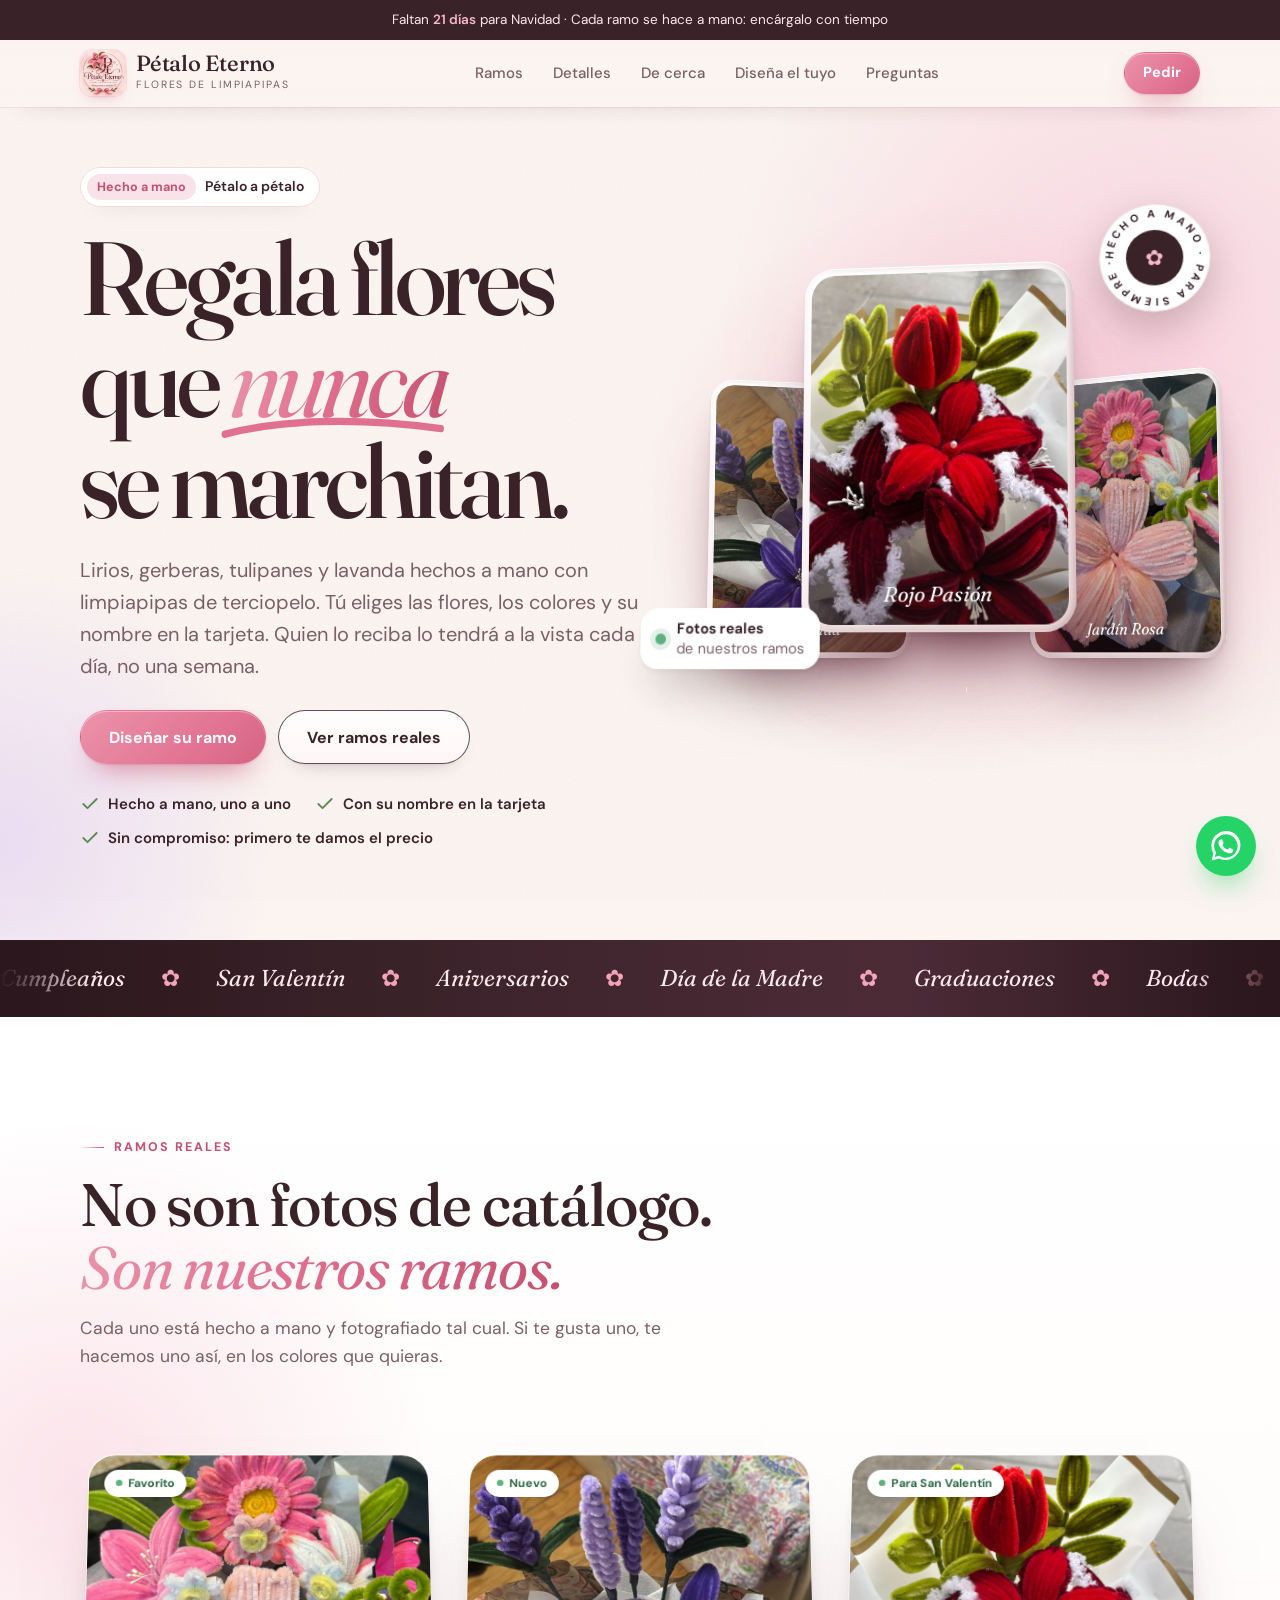
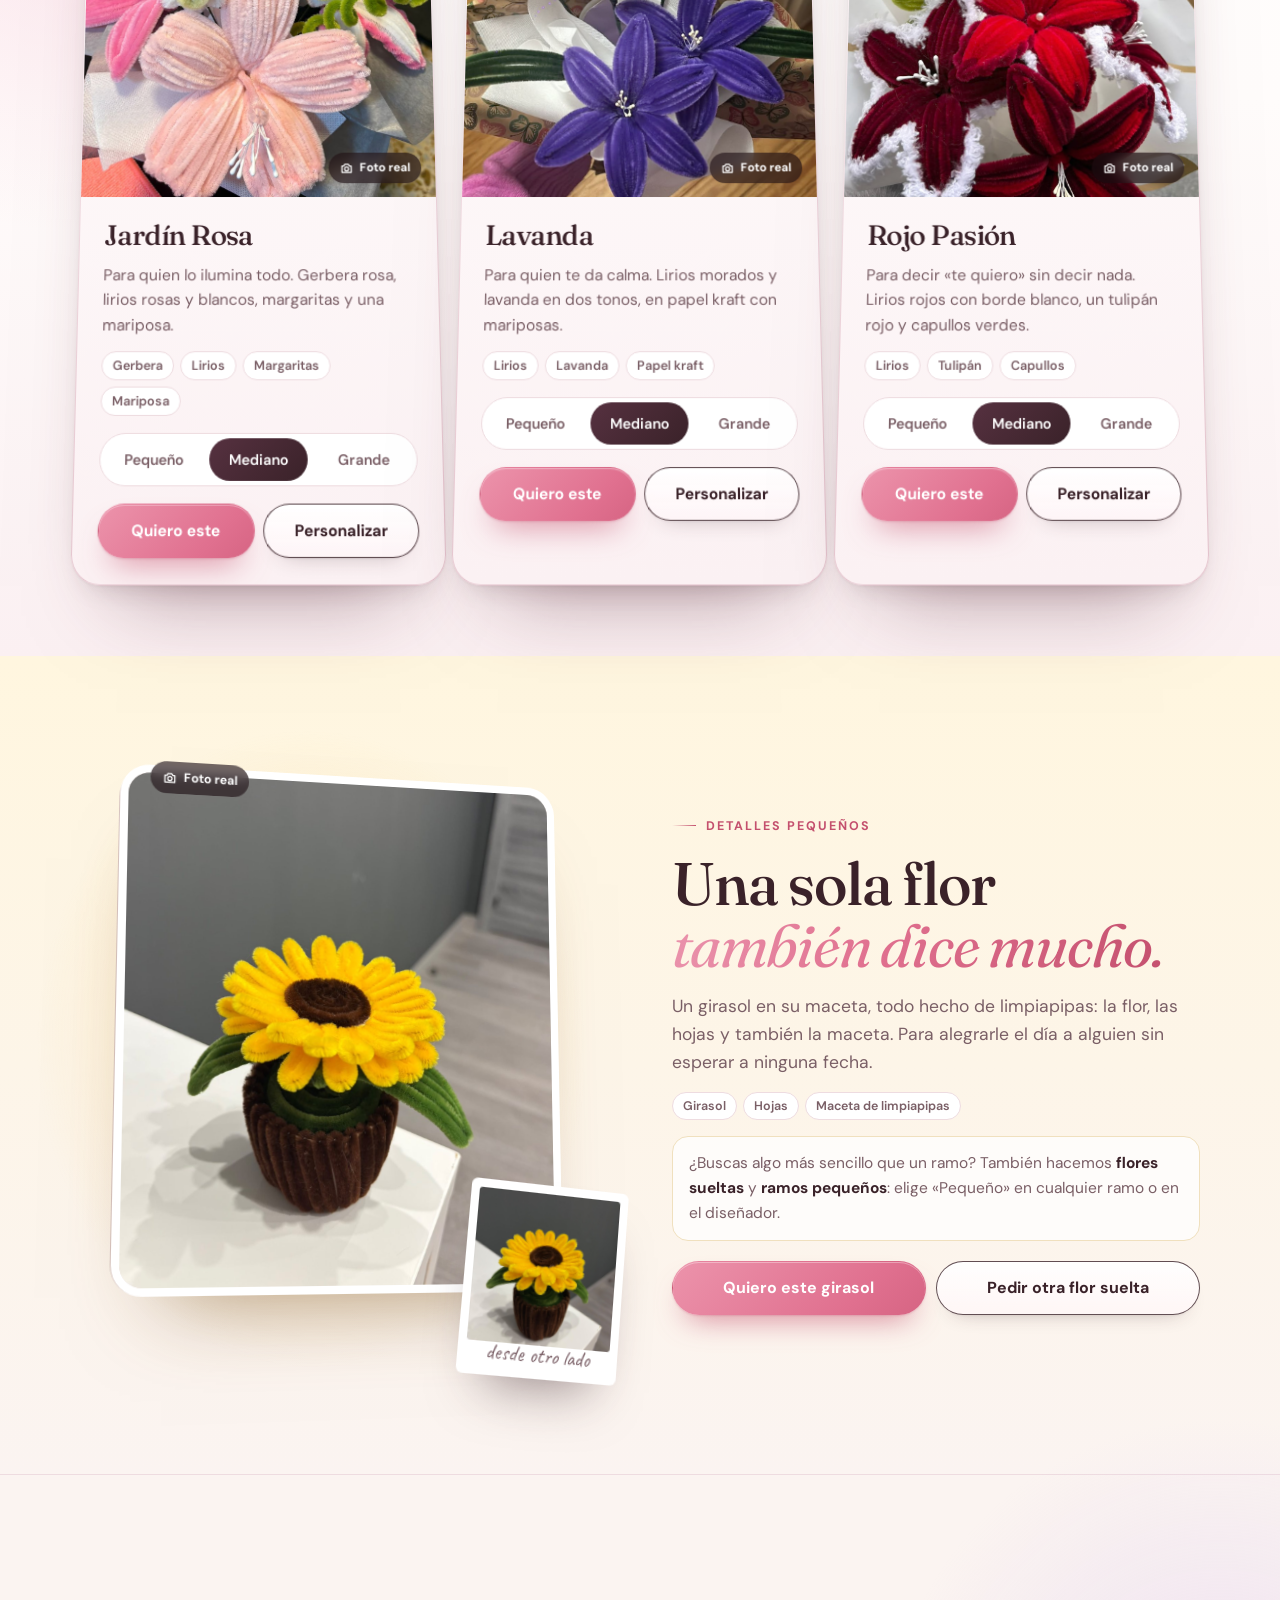
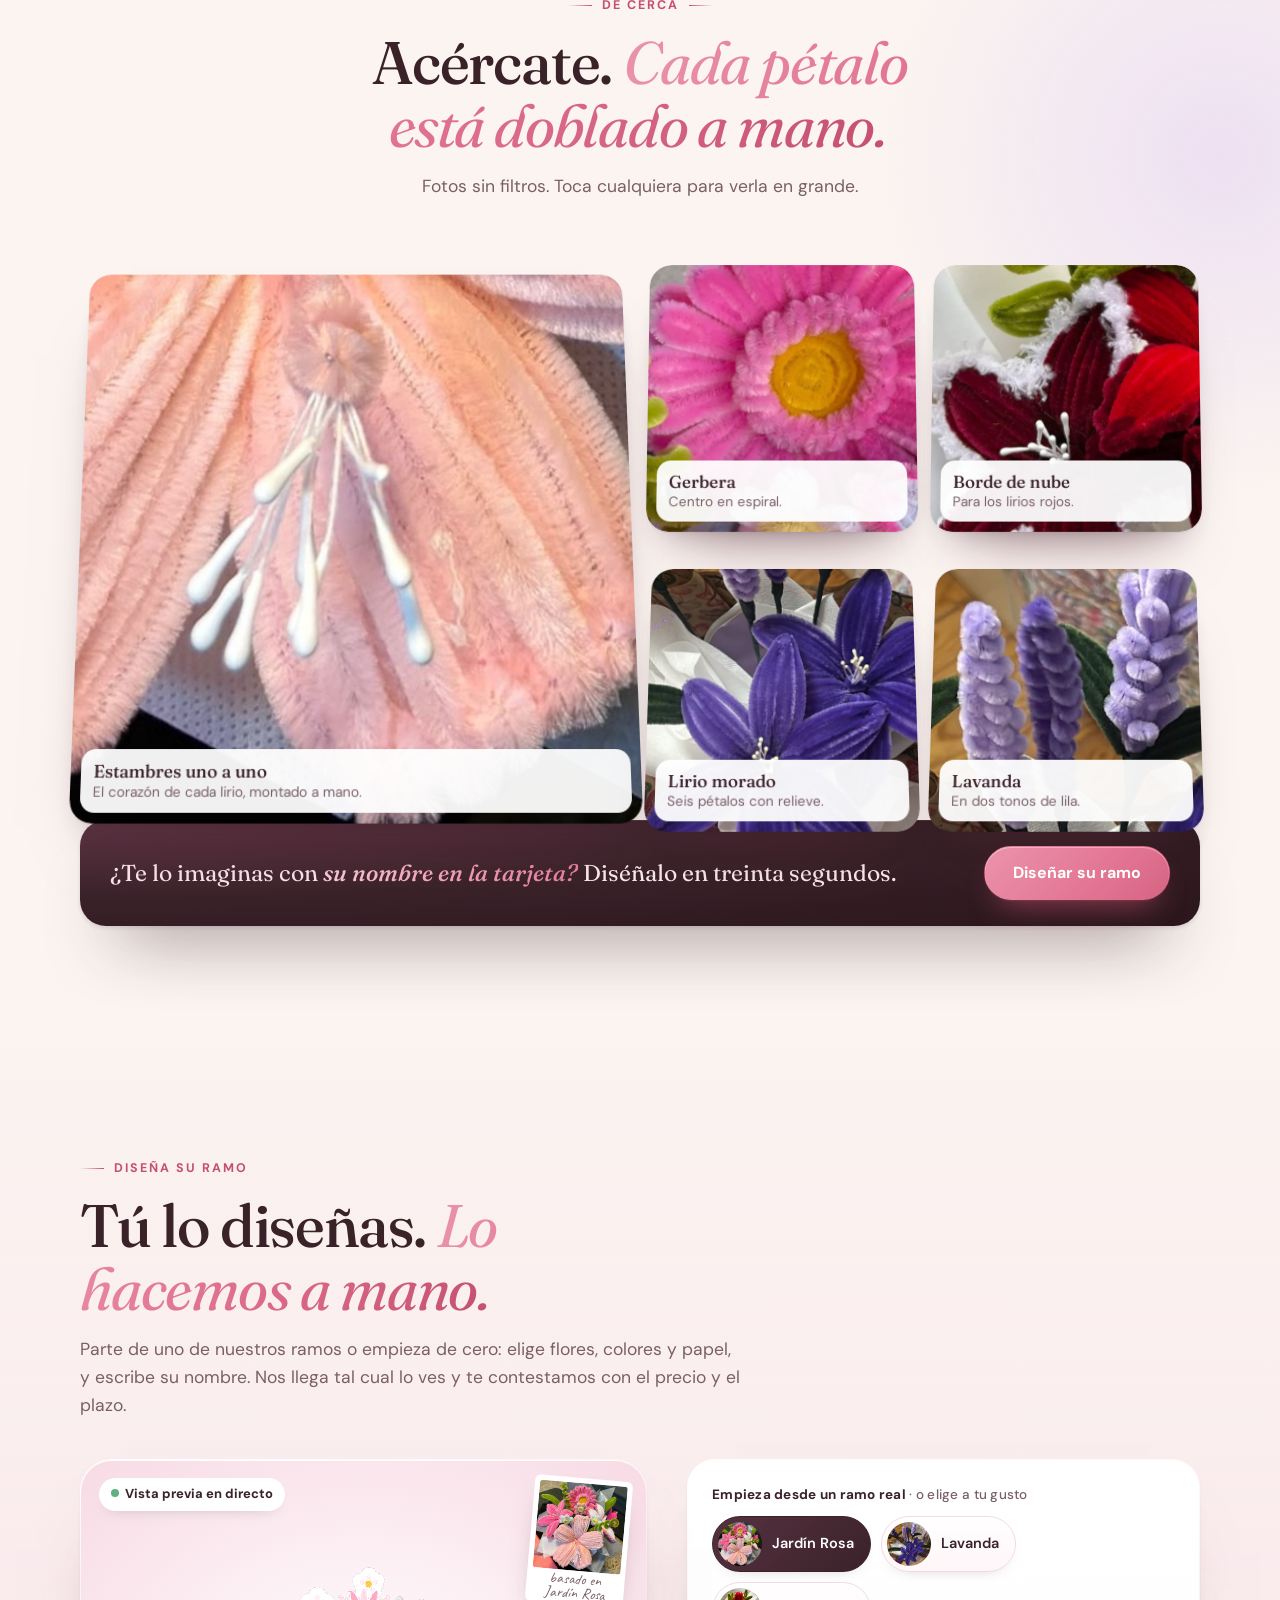
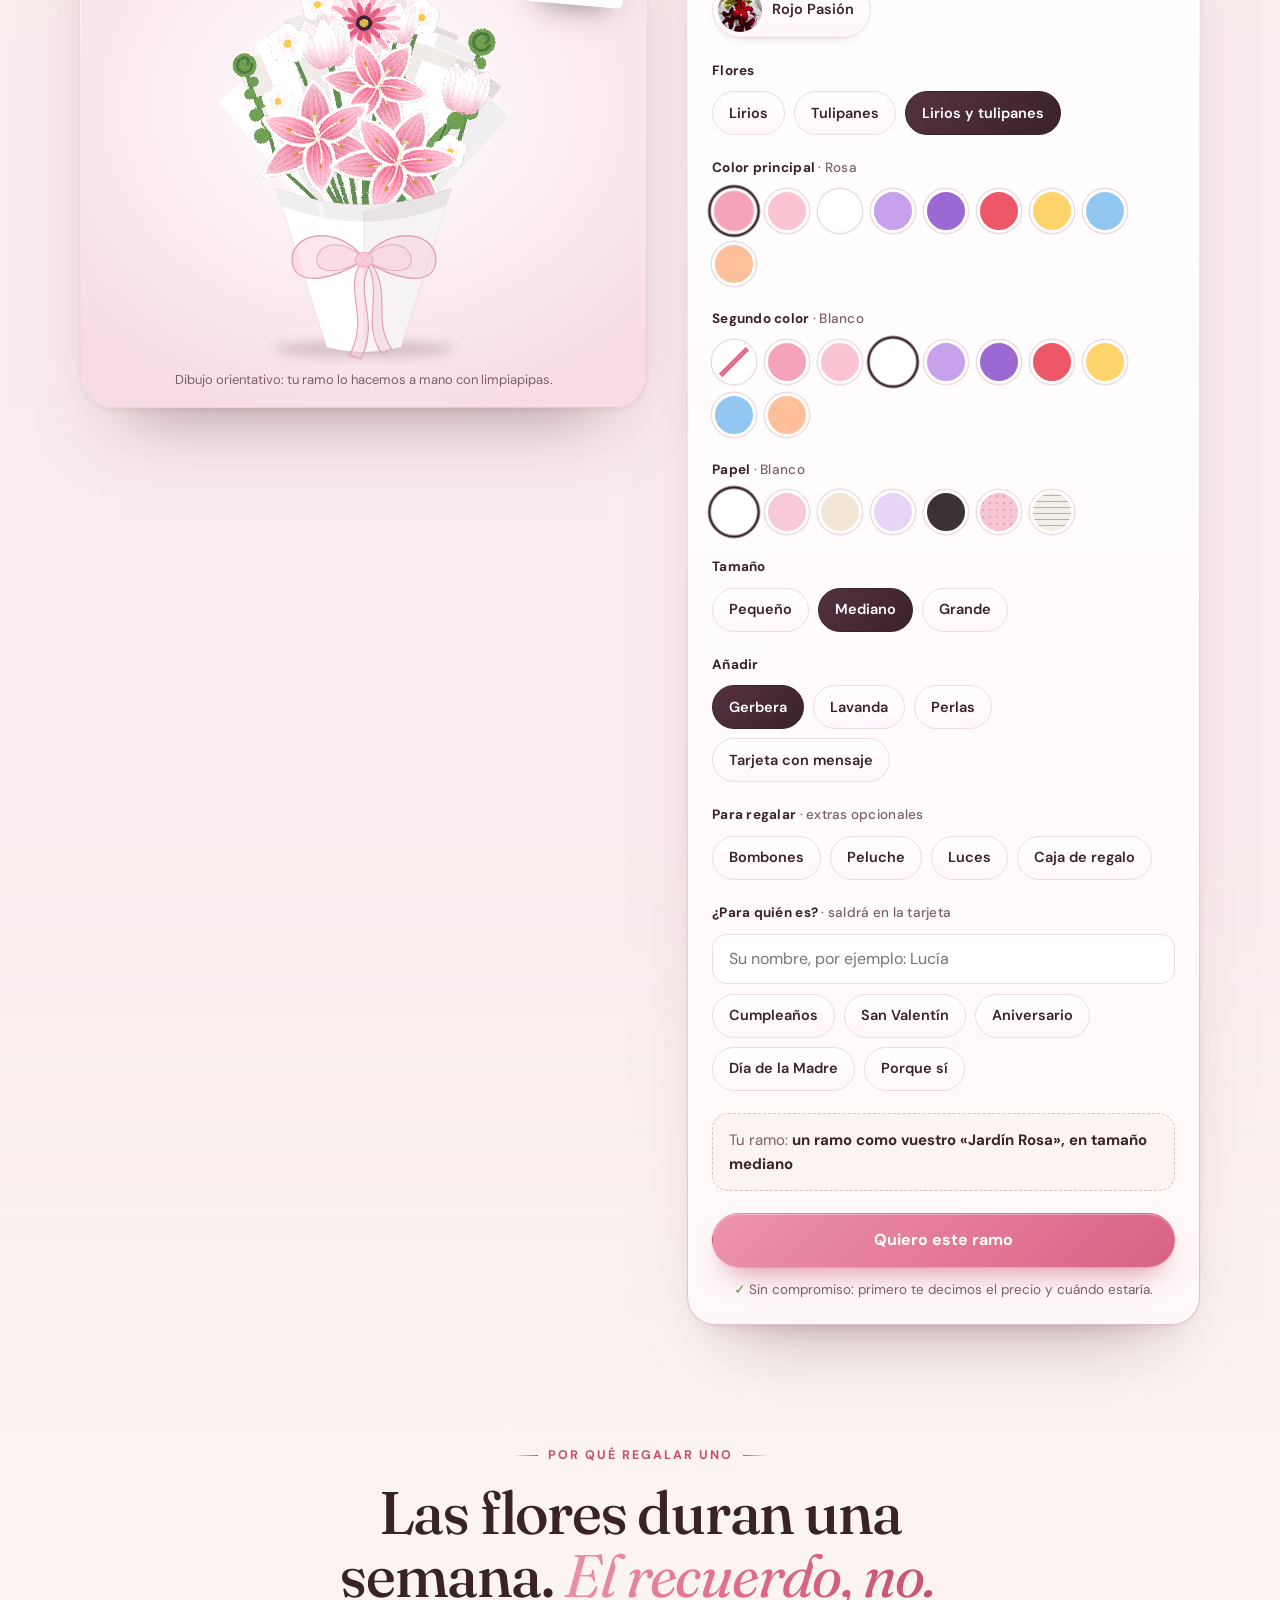
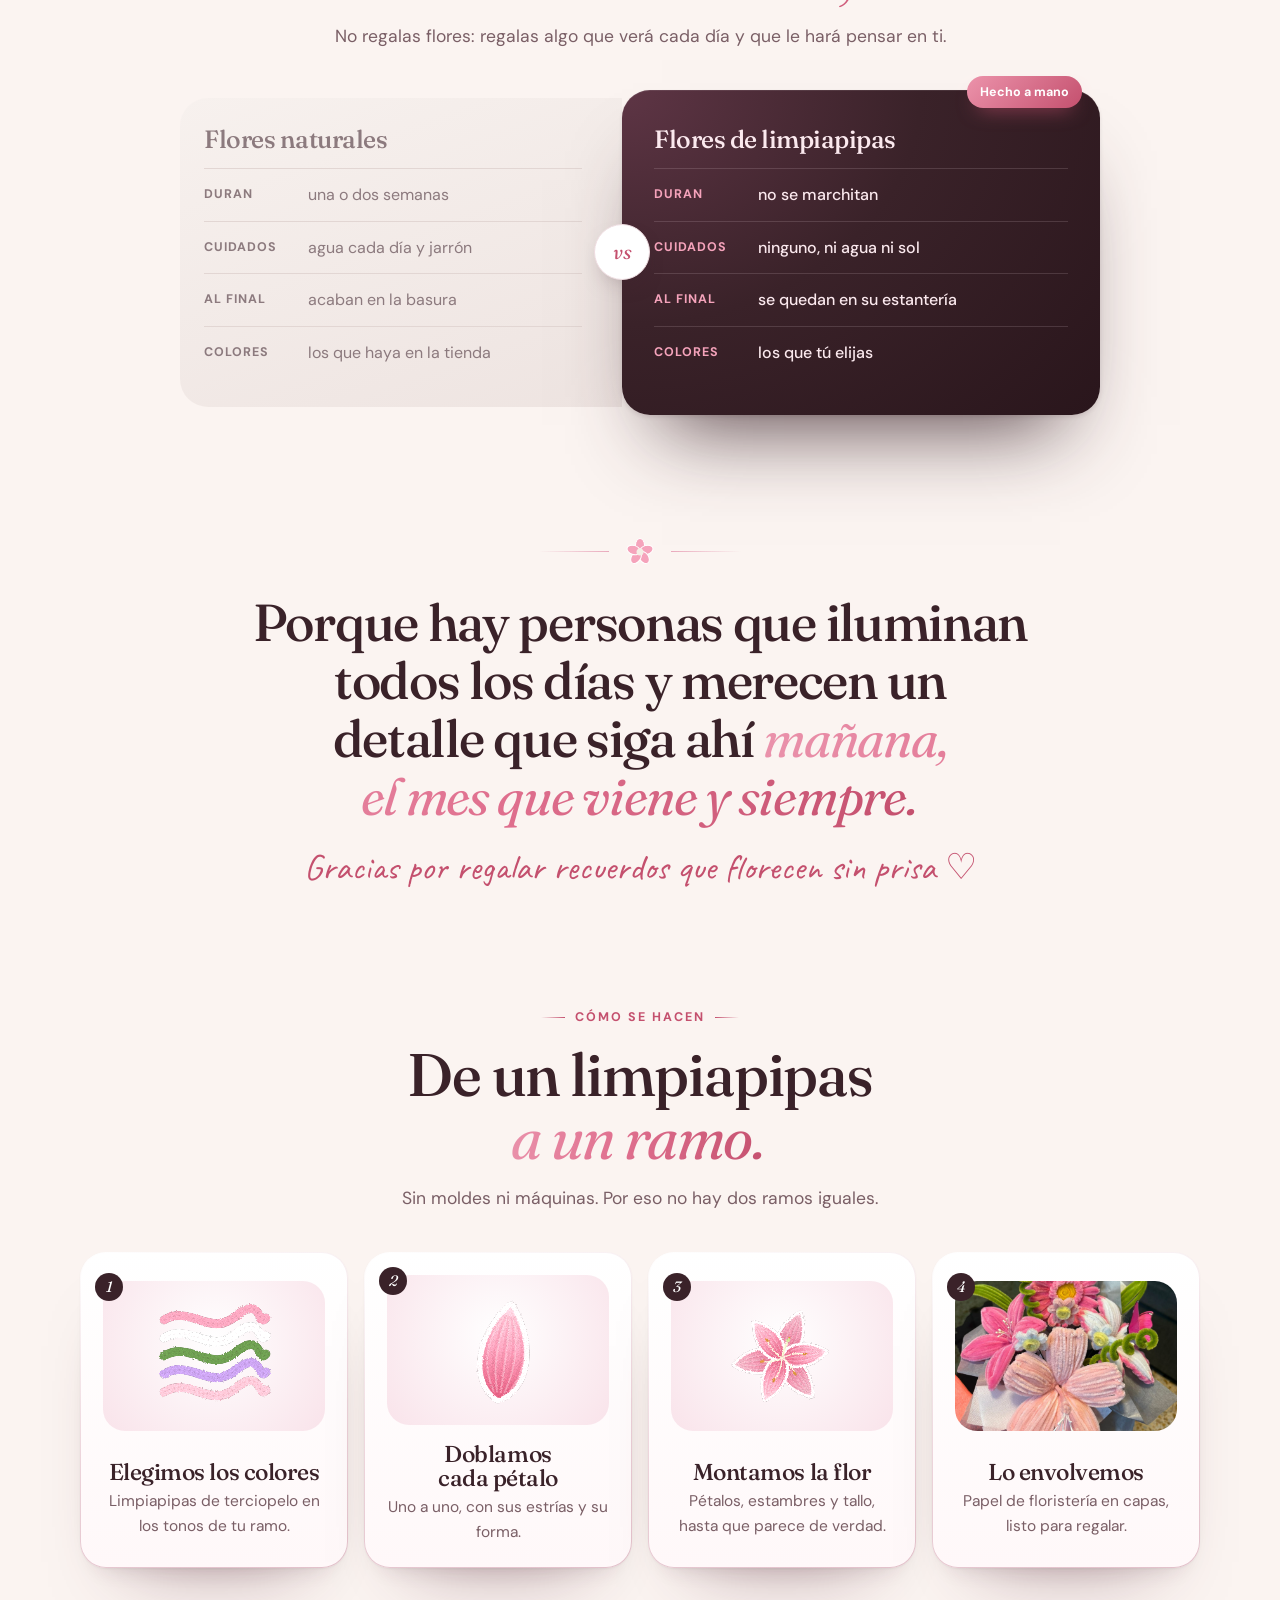
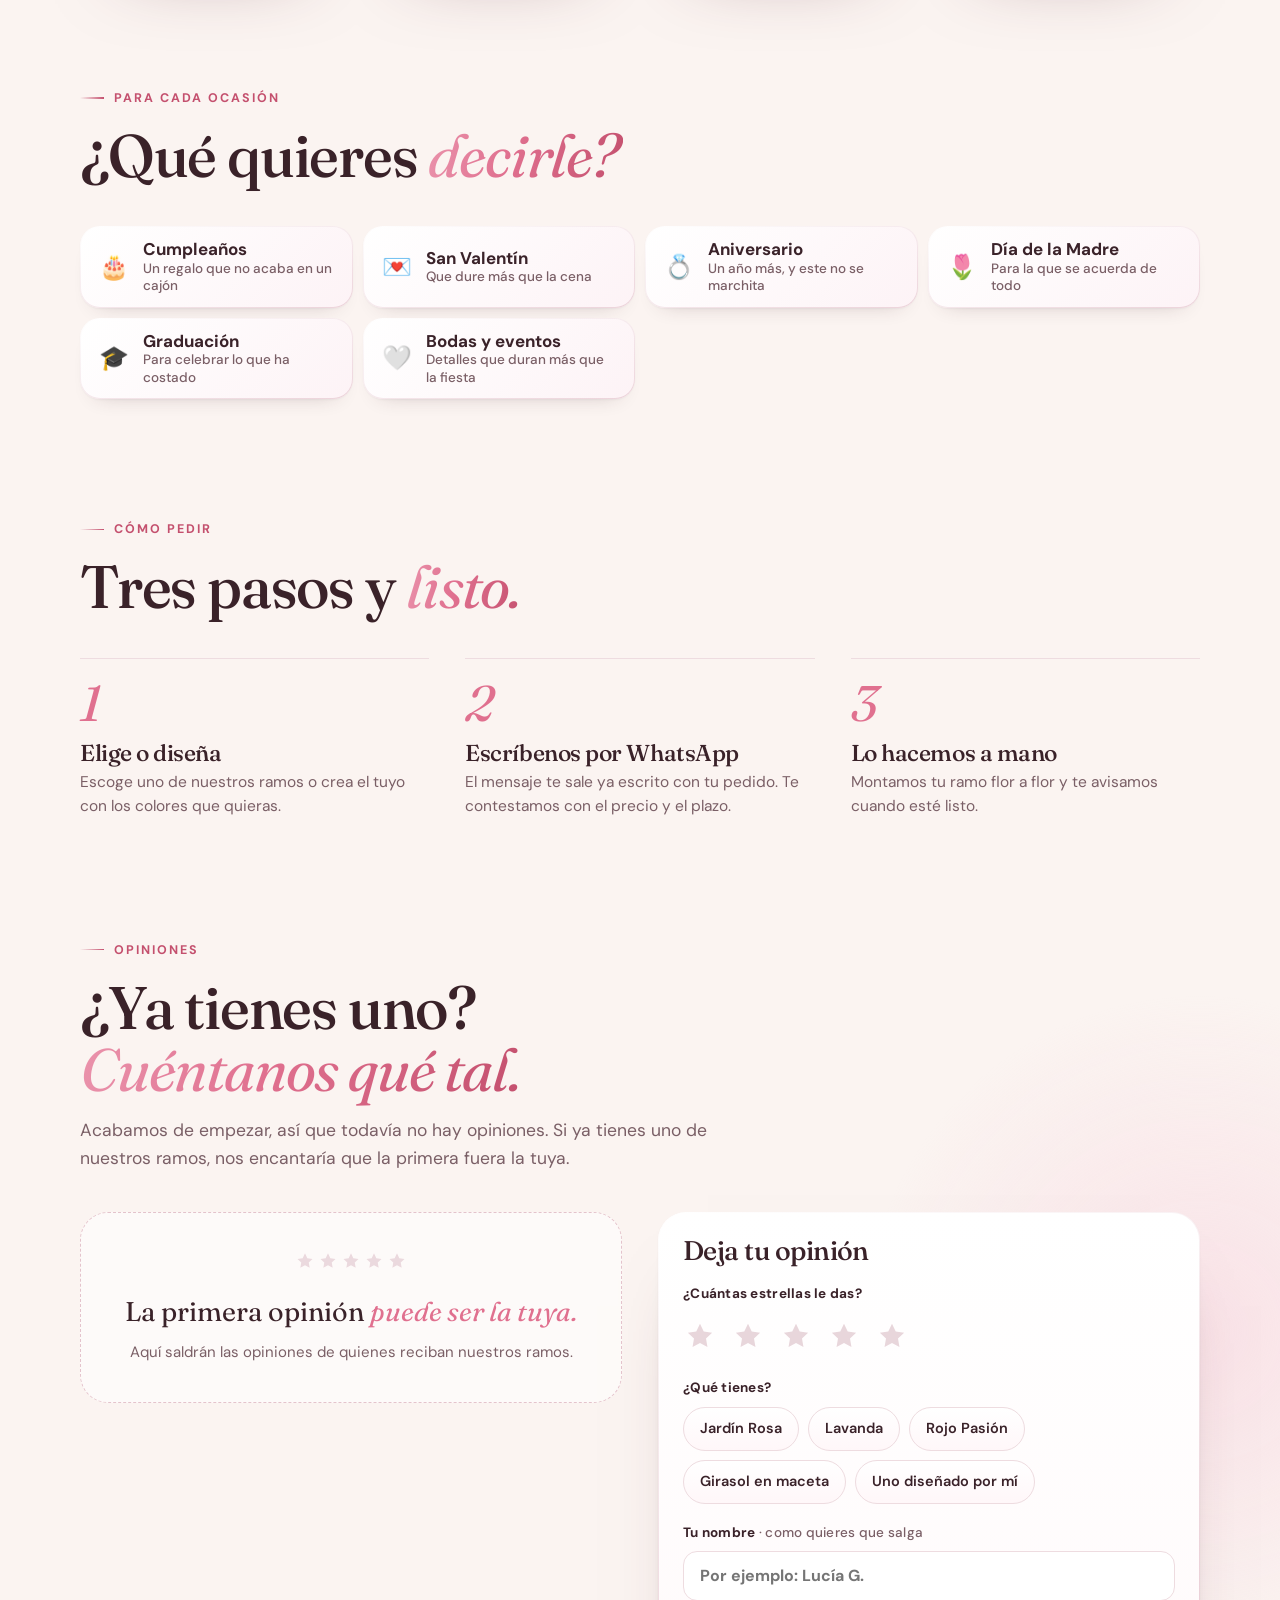
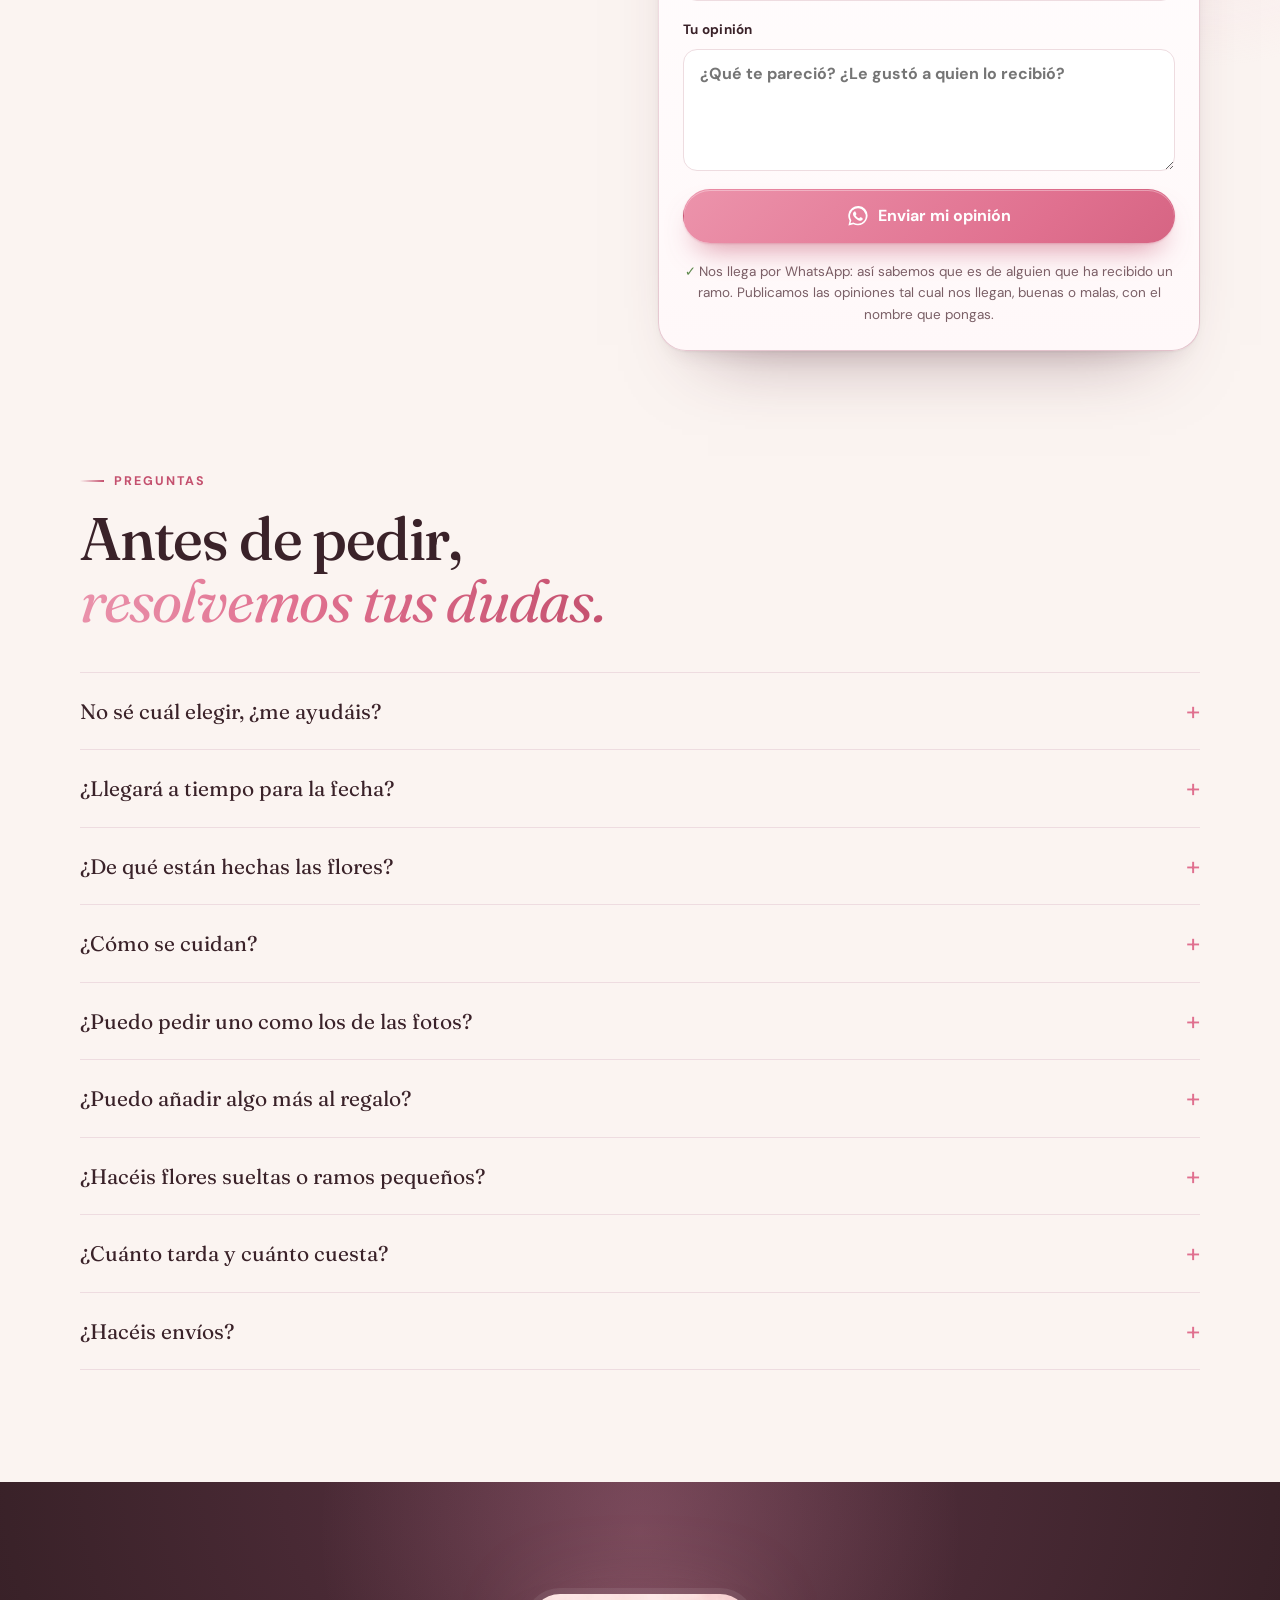
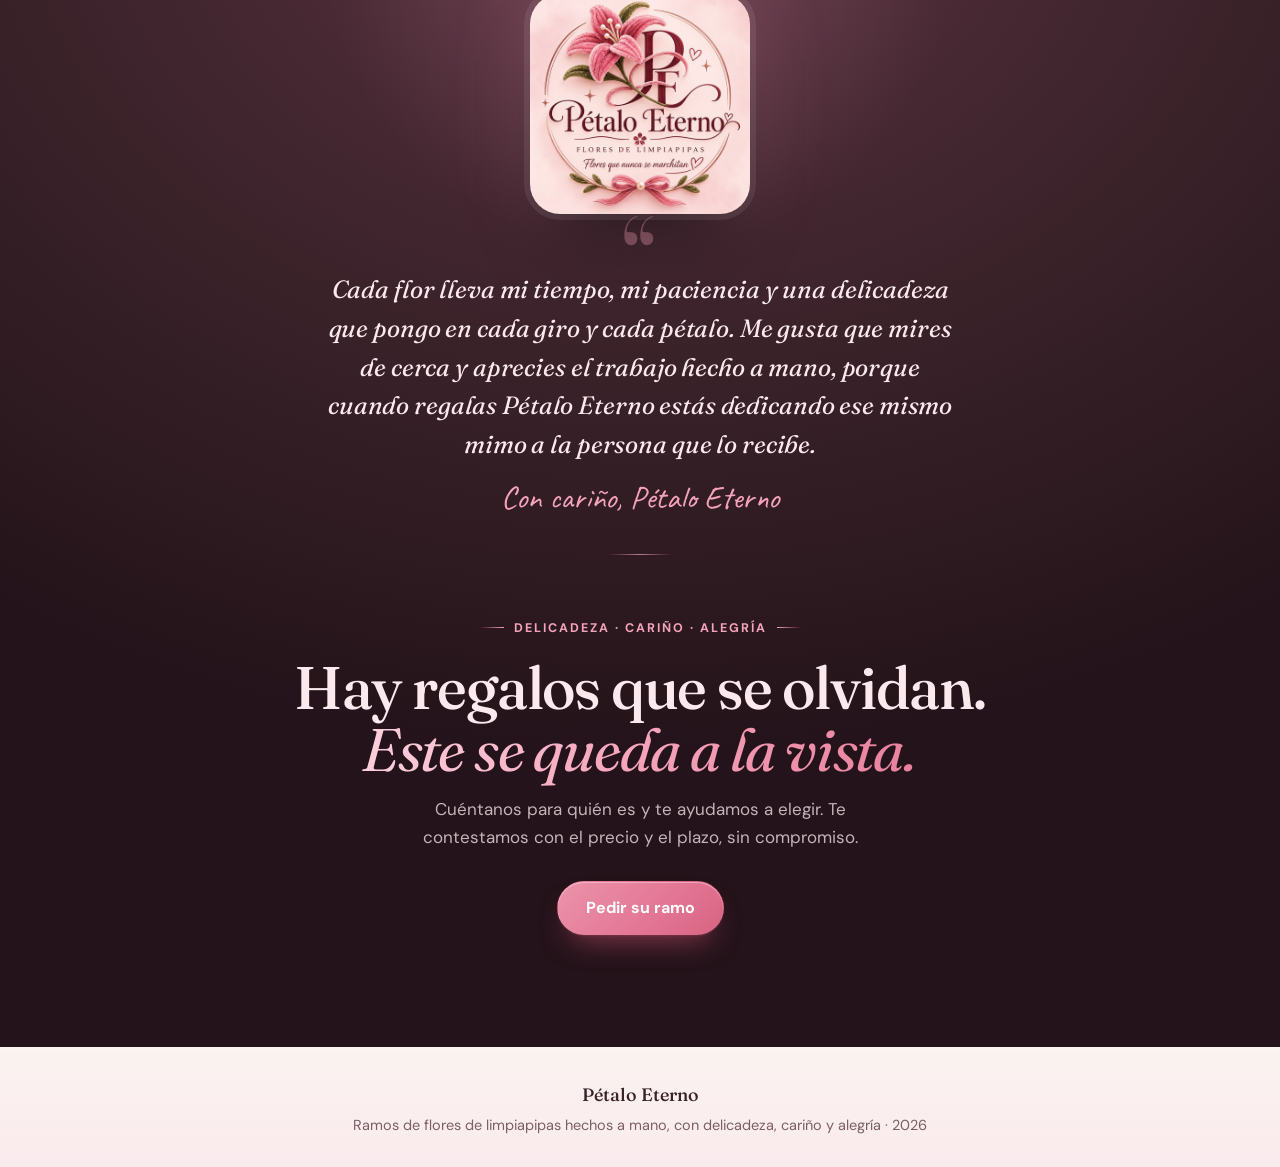
<file: flores/index.html>
<!DOCTYPE html>
<html lang="es">
<head>
    <meta charset="UTF-8">
    <meta name="viewport" content="width=device-width, initial-scale=1, viewport-fit=cover">
    <title>Pétalo Eterno · Ramos de limpiapipas que no se marchitan</title>
    <meta name="description" content="Regala un ramo hecho a mano con limpiapipas: no se marchita, no necesita agua y lleva su nombre en la tarjeta. Diséñalo y pídelo por WhatsApp, sin compromiso.">
    <meta name="theme-color" content="#FBF4F1">
    <meta property="og:title" content="Regala flores que nunca se marchitan">
    <meta property="og:description" content="Ramos de limpiapipas hechos a mano, con su nombre en la tarjeta. Diséñalo y pídelo por WhatsApp.">
    <meta property="og:image" content="https://petaloeterno.vercel.app/img/compartir.jpg">
    <meta property="og:image:width" content="1200">
    <meta property="og:image:height" content="630">
    <meta property="og:image:alt" content="Pétalo Eterno: regala flores de limpiapipas que nunca se marchitan">
    <meta property="og:url" content="https://petaloeterno.vercel.app/">
    <meta property="og:site_name" content="Pétalo Eterno">
    <meta property="og:locale" content="es_ES">
    <meta property="og:type" content="website">
    <meta name="twitter:card" content="summary_large_image">
    <link rel="canonical" href="https://petaloeterno.vercel.app/">
    <link rel="icon" href="favicon.svg" type="image/svg+xml">
    <link rel="icon" href="favicon-64.png" sizes="64x64" type="image/png">
    <link rel="apple-touch-icon" href="apple-touch-icon.png">
    <meta name="robots" content="noindex">
    <link rel="preconnect" href="https://fonts.googleapis.com">
    <link rel="preconnect" href="https://fonts.gstatic.com" crossorigin>
    <link href="https://fonts.googleapis.com/css2?family=Fraunces:ital,opsz,wght@0,9..144,400;0,9..144,500;0,9..144,600;1,9..144,400;1,9..144,500&family=DM+Sans:wght@400;500;600;700&family=Caveat:wght@500;600&display=swap" rel="stylesheet">
    <style>
        :root { --bg: #FBF4F1; --paper: #FFFFFF; --ink: #3A2229; --soft: #7A5F66; --line: #EEDCE0; --rose: #E0708F; --rose-d: #C4506E; --blush: #F9E3EA; --sage: #5E8A4E; --serif: 'Fraunces', Georgia, serif; --sans: 'DM Sans', system-ui, sans-serif; --hand: 'Caveat', cursive; --ease: cubic-bezier(0.22, 1, 0.36, 1); }
        * { box-sizing: border-box; margin: 0; padding: 0; }
        html { scroll-behavior: smooth; -webkit-text-size-adjust: 100%; }
        body { background: var(--bg); color: var(--ink); font-family: var(--sans); font-size: 17px; line-height: 1.6; -webkit-font-smoothing: antialiased; -webkit-tap-highlight-color: transparent; overflow-x: hidden; padding-bottom: 84px; }
        body::before { content: ""; position: fixed; inset: 0; z-index: -1; pointer-events: none; opacity: .5; background-image: url("data:image/svg+xml,%3Csvg xmlns='http://www.w3.org/2000/svg' width='180' height='180'%3E%3Cfilter id='n'%3E%3CfeTurbulence type='fractalNoise' baseFrequency='.85' numOctaves='2' stitchTiles='stitch'/%3E%3CfeColorMatrix values='0 0 0 0 .55 0 0 0 0 .35 0 0 0 0 .4 0 0 0 .06 0'/%3E%3C/filter%3E%3Crect width='100%25' height='100%25' filter='url(%23n)'/%3E%3C/svg%3E"); }
        a { color: inherit; text-decoration: none; }
        button { font: inherit; color: inherit; cursor: pointer; background: none; border: 0; }
        img, svg { display: block; max-width: 100%; }
        .wrap { max-width: 1160px; margin: 0 auto; padding: 0 20px; }
        h1, h2, h3 { font-family: var(--serif); font-weight: 500; line-height: 1.04; letter-spacing: -0.02em; text-wrap: balance; }
        h2 { font-size: clamp(36px, 7vw, 60px); }
        em { font-style: italic; color: var(--rose); font-weight: 400; }
        .kicker { display: inline-flex; align-items: center; gap: 10px; font-size: 12.5px; font-weight: 700; letter-spacing: 0.16em; text-transform: uppercase; color: var(--rose-d); margin-bottom: 16px; }
        .kicker::before { content: ""; width: 24px; height: 1.5px; background: currentColor; }
        :focus-visible { outline: 2px solid var(--rose); outline-offset: 3px; border-radius: 8px; }

        .btn { display: inline-flex; align-items: center; justify-content: center; gap: 10px; min-height: 54px; padding: 0 28px; border-radius: 999px; font-weight: 700; font-size: 16px; border: 1.5px solid transparent; transition: background-color .25s ease, color .25s ease, transform .15s ease, box-shadow .25s ease; }
        .btn:active { transform: scale(0.97); }
        .btn-rose { background: var(--rose); color: #fff; box-shadow: 0 16px 32px -16px rgba(196,80,110,.75), inset 0 1px 0 rgba(255,255,255,.25); }
        .btn-line { border-color: rgba(58,34,41,.8); }
        .btn svg { width: 20px; height: 20px; }
        @media (hover: hover) { .btn-rose:hover { background: var(--rose-d); } .btn-line:hover { background: var(--ink); color: var(--bg); } }
        .rv { opacity: 0; transform: translateY(26px); transition: opacity 1s var(--ease), transform 1s var(--ease); }
        .rv.in { opacity: 1; transform: none; }
        .foto { position: relative; overflow: hidden; background: #EADAD5; }
        .foto img { width: 100%; height: 100%; object-fit: cover; }
        .zoom { cursor: zoom-in; }

        .cinta { background: var(--ink); color: #FBE9EE; font-size: 13.5px; text-align: center; padding: 9px 16px; }
        .cinta b { color: #F7B9CB; font-weight: 600; }

        /* Cabecera */
        .top { position: sticky; top: 0; z-index: 40; background: rgba(251,244,241,.86); backdrop-filter: blur(14px); -webkit-backdrop-filter: blur(14px); border-bottom: 1px solid var(--line); }
        .top .wrap { display: flex; align-items: center; justify-content: space-between; height: 66px; }
        .logo { display: flex; align-items: center; gap: 10px; }
        .logo i { width: 34px; height: 34px; border-radius: 50%; background: #fff; border: 1px solid var(--line); display: grid; place-items: center; }
        .logo i svg { width: 22px; height: 22px; }
        .logo b { font-family: var(--serif); font-weight: 500; font-size: 22px; letter-spacing: -0.01em; line-height: 1; display: block; }
        .logo small { display: block; font-size: 10.5px; letter-spacing: .18em; text-transform: uppercase; color: var(--soft); margin-top: 3px; }
        .nav { display: none; gap: 30px; font-size: 15px; font-weight: 500; color: var(--soft); }
        .nav a { position: relative; transition: color .2s ease; }
        .nav a::after { content: ""; position: absolute; left: 0; right: 0; bottom: -5px; height: 1.5px; background: var(--rose); transform: scaleX(0); transition: transform .35s var(--ease); }
        @media (hover: hover) { .nav a:hover { color: var(--ink); } .nav a:hover::after { transform: scaleX(1); } }
        .top .btn { min-height: 42px; padding: 0 18px; font-size: 14.5px; }

        /* Portada */
        .hero { position: relative; overflow: hidden; padding: 36px 0 70px; }
        .hero::before { content: ""; position: absolute; width: 900px; height: 900px; right: -320px; top: -220px; border-radius: 50%; background: radial-gradient(circle, #F8D3DF 0%, rgba(248,211,223,.45) 38%, transparent 68%); pointer-events: none; }
        .hero::after { content: ""; position: absolute; width: 600px; height: 600px; left: -300px; bottom: -200px; border-radius: 50%; background: radial-gradient(circle, rgba(221,201,243,.55) 0%, transparent 65%); pointer-events: none; }
        .hero .wrap { position: relative; z-index: 2; display: grid; gap: 40px; }
        .pill { display: inline-flex; align-items: center; gap: 9px; font-size: 14px; font-weight: 600; background: #fff; border: 1px solid var(--line); border-radius: 999px; padding: 6px 15px 6px 6px; margin-bottom: 20px; box-shadow: 0 10px 24px -18px rgba(58,34,41,.4); }
        .pill b { background: var(--blush); color: var(--rose-d); border-radius: 999px; padding: 3px 10px; font-size: 12.5px; }
        .hero h1 { font-size: clamp(52px, 13vw, 104px); letter-spacing: -0.04em; line-height: .98; }
        .subraya { position: relative; display: inline-block; }
        .subraya svg { position: absolute; left: -4%; width: 108%; bottom: -.12em; height: .28em; overflow: visible; }
        .subraya path { stroke-dasharray: 400; stroke-dashoffset: 400; animation: traza 1.4s var(--ease) .6s forwards; }
        @keyframes traza { to { stroke-dashoffset: 0; } }
        .hero p.lead { font-size: clamp(17px, 2.4vw, 20px); color: var(--soft); max-width: 30em; margin: 22px 0 28px; }
        .hero .cta { display: flex; flex-wrap: wrap; gap: 12px; }
        .ventajas { list-style: none; display: flex; flex-wrap: wrap; gap: 10px 24px; margin-top: 28px; font-size: 15px; font-weight: 600; }
        .ventajas li { display: flex; align-items: center; gap: 8px; }
        .ventajas svg { width: 20px; height: 20px; color: var(--sage); }

        .marco { position: relative; max-width: 520px; width: 100%; margin: 0 auto; padding: 0 8px 40px; }
        .arco { border-radius: 260px 260px 30px 30px; aspect-ratio: 4 / 4.6; box-shadow: 0 50px 80px -50px rgba(90,40,55,.6); border: 8px solid #fff; }
        .arco img { object-position: 50% 42%; animation: acerca 16s ease-out forwards; }
        @keyframes acerca { from { transform: scale(1.1); } to { transform: scale(1); } }
        .polaroid { position: absolute; right: -6px; bottom: 0; width: 42%; background: #fff; padding: 8px 8px 30px; border-radius: 6px; transform: translateZ(var(--z, 0px)) rotate(6deg); box-shadow: 0 30px 50px -26px rgba(58,34,41,.55); animation: flota 6s ease-in-out infinite; }
        .polaroid .foto { aspect-ratio: 1; border-radius: 3px; }
        .polaroid span { position: absolute; left: 0; right: 0; bottom: 5px; text-align: center; font-family: var(--hand); font-size: 20px; color: var(--soft); }
        @keyframes flota { 0%, 100% { transform: translateZ(var(--z, 0px)) rotate(6deg) translateY(0); } 50% { transform: translateZ(var(--z, 0px)) rotate(5deg) translateY(-8px); } }
        .sello { position: absolute; left: -4px; top: 6%; z-index: 5; width: 104px; height: 104px; animation: gira 24s linear infinite; }
        .sello-c { position: absolute; left: -4px; top: 6%; z-index: 6; width: 104px; height: 104px; display: grid; place-items: center; pointer-events: none; }
        .sello-c span { width: 52px; height: 52px; border-radius: 50%; background: var(--ink); color: #F7B9CB; display: grid; place-items: center; font-size: 20px; }
        @keyframes gira { from { transform: translateZ(var(--z, 0px)) rotate(0deg); } to { transform: translateZ(var(--z, 0px)) rotate(360deg); } }
        .real { position: absolute; left: 6%; bottom: 52px; z-index: 6; background: #fff; border-radius: 16px; padding: 10px 14px; display: flex; gap: 10px; align-items: center; font-size: 13.5px; line-height: 1.3; box-shadow: 0 18px 36px -20px rgba(58,34,41,.5); }
        .real i { width: 10px; height: 10px; border-radius: 50%; background: #5FB27F; flex-shrink: 0; box-shadow: 0 0 0 5px rgba(95,178,127,.18); }
        .real b { display: block; font-weight: 700; }
        .real span { color: var(--soft); }
        .nota { display: none; position: absolute; z-index: 6; font-family: var(--hand); font-size: 25px; line-height: 1; color: var(--rose-d); white-space: nowrap; }
        .nota svg { position: absolute; width: 70px; height: 50px; overflow: visible; }
        .petalo { position: absolute; top: 0; width: 13px; height: 18px; border-radius: 60% 60% 60% 0; background: #F5A3BB; opacity: 0; animation: cae linear infinite; z-index: 1; pointer-events: none; }
        @keyframes cae { 0% { transform: translate(0, -30px) rotate(0); opacity: 0; } 12% { opacity: .8; } 100% { transform: translate(70px, 640px) rotate(320deg); opacity: 0; } }

        section { padding: 80px 0; position: relative; }
        .head { max-width: 660px; margin-bottom: 40px; }
        .head p { color: var(--soft); margin-top: 16px; font-size: 17.5px; }
        .center { text-align: center; margin-left: auto; margin-right: auto; }
        .center .kicker::after { content: ""; width: 24px; height: 1.5px; background: currentColor; }

        .franja { background: var(--ink); color: #FBE9EE; padding: 20px 0; overflow: hidden; white-space: nowrap; }
        .franja div { display: inline-flex; gap: 36px; animation: corre 36s linear infinite; font-family: var(--serif); font-style: italic; font-size: 23px; }
        .franja span::after { content: "✿"; margin-left: 36px; color: #F5A3BB; font-style: normal; }
        @keyframes corre { to { transform: translateX(-50%); } }

        /* Catálogo */
        .cat { background: var(--paper); border-top: 1px solid var(--line); border-bottom: 1px solid var(--line); }
        .ramos { display: grid; gap: 22px; }
        .card { border: 1px solid var(--line); border-radius: 28px; overflow: hidden; background: var(--bg); display: grid; grid-template-rows: auto 1fr; box-shadow: 0 24px 50px -40px rgba(58,34,41,.5); transition: transform .5s var(--ease), box-shadow .5s var(--ease); }
        @media (hover: hover) { .card:hover { transform: translateY(-6px); box-shadow: 0 34px 60px -40px rgba(58,34,41,.6); } }
        .card .foto { aspect-ratio: 1 / 1.02; }
        .card .foto img { transition: transform 1.2s var(--ease), opacity .6s ease; }
        .card .foto .b { position: absolute; inset: 0; opacity: 0; }
        @media (hover: hover) { .card:hover .foto img { transform: scale(1.05); } .card:hover .foto .b { opacity: 1; } }
        .card .dib { aspect-ratio: 1 / 1.02; background: radial-gradient(85% 70% at 50% 42%, #fff, #F8DCE5); padding: 14px 40px 0; }
        .card .dib svg { width: 100%; height: 100%; }
        .card .tag { position: absolute; left: 16px; top: 16px; z-index: 2; font-size: 12.5px; font-weight: 700; background: #fff; border-radius: 999px; padding: 5px 12px; color: var(--rose-d); box-shadow: 0 6px 16px -10px rgba(0,0,0,.3); }
        .card .tag.ok { color: #2F6B45; }
        .card .tag.ok::before { content: ""; display: inline-block; width: 7px; height: 7px; border-radius: 50%; background: #5FB27F; margin-right: 6px; vertical-align: 1px; }
        .card .in { padding: 24px; display: grid; gap: 12px; align-content: start; }
        .card h3 { font-size: 28px; }
        .card p { color: var(--soft); font-size: 15.5px; }
        .lleva { display: flex; flex-wrap: wrap; gap: 6px; }
        .lleva span { font-size: 12.5px; font-weight: 600; color: var(--soft); background: #fff; border: 1px solid var(--line); border-radius: 999px; padding: 3px 10px; }
        .tams { display: flex; gap: 6px; background: #fff; border: 1px solid var(--line); border-radius: 999px; padding: 4px; margin-top: 4px; }
        .tams button { flex: 1; white-space: nowrap; min-height: 40px; border-radius: 999px; font-weight: 600; font-size: 14px; color: var(--soft); transition: background-color .25s ease, color .25s ease; }
        .tams button[aria-pressed="true"] { background: var(--ink); color: #fff; }
        .card .btn { width: 100%; margin-top: 4px; align-self: end; }

        .card .foto .real-t { position: absolute; right: 14px; bottom: 14px; z-index: 2; display: inline-flex; align-items: center; gap: 6px; font-size: 12px; font-weight: 700; color: #fff; background: rgba(28,14,18,.62); backdrop-filter: blur(6px); -webkit-backdrop-filter: blur(6px); border-radius: 999px; padding: 6px 11px; }
        .card .foto .real-t svg { width: 14px; height: 14px; }
        .card .acc { display: grid; grid-template-columns: 1fr 1fr; gap: 8px; margin-top: 4px; }
        .card .acc .btn { margin: 0; min-height: 50px; padding: 0 10px; font-size: 15px; white-space: nowrap; }
        .gancho { margin-top: 28px; background: var(--ink); color: #FBE9EE; border-radius: 26px; padding: 24px; display: grid; gap: 16px; align-items: center; box-shadow: 0 30px 60px -40px rgba(58,34,41,.8); }
        .gancho p { font-family: var(--serif); font-size: 23px; line-height: 1.25; }
        .gancho b { color: #F5A3BB; font-weight: 500; font-style: italic; }
        .reales { display: flex; gap: 10px; flex-wrap: wrap; }
        .reales button { display: flex; align-items: center; gap: 10px; min-height: 56px; padding: 5px 16px 5px 5px; border-radius: 999px; border: 1.5px solid var(--line); background: #fff; font-weight: 600; font-size: 14.5px; transition: border-color .2s ease, background-color .2s ease, color .2s ease; }
        .reales button img { width: 44px; height: 44px; border-radius: 50%; object-fit: cover; }
        .reales button[aria-pressed="true"] { border-color: var(--ink); background: var(--ink); color: #fff; }
        .vista .desde { position: absolute; right: 18px; top: 18px; z-index: 2; width: 98px; background: #fff; padding: 5px 5px 34px; border-radius: 6px; transform: rotate(5deg); box-shadow: 0 16px 30px -16px rgba(58,34,41,.55); display: none; }
        .vista .desde.on { display: block; animation: abre .4s var(--ease); }
        .vista .desde img { width: 100%; aspect-ratio: 1; object-fit: cover; border-radius: 3px; }
        .vista .desde span { position: absolute; left: 0; right: 0; bottom: 4px; text-align: center; font-family: var(--hand); font-size: 15px; line-height: .95; color: var(--soft); }

        .versus { display: grid; gap: 14px; align-items: stretch; max-width: 920px; margin: 0 auto; position: relative; }
        .vcol { border-radius: 28px; padding: 28px 24px; position: relative; }
        .vcol h3 { font-size: 25px; margin-bottom: 16px; }
        .vcol ul { list-style: none; display: grid; }
        .vcol li { display: grid; grid-template-columns: 92px 1fr; gap: 12px; padding: 13px 0; border-top: 1px solid; font-size: 16px; }
        .vcol li span { font-size: 12.5px; font-weight: 700; letter-spacing: .08em; text-transform: uppercase; padding-top: 2px; }
        .nat { background: #F3ECE9; color: #8C7A7E; }
        .nat h3 { color: #8C7A7E; }
        .nat li { border-color: #E2D6D3; }
        .lim { background: var(--ink); color: #FBE9EE; box-shadow: 0 40px 70px -40px rgba(58,34,41,.8); }
        .lim li { border-color: rgba(251,233,238,.14); font-weight: 500; }
        .lim li span { color: #F5A3BB; }
        .sello-v { position: absolute; right: 18px; top: -14px; background: var(--rose); color: #fff; font-size: 12.5px; font-weight: 700; border-radius: 999px; padding: 6px 13px; box-shadow: 0 10px 20px -10px rgba(196,80,110,.8); }
        .vs { display: none; }

        /* De cerca */
        .cerca { display: grid; grid-template-columns: repeat(2, minmax(0, 1fr)); gap: 12px; }
        .cerca figure { position: relative; border-radius: 22px; overflow: hidden; aspect-ratio: 1; box-shadow: 0 24px 40px -34px rgba(58,34,41,.6); }
        .cerca figure img { width: 100%; height: 100%; object-fit: cover; transition: transform 1.2s var(--ease); }
        @media (hover: hover) { .cerca figure:hover img { transform: scale(1.07); } }
        .cerca figcaption { position: absolute; left: 10px; right: 10px; bottom: 10px; background: rgba(255,255,255,.94); border-radius: 14px; padding: 10px 12px; font-size: 13.5px; line-height: 1.3; color: var(--soft); }
        .cerca figcaption b { display: block; font-family: var(--serif); font-weight: 500; font-size: 17px; color: var(--ink); }
        .cerca .grande { grid-column: span 2; aspect-ratio: 1.6; }
        @media (max-width: 759px) { .cerca figure:not(.grande) figcaption { font-size: 0; padding: 7px 11px; left: 8px; right: auto; bottom: 8px; } .cerca figure:not(.grande) figcaption b { font-size: 15px; } }

        /* Por qué */
        .porque { display: grid; gap: 14px; }
        .razon { background: var(--paper); border: 1px solid var(--line); border-radius: 24px; padding: 26px; display: grid; grid-template-columns: 54px 1fr; gap: 18px; align-items: start; box-shadow: 0 20px 40px -34px rgba(58,34,41,.45); }
        .razon i { width: 54px; height: 54px; border-radius: 17px; background: var(--blush); color: var(--rose-d); display: grid; place-items: center; }
        .razon i svg { width: 26px; height: 26px; }
        .razon h3 { font-size: 24px; margin-bottom: 6px; }
        .razon p { color: var(--soft); font-size: 15.5px; }

        /* Proceso */
        .proceso { display: grid; gap: 16px; counter-reset: p; }
        .paso-p { counter-increment: p; background: var(--paper); border: 1px solid var(--line); border-radius: 26px; padding: 22px; display: grid; grid-template-columns: 96px 1fr; gap: 18px; align-items: center; }
        .paso-p .ilu { width: 96px; height: 96px; border-radius: 22px; background: radial-gradient(circle at 50% 40%, #fff, var(--blush)); display: grid; place-items: center; position: relative; }
        .paso-p .ilu.f { overflow: visible; background: none; }
        .paso-p .ilu.f .foto { width: 100%; height: 100%; border-radius: 22px; }
        .paso-p .ilu::after { content: counter(p); position: absolute; left: -8px; top: -8px; width: 28px; height: 28px; border-radius: 50%; background: var(--ink); color: #fff; font-family: var(--serif); font-style: italic; font-size: 15px; display: grid; place-items: center; z-index: 2; }
        .paso-p .ilu svg { width: 82px; height: 82px; }
        .paso-p h3 { font-size: 23px; margin-bottom: 4px; }
        .paso-p p { color: var(--soft); font-size: 15.5px; }

        /* Diseñador */
        .disena { background: linear-gradient(180deg, transparent, rgba(249,227,234,.55) 30%, rgba(249,227,234,.55) 70%, transparent); }
        .lab { display: grid; gap: 26px; align-items: start; }
        .vista { position: relative; background: radial-gradient(70% 60% at 50% 45%, #fff, #F8DCE5); border-radius: 32px; border: 1px solid var(--line); padding: 30px 34px 16px; box-shadow: 0 30px 60px -44px rgba(58,34,41,.55); }
        .vista svg { width: 100%; max-width: 360px; margin: 0 auto; }
        .vista .chip { position: absolute; left: 18px; top: 18px; z-index: 2; font-size: 13px; font-weight: 700; background: #fff; border-radius: 999px; padding: 6px 12px; box-shadow: 0 6px 16px -10px rgba(0,0,0,.25); }
        .vista .chip i { display: inline-block; width: 8px; height: 8px; border-radius: 50%; background: #5FB27F; margin-right: 6px; vertical-align: 1px; animation: late 1.6s ease-in-out infinite; }
        @keyframes late { 50% { opacity: .3; } }
        .vista small { display: block; text-align: center; font-size: 13px; color: var(--soft); margin-top: 6px; }
        .panel { background: var(--paper); border: 1px solid var(--line); border-radius: 28px; padding: 24px; display: grid; gap: 22px; box-shadow: 0 30px 60px -48px rgba(58,34,41,.5); }
        .grupo > b { display: block; font-size: 13.5px; font-weight: 700; letter-spacing: .02em; margin-bottom: 10px; }
        .grupo > b span { font-weight: 500; color: var(--soft); }
        .opts { display: flex; flex-wrap: wrap; gap: 9px; }
        .sw { width: 44px; height: 44px; border-radius: 50%; border: 3px solid #fff; box-shadow: 0 0 0 1.5px var(--line); transition: box-shadow .2s ease, transform .2s ease; }
        .sw[aria-pressed="true"] { box-shadow: 0 0 0 2.5px var(--ink); transform: scale(1.06); }
        .ch { min-height: 44px; padding: 0 16px; border-radius: 999px; border: 1.5px solid var(--line); background: #fff; font-weight: 600; font-size: 14.5px; transition: background-color .2s ease, color .2s ease, border-color .2s ease; }
        .ch[aria-pressed="true"] { background: var(--ink); color: #fff; border-color: var(--ink); }
        .campo { width: 100%; min-height: 50px; border: 1.5px solid var(--line); border-radius: 14px; padding: 0 16px; font: inherit; font-size: 16px; color: var(--ink); background: #fff; }
        .campo:focus { outline: 2px solid var(--rose); outline-offset: 1px; }
        .resumen { background: var(--bg); border: 1px dashed #E0BFC8; border-radius: 16px; padding: 14px 16px; font-size: 15px; color: var(--soft); }
        .resumen b { color: var(--ink); }
        .nota-c { text-align: center; font-size: 13.5px; color: var(--soft); margin-top: -10px; }
        .nota-c::before { content: "✓ "; color: var(--sage); font-weight: 700; }

        .ocas { display: flex; flex-wrap: wrap; gap: 10px; }
        .ocas { display: grid !important; grid-template-columns: repeat(auto-fill, minmax(250px, 1fr)); }
        .ocas a { display: flex; align-items: center; gap: 14px; min-height: 72px; padding: 12px 18px; border-radius: 20px; background: #fff; border: 1px solid var(--line); font-weight: 600; transition: border-color .2s ease, transform .2s ease, box-shadow .2s ease; }
        .ocas a span { font-size: 24px; }
        .ocas a b { display: block; font-weight: 700; line-height: 1.2; }
        .ocas a small { display: block; font-size: 13.5px; font-weight: 500; color: var(--soft); line-height: 1.3; }
        @media (hover: hover) { .ocas a:hover { border-color: var(--rose); transform: translateY(-2px); box-shadow: 0 12px 24px -18px rgba(196,80,110,.6); } }

        .pasos { display: grid; gap: 22px; counter-reset: q; }
        .paso { counter-increment: q; display: grid; grid-template-columns: 60px 1fr; gap: 16px; padding-top: 22px; border-top: 1px solid var(--line); }
        .paso::before { content: counter(q); font-family: var(--serif); font-style: italic; font-size: 50px; line-height: .9; color: var(--rose); }
        .paso h3 { font-size: 23px; margin-bottom: 4px; }
        .paso p { color: var(--soft); font-size: 15.5px; }

        .faq details { border-top: 1px solid var(--line); }
        .faq details:last-child { border-bottom: 1px solid var(--line); }
        .faq summary { list-style: none; cursor: pointer; display: flex; justify-content: space-between; gap: 16px; align-items: center; padding: 22px 0; font-family: var(--serif); font-size: 21px; line-height: 1.25; }
        .faq summary::-webkit-details-marker { display: none; }
        .faq summary::after { content: "+"; font-family: var(--sans); font-size: 26px; color: var(--rose); transition: transform .3s var(--ease); flex-shrink: 0; }
        .faq details[open] summary::after { transform: rotate(45deg); }
        .faq details p { color: var(--soft); padding: 0 0 22px; max-width: 46em; }

        .cierre { background: var(--ink); color: #FBE9EE; text-align: center; overflow: hidden; }
        .cierre::before { content: ""; position: absolute; width: 700px; height: 700px; left: 50%; top: -300px; margin-left: -350px; border-radius: 50%; background: radial-gradient(circle, rgba(245,163,187,.22), transparent 65%); }
        .cierre .wrap { position: relative; }
        .cierre h2 em { color: #F5A3BB; }
        .cierre p { color: rgba(251,233,238,.75); max-width: 30em; margin: 16px auto 30px; }
        .cierre .redonda { width: 190px; height: 190px; border-radius: 50%; margin: 0 auto 30px; border: 6px solid rgba(255,255,255,.12); box-shadow: 0 30px 50px -20px rgba(0,0,0,.5); }
        footer { padding: 34px 0 30px; font-size: 14.5px; color: var(--soft); text-align: center; }
        footer b { font-family: var(--serif); font-weight: 500; color: var(--ink); font-size: 18px; display: block; margin-bottom: 4px; }

        .barra { position: fixed; left: 0; right: 0; bottom: 0; z-index: 50; padding: 10px 14px calc(10px + env(safe-area-inset-bottom)); background: rgba(251,244,241,.94); backdrop-filter: blur(12px); -webkit-backdrop-filter: blur(12px); border-top: 1px solid var(--line); display: grid; grid-template-columns: 1fr auto; gap: 10px; }
        .barra .btn { min-height: 52px; }
        .barra .wa { width: 52px; padding: 0; background: #25D366; color: #fff; box-shadow: 0 12px 24px -12px rgba(37,211,102,.7); }
        .barra .wa svg { width: 26px; height: 26px; }
        .flota { display: none; position: fixed; right: 24px; bottom: 24px; z-index: 50; width: 60px; height: 60px; border-radius: 50%; background: #25D366; color: #fff; place-items: center; box-shadow: 0 16px 30px -12px rgba(37,211,102,.7); transition: transform .25s var(--ease); }
        .flota svg { width: 30px; height: 30px; }
        @media (hover: hover) { .flota:hover { transform: scale(1.08); } }
        @media (min-width: 760px) { .flota { display: grid; } }
        .pd-ok .btn { width: 100%; max-width: 360px; }
        .aviso { position: fixed; left: 50%; bottom: 96px; z-index: 95; transform: translate(-50%, 20px); background: var(--ink); color: #fff; border-radius: 14px; padding: 12px 18px; font-size: 14.5px; opacity: 0; pointer-events: none; transition: opacity .3s ease, transform .3s var(--ease); width: max-content; max-width: calc(100% - 32px); text-align: center; }
        .aviso.on { opacity: 1; transform: translate(-50%, 0); }

        /* Visor de fotos */
        .visor { position: fixed; inset: 0; z-index: 90; background: rgba(28,14,18,.92); display: none; align-items: center; justify-content: center; padding: 20px; }
        .visor.on { display: flex; }
        .visor img { max-width: 100%; max-height: 86vh; border-radius: 18px; box-shadow: 0 40px 80px -30px rgba(0,0,0,.8); animation: abre .35s var(--ease); }
        @keyframes abre { from { transform: scale(.94); opacity: 0; } }
        .visor button { position: absolute; top: 16px; right: 16px; width: 48px; height: 48px; border-radius: 50%; background: rgba(255,255,255,.14); color: #fff; font-size: 26px; line-height: 1; }

        @media (min-width: 760px) {
            body { padding-bottom: 0; }
            .barra { display: none; }
            .nav { display: flex; }
            .hero { padding: 60px 0 90px; }
            .hero .wrap { grid-template-columns: 1.05fr .95fr; align-items: center; gap: 50px; }
            .porque { grid-template-columns: repeat(2, 1fr); gap: 18px; }
            .gancho { grid-template-columns: 1fr auto; padding: 26px 30px; }
            .versus { grid-template-columns: 1fr auto 1.08fr; gap: 0; align-items: center; }
            .nat { border-radius: 28px 0 0 28px; padding-right: 40px; }
            .lim { padding: 36px 32px; }
            .vs { display: grid; place-items: center; width: 56px; height: 56px; margin: 0 -28px; z-index: 2; border-radius: 50%; background: #fff; border: 1px solid var(--line); font-family: var(--serif); font-style: italic; font-size: 20px; color: var(--rose-d); box-shadow: 0 10px 24px -14px rgba(58,34,41,.5); }
            .cerca { grid-template-columns: repeat(4, 1fr); gap: 16px; }
            .cerca .grande { grid-column: span 2; grid-row: span 2; aspect-ratio: auto; }
            .proceso { grid-template-columns: repeat(2, 1fr); }
            .lab { grid-template-columns: 1.05fr .95fr; gap: 40px; }
            .vista { position: sticky; top: 96px; }
            .pasos { grid-template-columns: repeat(3, 1fr); gap: 36px; }
            .paso { grid-template-columns: 1fr; }
            section { padding: 112px 0; }
            .aviso { bottom: 30px; }
        }
        @media (min-width: 900px) { .ramos { grid-template-columns: repeat(3, 1fr); gap: 24px; } }
        @media (min-width: 1080px) {

            .porque { grid-template-columns: repeat(4, 1fr); }
            .razon { grid-template-columns: 1fr; }
            .proceso { grid-template-columns: repeat(4, 1fr); }
            .paso-p { grid-template-columns: 1fr; text-align: center; }
            .paso-p .ilu { width: 100%; height: 150px; }
            .paso-p .ilu svg { width: 120px; height: 120px; }
            .nota { display: block; }
        }
        @media (prefers-reduced-motion: reduce) { *, *::before, *::after { animation: none !important; transition: none !important; } .rv { opacity: 1; transform: none; } .subraya path { stroke-dashoffset: 0; } html { scroll-behavior: auto; } }

        /* Detalles pequeños */
        .detalle { background: linear-gradient(180deg, #FFF6DF 0%, var(--bg) 100%); border-bottom: 1px solid var(--line); overflow: hidden; }
        .det { display: grid; gap: 34px; align-items: center; }
        .det-fotos { position: relative; width: 100%; max-width: 470px; margin: 0 auto; padding: 0 8px 72px; }
        .det-fotos .polaroid { width: 33%; }
        .det-fotos .principal { aspect-ratio: 4 / 4.6; border-radius: 30px; border: 8px solid #fff; box-shadow: 0 50px 80px -50px rgba(110,70,20,.55); }
        .det-fotos .principal img { object-position: 50% 60%; }
        .det .real-t { position: absolute; left: 14px; top: 14px; z-index: 2; display: inline-flex; align-items: center; gap: 6px; font-size: 12px; font-weight: 700; color: #fff; background: rgba(28,14,18,.62); backdrop-filter: blur(6px); -webkit-backdrop-filter: blur(6px); border-radius: 999px; padding: 6px 11px; }
        .det .real-t svg { width: 14px; height: 14px; }
        .det-txt { display: grid; gap: 16px; }
        .det-txt .kicker { margin-bottom: 0; }
        .det-txt > p { color: var(--soft); font-size: 17.5px; }
        .det-txt .det-nota { font-size: 15.5px; background: rgba(255,255,255,.75); border: 1px solid #F0E0BE; border-radius: 16px; padding: 14px 16px; }
        .det-nota b { color: var(--ink); }
        .det-acc { display: flex; flex-wrap: wrap; gap: 10px; margin-top: 4px; }
        .det-acc .btn { flex: 1 1 auto; }

        /* Opiniones */
        .op { display: grid; gap: 22px; align-items: start; }
        .op-lista { display: grid; gap: 14px; }
        .op-vacio { border: 1.5px dashed #E4C3CC; border-radius: 28px; padding: 38px 26px; text-align: center; background: rgba(255,255,255,.55); }
        .op-vacio .estrellas { color: #EBD9DE; justify-content: center; }
        .op-vacio p { font-family: var(--serif); font-size: 27px; line-height: 1.2; margin-top: 16px; }
        .op-vacio small { display: block; color: var(--soft); margin-top: 12px; font-size: 15px; }
        .estrellas { display: inline-flex; gap: 3px; color: #E9A23B; }
        .estrellas svg { width: 20px; height: 20px; }
        .op-card { background: #fff; border: 1px solid var(--line); border-radius: 22px; padding: 22px; box-shadow: 0 24px 50px -44px rgba(58,34,41,.5); }
        .op-card p { margin-top: 10px; font-size: 16.5px; }
        .op-card small { display: block; margin-top: 12px; color: var(--soft); font-size: 14px; }
        .op-form { background: var(--paper); border: 1px solid var(--line); border-radius: 28px; padding: 24px; display: grid; gap: 18px; box-shadow: 0 30px 60px -48px rgba(58,34,41,.5); }
        .op-form h3 { font-size: 27px; }
        .op-form .lbl, .op-form label { display: block; font-size: 13.5px; font-weight: 700; letter-spacing: .02em; }
        .op-form .lbl { margin-bottom: 8px; }
        .op-form label .campo { margin-top: 8px; }
        .op-form label span { font-weight: 500; color: var(--soft); }
        .pon-estrellas { display: flex; gap: 2px; margin-left: -6px; }
        .pon-estrellas button { width: 46px; height: 46px; display: grid; place-items: center; color: #E8D6DB; transition: color .2s ease, transform .2s var(--ease); }
        .pon-estrellas button.on { color: #E9A23B; }
        .pon-estrellas button:active { transform: scale(.9); }
        .pon-estrellas svg { width: 32px; height: 32px; }
        textarea.campo { min-height: 116px; padding: 12px 16px; resize: vertical; line-height: 1.5; display: block; }
        .op-nota { font-size: 13.5px; color: var(--soft); text-align: center; }
        .op-nota::before { content: "✓ "; color: var(--sage); font-weight: 700; }

        /* Instagram */
        .ig { background: var(--paper); border: 1px solid var(--line); border-radius: 26px; padding: 24px; display: grid; gap: 16px; align-items: center; box-shadow: 0 24px 50px -42px rgba(58,34,41,.5); }
        .ig-ico { width: 56px; height: 56px; border-radius: 18px; display: grid; place-items: center; color: #fff; background: linear-gradient(140deg, #F5A3BB, var(--rose-d)); }
        .ig-ico svg { width: 28px; height: 28px; }
        .ig b { display: block; font-family: var(--serif); font-weight: 500; font-size: 25px; line-height: 1.15; }
        .ig p { color: var(--soft); font-size: 15.5px; margin-top: 4px; }
        .ig p span { color: var(--ink); font-weight: 700; }
        .cierre .kicker { color: #F5A3BB; margin-bottom: 18px; }
        .cierre .kicker::after { content: ""; width: 24px; height: 1.5px; background: currentColor; }
        footer a { color: var(--rose-d); font-weight: 600; }
        @media (min-width: 760px) {
            .det { grid-template-columns: 1fr 1fr; gap: 64px; }
            .op { grid-template-columns: 1fr 1fr; gap: 36px; }
            .op-lista { position: sticky; top: 96px; }
            .ig { grid-template-columns: auto 1fr auto; gap: 22px; padding: 24px 30px; }
        }

        /* Ventana del pedido */
        .pedido { position: fixed; inset: 0; z-index: 85; background: rgba(28,14,18,.55); backdrop-filter: blur(4px); -webkit-backdrop-filter: blur(4px); display: flex; align-items: flex-end; justify-content: center; }
        .pedido[hidden] { display: none; }
        .pd-caja { position: relative; width: 100%; max-width: 520px; max-height: 92vh; overflow-y: auto; overscroll-behavior: contain; background: var(--bg); border-radius: 28px 28px 0 0; padding: 28px 22px calc(22px + env(safe-area-inset-bottom)); box-shadow: 0 -20px 60px -20px rgba(28,14,18,.5); animation: sube .4s var(--ease); }
        .pd-paso { display: grid; gap: 14px; }
        .pd-paso[hidden] { display: none; }
        .pd-paso .kicker { margin-bottom: 0; }
        .pd-caja h3 { font-size: 32px; }
        .pd-sub { color: var(--soft); font-size: 15.5px; margin-top: -6px; }
        .pd-caja label { display: block; font-size: 13.5px; font-weight: 700; letter-spacing: .02em; }
        .pd-caja label span { font-weight: 500; color: var(--soft); }
        .pd-caja label .campo { margin-top: 7px; }
        input[type="date"].campo { -webkit-appearance: none; appearance: none; line-height: 48px; }
        .pd-priv { font-size: 13px; color: var(--soft); text-align: center; }
        .pd-caja > .pd-cerrar { position: absolute; top: 14px; right: 14px; width: 44px; height: 44px; border-radius: 50%; background: #fff; border: 1px solid var(--line); font-size: 24px; line-height: 1; }
        .pd-ok { text-align: center; justify-items: center; padding: 18px 0 6px; }
        .pd-check { width: 64px; height: 64px; border-radius: 50%; display: grid; place-items: center; background: var(--rose); color: #fff; font-size: 30px; }
        .pd-ok p { color: var(--soft); max-width: 26em; }
        .btn[disabled] { opacity: .6; cursor: wait; }
        @keyframes sube { from { transform: translateY(40px); opacity: 0; } }
        @media (min-width: 760px) { .pedido { align-items: center; padding: 20px; } .pd-caja { border-radius: 28px; padding: 34px 32px; } }

        /* Profundidad 3D en las fotos reales: la misma idea que los móviles de AutoWeb Studio, con fotos */
        .escena { perspective: 1500px; perspective-origin: 50% 38%; }
        .escena-in { position: relative; transform-style: preserve-3d; will-change: transform; }
        .escena .foto { isolation: isolate; }
        .halo { position: absolute; border-radius: 50%; pointer-events: none; }
        .petalos { position: absolute; inset: 0; z-index: 900; pointer-events: none; }
        /* Portada: tres fotos, la principal delante y dos detrás giradas */
        .trio { position: relative; height: 500px; max-width: 520px; width: 100%; margin: 0 auto; }
        #esc-hero { position: absolute; inset: 0; transform: none; transform-style: flat; --rx: 6deg; --ry: -12deg; }
        #esc-hero .slot { transform-style: flat; transform: perspective(1500px) rotateX(var(--rx)) rotateY(var(--ry)) var(--t); }
        #esc-hero .halo { left: -10%; right: -10%; top: -12%; bottom: -4%; background: radial-gradient(closest-side, rgba(236,88,103,.30), rgba(245,163,187,.18) 55%, rgba(245,163,187,0)); }
        .slot { position: absolute; transform-style: preserve-3d; }
        /* Carrusel: delante (p0), derecha (p1), detrás (p2), izquierda (p3). El JS las va moviendo de puesto */
        .giro { left: 50%; margin-left: -132px; top: 18px; }
        .giro.p0 { --t: translate3d(0px, 0px, 60px) rotateY(0deg) scale(1); z-index: 4; }
        .giro.p1 { --t: translate3d(172px, 48px, -150px) rotateY(-22deg) scale(.86); z-index: 3; }
        .giro.p2 { --t: translate3d(0px, 30px, -330px) rotateY(0deg) scale(.74); z-index: 1; }
        .giro.p3 { --t: translate3d(-172px, 48px, -150px) rotateY(22deg) scale(.86); z-index: 3; }
        .giro .cuadro { cursor: pointer; }
        .giro .cuadro.zoom { cursor: zoom-in; }
        .velo { position: absolute; inset: 0; z-index: 1; background: #1E0E14; opacity: 0; pointer-events: none; }
        .giro.p1 .velo, .giro.p3 .velo { opacity: .16; }
        .giro.p2 .velo { opacity: .3; }
        .cuadro { position: relative; display: block; width: 264px; aspect-ratio: 4 / 5.4; padding: 7px; border-radius: 30px; background: linear-gradient(150deg, #FFFFFF 0%, #FBF2F2 55%, #F0DEDE 100%); cursor: zoom-in; box-shadow: inset 0 1px 0 #fff, inset 3px 0 4px rgba(255,255,255,.7), inset -4px 0 7px rgba(120,70,80,.22), inset 0 -4px 7px rgba(120,70,80,.16), 0 2px 4px rgba(58,34,41,.06), 0 24px 40px -22px rgba(90,40,55,.45), 0 60px 90px -40px rgba(90,40,55,.6); }
        .cuadro .pic { position: relative; width: 100%; height: 100%; border-radius: 23px; overflow: hidden; clip-path: inset(0 round 23px); background: #EADAD5; }
        .cuadro .pic img { width: 100%; height: 100%; object-fit: cover; }
        .cuadro .pic::after { content: ""; position: absolute; inset: 0; background: linear-gradient(125deg, rgba(255,255,255,.3) 0%, rgba(255,255,255,0) 36%), linear-gradient(0deg, rgba(40,16,24,.45) 0%, rgba(40,16,24,0) 32%); pointer-events: none; }
        .giro .pic img { animation: kenburns 18s ease-in-out infinite alternate; }
        @keyframes kenburns { from { transform: scale(1.04) translate(0, 0); } to { transform: scale(1.14) translate(-2%, -3%); } }
        .cuadro-n { position: absolute; left: 0; right: 0; bottom: 20px; text-align: center; transform: translateZ(1px); font-family: var(--serif); font-style: italic; font-size: 20px; color: #fff; white-space: nowrap; text-shadow: 0 2px 12px rgba(0,0,0,.4); pointer-events: none; }
        .s-sello { right: -8px; top: -18px; width: 104px; height: 104px; z-index: 1000; --t: translateZ(120px); }
        .s-sello .sello, .s-sello .sello-c { left: 0; top: 0; }
        .s-sello .sello { --z: 0px; filter: drop-shadow(0 14px 18px rgba(58,34,41,.25)); }
        .s-sello .sello-c { transform: none; }
        .s-chip { left: -6px; bottom: 92px; z-index: 1000; --t: translateZ(150px); }
        .s-chip .real { position: relative; left: auto; bottom: auto; box-shadow: 0 2px 4px rgba(58,34,41,.06), 0 24px 40px -18px rgba(58,34,41,.45); }
        @media (max-width: 520px) {
            .trio { height: 400px; }
            .cuadro { width: 192px; border-radius: 26px; }
            .cuadro .pic { border-radius: 20px; clip-path: inset(0 round 20px); }
            .giro { margin-left: -96px; top: 16px; }
            .giro.p1 { --t: translate3d(100px, 34px, -150px) rotateY(-22deg) scale(.8); }
            .giro.p2 { --t: translate3d(0px, 22px, -300px) rotateY(0deg) scale(.7); }
            .giro.p3 { --t: translate3d(-100px, 34px, -150px) rotateY(22deg) scale(.8); }
            .s-sello { right: 0; top: -24px; width: 84px; height: 84px; --t: translateZ(60px); }
            .s-sello .sello, .s-sello .sello-c { width: 84px; height: 84px; }
            .s-sello .sello-c span { width: 42px; height: 42px; font-size: 17px; }
            .s-chip { left: 10px; bottom: 40px; --t: translateZ(80px); }
            .cuadro-n { font-size: 17px; bottom: 15px; }
        }
        /* Girasol */
        .det-fotos.escena { padding: 0; }
        #esc-det { --pb: 72px; padding: 0 8px var(--pb); transform: rotateX(5deg) rotateY(10deg); }
        #esc-det .halo { top: -14%; left: -14%; right: -14%; bottom: calc(var(--pb) - 14%); background: radial-gradient(closest-side, rgba(255,196,60,.38), rgba(255,214,120,.18) 55%, rgba(255,214,120,0)); transform: translateZ(-110px); }
        .grosor { position: absolute; top: 0; left: 8px; right: 8px; bottom: var(--pb); background: linear-gradient(90deg, #D9C6C2, #EFE3E0 50%, #D9C6C2); transform: translateZ(-16px); pointer-events: none; }
        .g-rect { border-radius: 30px; }
        #esc-det .polaroid { --z: 70px; }
        .det .real-t { left: 30px; top: 22px; transform: translateZ(60px); }
        @media (min-width: 760px) { #esc-det .polaroid { --z: 120px; } .det .real-t { transform: translateZ(90px); } }
        /* Tarjetas con fotos que se inclinan, brillo y foto que se mueve dentro del marco */
        .p3d { will-change: transform; }
        .card.p3d { transition: opacity 1s var(--ease), box-shadow .5s var(--ease); }
        .cerca figure.p3d, .foto.p3d { transition: opacity 1s var(--ease); }
        .p3d img, .card.p3d:hover .foto img, .cerca figure.p3d:hover img { transform: scale(1.12) translate(var(--px, 0px), var(--py, 0px)); transition: opacity .6s ease; }
        /* Recorte que también respeta el iPhone: sin esto, al mover la foto se ve cuadrada encima del círculo o de las esquinas */
        .card.p3d .foto { clip-path: inset(0 round 27px 27px 0 0); }
        .recorte { position: absolute; inset: 0; overflow: hidden; }
        .brillo { position: absolute; inset: 0; z-index: 1; pointer-events: none; background: radial-gradient(circle at var(--gx, 30%) var(--gy, 40%), rgba(255,255,255,.6), rgba(255,255,255,0) 58%); mix-blend-mode: soft-light; }
        .cerca figcaption { z-index: 2; }

        /* Acabado: degradados y profundidad, con los mismos colores */
        section > .wrap { position: relative; z-index: 1; }
        .btn-rose { background: linear-gradient(135deg, #EC93AB 0%, var(--rose) 48%, var(--rose-d) 100%); background-size: 150% 150%; background-position: 0% 0%; box-shadow: inset 0 1px 0 rgba(255,255,255,.35), 0 1px 2px rgba(196,80,110,.25), 0 16px 30px -14px rgba(196,80,110,.75); transition: background-position .6s var(--ease), transform .2s var(--ease), box-shadow .3s ease, color .25s ease, opacity .2s ease; }
        .btn-line { background: linear-gradient(180deg, rgba(255,255,255,.95), rgba(255,246,248,.75)); box-shadow: 0 1px 2px rgba(58,34,41,.05), 0 12px 22px -18px rgba(58,34,41,.45); }
        .btn:active { transform: translateY(1px) scale(.98); }
        .btn { position: relative; }
        .btn::after { content: ""; position: absolute; left: 0; right: 0; top: 100%; height: 6px; }
        @media (hover: hover) {
            .btn-rose:hover { background: linear-gradient(135deg, #EC93AB 0%, var(--rose) 48%, var(--rose-d) 100%); background-size: 150% 150%; background-position: 100% 100%; transform: translateY(-2px); box-shadow: inset 0 1px 0 rgba(255,255,255,.35), 0 2px 4px rgba(196,80,110,.25), 0 24px 38px -14px rgba(196,80,110,.85); }
            .btn-line:hover { transform: translateY(-2px); }
        }
        h1 em, h2 em { background: linear-gradient(100deg, #EA93AC 0%, var(--rose) 42%, var(--rose-d) 100%); -webkit-background-clip: text; background-clip: text; color: transparent; padding-right: .08em; }
        .cierre h2 em, .gancho b { background: linear-gradient(100deg, #FBD0DC 0%, #F5A3BB 50%, #E8809D 100%); -webkit-background-clip: text; background-clip: text; color: transparent; padding-right: .06em; }
        .kicker::before { background: linear-gradient(90deg, transparent, currentColor); }
        .center .kicker::after, .cierre .kicker::after { background: linear-gradient(90deg, currentColor, transparent); }
        .top { background: linear-gradient(180deg, rgba(251,244,241,.95), rgba(251,244,241,.8)); border-bottom-color: transparent; box-shadow: 0 1px 0 rgba(224,112,143,.14), 0 12px 30px -26px rgba(58,34,41,.45); }
        /* Zonas oscuras con degradado */
        .franja { position: relative; background: linear-gradient(90deg, #2B171D 0%, var(--ink) 30%, #4C2B37 70%, #2B171D 100%); }
        .franja::before, .franja::after { content: ""; position: absolute; top: 0; bottom: 0; width: 90px; z-index: 1; pointer-events: none; }
        .franja::before { left: 0; background: linear-gradient(90deg, #2B171D, rgba(43,23,29,0)); }
        .franja::after { right: 0; background: linear-gradient(270deg, #2B171D, rgba(43,23,29,0)); }
        .gancho, .lim { background: radial-gradient(130% 150% at 0% 0%, #5E3545 0%, var(--ink) 48%, #2A161C 100%); }
        .gancho { box-shadow: inset 0 1px 0 rgba(255,255,255,.08), 0 2px 4px rgba(58,34,41,.12), 0 40px 70px -40px rgba(58,34,41,.85); }
        .lim { box-shadow: inset 0 1px 0 rgba(255,255,255,.08), 0 2px 4px rgba(58,34,41,.12), 0 50px 80px -40px rgba(58,34,41,.85); }
        .cierre { background: radial-gradient(90% 75% at 50% 0%, #5A3242 0%, var(--ink) 55%, #24131A 100%); }
        .nat { background: linear-gradient(160deg, #F7F1EE, #EEE4E1); }
        .sello-v, .pd-check { background: linear-gradient(135deg, #EC93AB, var(--rose-d)); }
        /* Secciones claras: degradado y luces suaves de fondo */
        .cat { background: linear-gradient(180deg, #FFFFFF 0%, #FFFCFB 55%, #FBF0F2 100%); border-top: 0; border-bottom: 0; overflow-x: clip; }
        .cat::before { content: ""; position: absolute; width: 760px; height: 760px; left: -300px; top: 80px; border-radius: 50%; background: radial-gradient(circle, rgba(248,211,223,.6), rgba(248,211,223,0) 66%); pointer-events: none; }
        #cerca, #opiniones { overflow-x: clip; }
        #cerca::before { content: ""; position: absolute; width: 720px; height: 720px; right: -300px; top: -80px; border-radius: 50%; background: radial-gradient(circle, rgba(221,201,243,.45), rgba(221,201,243,0) 66%); pointer-events: none; }
        #opiniones::before { content: ""; position: absolute; width: 720px; height: 720px; right: -280px; top: 40px; border-radius: 50%; background: radial-gradient(circle, rgba(248,211,223,.55), rgba(248,211,223,0) 66%); pointer-events: none; }
        footer { background: linear-gradient(180deg, rgba(249,227,234,0), rgba(249,227,234,.6)); }
        /* Tarjetas: borde con degradado y sombra en capas */
        .card { background: linear-gradient(180deg, #FFFCFC, #FBF1F3) padding-box, linear-gradient(165deg, #FFFFFF, #ECD3DA 55%, #E2C0CA) border-box; border: 1px solid transparent; box-shadow: 0 1px 2px rgba(58,34,41,.05), 0 14px 26px -18px rgba(58,34,41,.28), 0 46px 76px -46px rgba(90,40,55,.55); }
        .panel, .op-form, .ig, .paso-p, .op-card { background: linear-gradient(180deg, #FFFFFF, #FFF8F9) padding-box, linear-gradient(165deg, #FFFFFF, #ECD3DA 55%, #E2C0CA) border-box; border: 1px solid transparent; box-shadow: 0 1px 2px rgba(58,34,41,.05), 0 14px 26px -20px rgba(58,34,41,.24), 0 44px 74px -50px rgba(90,40,55,.5); }
        .vista { background: radial-gradient(70% 60% at 50% 45%, #FFFFFF, #F8DCE5) padding-box, linear-gradient(165deg, #FFFFFF, #E9C6D0) border-box; border: 1px solid transparent; box-shadow: inset 0 1px 0 #fff, 0 2px 4px rgba(58,34,41,.05), 0 44px 74px -46px rgba(90,40,55,.55); }
        .ocas a { background: linear-gradient(135deg, #FFFFFF, #FDF3F6) padding-box, linear-gradient(165deg, #FFFFFF, #ECD3DA) border-box; border: 1px solid transparent; box-shadow: 0 1px 2px rgba(58,34,41,.04), 0 12px 22px -18px rgba(58,34,41,.3); }
        @media (hover: hover) { .ocas a:hover { background: linear-gradient(135deg, #FFFFFF, #FBE6ED) padding-box, linear-gradient(165deg, #F5A3BB, var(--rose)) border-box; } }
        .cerca figure { box-shadow: 0 1px 2px rgba(58,34,41,.06), 0 18px 30px -20px rgba(58,34,41,.38), 0 44px 64px -42px rgba(90,40,55,.55); }
        .reales button { background: linear-gradient(180deg, #FFFFFF, #FFF6F8); box-shadow: 0 8px 16px -14px rgba(58,34,41,.4); }
        .ch { background: linear-gradient(180deg, #FFFFFF, #FFF7F9); }
        .ch[aria-pressed="true"], .reales button[aria-pressed="true"], .tams button[aria-pressed="true"] { background: linear-gradient(135deg, #563140, var(--ink)); }

        /* Logo de la marca */
        .logo-img { width: 46px; height: 46px; border-radius: 12px; display: block; box-shadow: 0 6px 14px -8px rgba(196,80,110,.55), 0 0 0 1px rgba(224,112,143,.15); }
        .logo-grande { display: block; width: 220px; height: 220px; margin: 0 auto 38px; border-radius: 30px; box-shadow: 0 0 0 6px rgba(255,255,255,.08), 0 40px 70px -28px rgba(0,0,0,.7), 0 0 90px -20px rgba(245,163,187,.35); }
        /* Nota de ella al final */
        .nota-final { position: relative; max-width: 640px; margin: 0 auto 54px; padding-top: 18px; }
        .nota-final::before { content: "\201C"; position: absolute; left: 50%; top: -46px; transform: translateX(-50%); font-family: var(--serif); font-size: 120px; line-height: 1; color: rgba(245,163,187,.32); }
        .cierre .nota-final p { font-family: var(--serif); font-style: italic; font-weight: 400; font-size: clamp(20px, 4.8vw, 25px); line-height: 1.55; color: #FBE9EE; max-width: none; margin: 0; letter-spacing: -0.005em; }
        .nota-final figcaption { margin-top: 18px; font-family: var(--hand); font-size: 32px; line-height: 1; color: #F5A3BB; }
        .nota-final::after { content: ""; display: block; width: 64px; height: 1.5px; margin: 40px auto 0; background: linear-gradient(90deg, transparent, rgba(245,163,187,.7), transparent); }
        /* Frase estratégica */
        .frase-band { padding: 10px 0 80px; }
        .frase { max-width: 900px; margin: 0 auto; text-align: center; }
        .frase-orla { display: flex; align-items: center; justify-content: center; gap: 16px; margin-bottom: 26px; }
        .frase-orla i { width: 70px; height: 1.5px; background: linear-gradient(90deg, transparent, #E9A9BC); }
        .frase-orla i:last-child { background: linear-gradient(90deg, #E9A9BC, transparent); }
        .frase-orla svg { width: 30px; height: 30px; }
        .frase p { font-family: var(--serif); font-weight: 500; font-size: clamp(30px, 6.4vw, 52px); line-height: 1.12; letter-spacing: -0.025em; color: var(--ink); text-wrap: balance; }
        .frase p em { background: linear-gradient(100deg, #EA93AC 0%, var(--rose) 42%, var(--rose-d) 100%); -webkit-background-clip: text; background-clip: text; color: transparent; padding-right: .06em; }
        .frase figcaption { margin-top: 22px; font-family: var(--hand); font-size: clamp(28px, 5vw, 36px); line-height: 1.1; color: var(--rose-d); }
        @media (min-width: 760px) { .frase-band { padding: 10px 0 112px; } }
    </style>
</head>
<body>

<div class="cinta" id="cinta">Hechos a mano, uno a uno · <b>Con su nombre en la tarjeta</b> · Pídelo sin compromiso</div>
<header class="top">
    <div class="wrap">
        <a href="#" class="logo" aria-label="Pétalo Eterno, inicio"><img class="logo-img" src="img/logo-128.jpg" alt="" width="46" height="46"><span><b>Pétalo Eterno</b><small>Flores de limpiapipas</small></span></a>
        <nav class="nav" aria-label="Secciones"><a href="#ramos">Ramos</a><a href="#detalles">Detalles</a><a href="#cerca">De cerca</a><a href="#disena">Diseña el tuyo</a><a href="#preguntas">Preguntas</a></nav>
        <a class="btn btn-rose" href="#" data-pedido="">Pedir</a>
    </div>
</header>

<main>
<section class="hero">
    <div class="wrap">
        <div>
            <span class="pill"><b>Hecho a mano</b> Pétalo a pétalo</span>
            <h1>Regala flores que <span class="subraya"><em>nunca</em><svg viewBox="0 0 200 20" preserveAspectRatio="none" aria-hidden="true"><path d="M3,14 C50,4 120,2 197,10" stroke="#E0708F" stroke-width="5" fill="none" stroke-linecap="round"/></svg></span> se marchitan.</h1>
            <p class="lead">Lirios, gerberas, tulipanes y lavanda hechos a mano con limpiapipas de terciopelo. Tú eliges las flores, los colores y su nombre en la tarjeta. Quien lo reciba lo tendrá a la vista cada día, no una semana.</p>
            <div class="cta">
                <a class="btn btn-rose" href="#disena">Diseñar su ramo</a>
                <a class="btn btn-line" href="#ramos">Ver ramos reales</a>
            </div>
            <ul class="ventajas">
                <li><svg viewBox="0 0 24 24" fill="none" stroke="currentColor" stroke-width="2.2" stroke-linecap="round" stroke-linejoin="round"><path d="M20 6 9 17l-5-5"/></svg>Hecho a mano, uno a uno</li>
                <li><svg viewBox="0 0 24 24" fill="none" stroke="currentColor" stroke-width="2.2" stroke-linecap="round" stroke-linejoin="round"><path d="M20 6 9 17l-5-5"/></svg>Con su nombre en la tarjeta</li>
                <li><svg viewBox="0 0 24 24" fill="none" stroke="currentColor" stroke-width="2.2" stroke-linecap="round" stroke-linejoin="round"><path d="M20 6 9 17l-5-5"/></svg>Sin compromiso: primero te damos el precio</li>
            </ul>
        </div>
        <div class="trio escena" id="marco">
          <div class="escena-in" id="esc-hero">
            <div class="halo" aria-hidden="true"></div>
            <div class="slot giro p0"><div class="cuadro zoom" data-big="img/rojo.jpg"><div class="pic"><img src="img/rojo.jpg" alt="Ramo Rojo Pasión: lirios rojos con borde blanco, un tulipán rojo y capullos verdes" width="1300" height="1311" fetchpriority="high"><i class="velo"></i></div><span class="cuadro-n">Rojo Pasión</span></div></div>
            <div class="slot giro p1"><div class="cuadro" data-big="img/rosa-1.jpg"><div class="pic"><img src="img/rosa-1.jpg" alt="Ramo Jardín Rosa: gerbera rosa, lirios rosas y blancos y margaritas" width="1400" height="1325" loading="lazy"><i class="velo"></i></div><span class="cuadro-n">Jardín Rosa</span></div></div>
            <div class="slot giro p2"><div class="cuadro" data-big="img/girasol-1.jpg"><div class="pic"><img src="img/girasol-1.jpg" alt="Girasol y maceta hechos de limpiapipas" width="1300" height="1455" loading="lazy"><i class="velo"></i></div><span class="cuadro-n">Girasol</span></div></div>
            <div class="slot giro p3"><div class="cuadro" data-big="img/lavanda.jpg"><div class="pic"><img src="img/lavanda.jpg" alt="Ramo Lavanda: lirios morados y lavanda de limpiapipas" width="1100" height="1127" loading="lazy"><i class="velo"></i></div><span class="cuadro-n">Lavanda</span></div></div>
            <div class="slot s-sello" aria-hidden="true"><svg class="sello" viewBox="0 0 120 120" aria-hidden="true"><defs><path id="circ" d="M60,60 m-44,0 a44,44 0 1,1 88,0 a44,44 0 1,1 -88,0"/></defs><circle cx="60" cy="60" r="58" fill="#fff" stroke="#EEDCE0"/><text font-family="DM Sans, sans-serif" font-size="11.5" font-weight="700" letter-spacing="3.2" fill="#3A2229"><textPath href="#circ">HECHO A MANO · PARA SIEMPRE · </textPath></text></svg><div class="sello-c"><span>✿</span></div></div>
            <div class="slot s-chip"><div class="real"><i></i><div><b>Fotos reales</b><span>de nuestros ramos</span></div></div></div>
            <div class="petalos" id="petalos" aria-hidden="true"></div>
          </div>
        </div>
    </div>
</section>

<div class="franja" aria-hidden="true"><div><span>Cumpleaños</span><span>San Valentín</span><span>Aniversarios</span><span>Día de la Madre</span><span>Graduaciones</span><span>Bodas</span><span>Porque sí</span><span>Cumpleaños</span><span>San Valentín</span><span>Aniversarios</span><span>Día de la Madre</span><span>Graduaciones</span><span>Bodas</span><span>Porque sí</span></div></div>

<section class="cat" id="ramos">
    <div class="wrap">
        <div class="head rv"><span class="kicker">Ramos reales</span><h2>No son fotos de catálogo. <em>Son nuestros ramos.</em></h2><p>Cada uno está hecho a mano y fotografiado tal cual. Si te gusta uno, te hacemos uno así, en los colores que quieras.</p></div>
        <div class="ramos" id="lista"></div>
    </div>
</section>

<section class="detalle" id="detalles">
    <div class="wrap det">
        <div class="det-fotos escena rv">
          <div class="escena-in" id="esc-det">
            <div class="halo" aria-hidden="true"></div>
            <div class="grosor g-rect" aria-hidden="true"></div>
            <span class="real-t"><svg viewBox="0 0 24 24" fill="none" stroke="currentColor" stroke-width="2" stroke-linecap="round" stroke-linejoin="round"><path d="M4 8h3l2-3h6l2 3h3v11H4z"/><circle cx="12" cy="13" r="3.5"/></svg>Foto real</span>
            <div class="foto principal zoom" data-big="img/girasol-1.jpg"><img src="img/girasol-1.jpg" alt="Girasol y maceta hechos de limpiapipas" width="1300" height="1455" loading="lazy"></div>
            <div class="polaroid zoom" data-big="img/girasol-2.jpg"><div class="foto"><img src="img/girasol-2.jpg" alt="El mismo girasol visto desde otro ángulo" loading="lazy"></div><span>desde otro lado</span></div>
          </div>
        </div>
        <div class="det-txt rv">
            <span class="kicker">Detalles pequeños</span>
            <h2>Una sola flor <em>también dice mucho.</em></h2>
            <p>Un girasol en su maceta, todo hecho de limpiapipas: la flor, las hojas y también la maceta. Para alegrarle el día a alguien sin esperar a ninguna fecha.</p>
            <div class="lleva"><span>Girasol</span><span>Hojas</span><span>Maceta de limpiapipas</span></div>
            <p class="det-nota">¿Buscas algo más sencillo que un ramo? También hacemos <b>flores sueltas</b> y <b>ramos pequeños</b>: elige «Pequeño» en cualquier ramo o en el diseñador.</p>
            <div class="det-acc"><a class="btn btn-rose" href="#" data-pedido="El girasol en maceta.">Quiero este girasol</a><a class="btn btn-line" href="#" data-pedido="Una flor suelta. ¿Qué flores hacéis?">Pedir otra flor suelta</a></div>
        </div>
    </div>
</section>

<section id="cerca">
    <div class="wrap">
        <div class="head center rv"><span class="kicker">De cerca</span><h2>Acércate. <em>Cada pétalo está doblado a mano.</em></h2><p>Fotos sin filtros. Toca cualquiera para verla en grande.</p></div>
        <div class="cerca">
            <figure class="grande rv zoom" data-big="img/det-estambres.jpg"><img src="img/det-estambres.jpg" alt="Lirio rosa claro de limpiapipas con estambres blancos" loading="lazy"><figcaption><b>Estambres uno a uno</b>El corazón de cada lirio, montado a mano.</figcaption></figure>
            <figure class="rv zoom" data-big="img/det-gerbera.jpg"><img src="img/det-gerbera.jpg" alt="Gerbera rosa de limpiapipas con centro amarillo" loading="lazy"><figcaption><b>Gerbera</b>Centro en espiral.</figcaption></figure>
            <figure class="rv zoom" data-big="img/det-borde.jpg"><img src="img/det-borde.jpg" alt="Lirio rojo con borde blanco esponjoso" loading="lazy"><figcaption><b>Borde de nube</b>Para los lirios rojos.</figcaption></figure>
            <figure class="rv zoom" data-big="img/det-lirio.jpg"><img src="img/det-lirio.jpg" alt="Lirios morados de limpiapipas" loading="lazy"><figcaption><b>Lirio morado</b>Seis pétalos con relieve.</figcaption></figure>
            <figure class="rv zoom" data-big="img/det-lavanda.jpg"><img src="img/det-lavanda.jpg" alt="Espigas de lavanda de limpiapipas en dos tonos" loading="lazy"><figcaption><b>Lavanda</b>En dos tonos de lila.</figcaption></figure>
        </div>
        <div class="gancho rv"><p>¿Te lo imaginas con <b>su nombre en la tarjeta?</b> Diséñalo en treinta segundos.</p><a class="btn btn-rose" href="#disena">Diseñar su ramo</a></div>
    </div>
</section>

<section class="disena" id="disena">
    <div class="wrap">
        <div class="head rv"><span class="kicker">Diseña su ramo</span><h2>Tú lo diseñas. <em>Lo hacemos a mano.</em></h2><p>Parte de uno de nuestros ramos o empieza de cero: elige flores, colores y papel, y escribe su nombre. Nos llega tal cual lo ves y te contestamos con el precio y el plazo.</p></div>
        <div class="lab">
            <div class="vista rv"><span class="chip"><i></i>Vista previa en directo</span><div class="desde" id="desde"><img alt=""><span>basado en</span></div><div id="preview"></div><small>Dibujo orientativo: tu ramo lo hacemos a mano con limpiapipas.</small></div>
            <div class="panel rv">
                <div class="grupo"><b>Empieza desde un ramo real <span>· o elige a tu gusto</span></b><div class="reales" id="reales"></div></div>
                <div class="grupo"><b>Flores</b><div class="opts" data-k="flor"><button class="ch" data-v="lirios">Lirios</button><button class="ch" data-v="tulipanes">Tulipanes</button><button class="ch" data-v="mezcla">Lirios y tulipanes</button></div></div>
                <div class="grupo"><b>Color principal <span id="t-color"></span></b><div class="opts" data-k="color"></div></div>
                <div class="grupo"><b>Segundo color <span id="t-color2"></span></b><div class="opts" data-k="color2"></div></div>
                <div class="grupo"><b>Papel <span id="t-papel"></span></b><div class="opts" data-k="papel"></div></div>
                <div class="grupo"><b>Tamaño</b><div class="opts" data-k="tam"><button class="ch" data-v="pequeno">Pequeño</button><button class="ch" data-v="mediano">Mediano</button><button class="ch" data-v="grande">Grande</button></div></div>
                <div class="grupo"><b>Añadir</b><div class="opts"><button class="ch" data-x="gerbera">Gerbera</button><button class="ch" data-x="lavanda">Lavanda</button><button class="ch" data-x="perlas">Perlas</button><button class="ch" data-x="tarjeta">Tarjeta con mensaje</button></div></div>
                <div class="grupo"><b>Para regalar <span>· extras opcionales</span></b><div class="opts"><button class="ch" data-e="bombones">Bombones</button><button class="ch" data-e="peluche">Peluche</button><button class="ch" data-e="luces">Luces</button><button class="ch" data-e="caja">Caja de regalo</button></div></div>
                <div class="grupo"><b>¿Para quién es? <span>· saldrá en la tarjeta</span></b><input class="campo" id="para" type="text" maxlength="18" placeholder="Su nombre, por ejemplo: Lucía" autocomplete="off"><div class="opts" data-k="ocasion" style="margin-top:10px"><button class="ch" data-v="su cumpleaños">Cumpleaños</button><button class="ch" data-v="San Valentín">San Valentín</button><button class="ch" data-v="vuestro aniversario">Aniversario</button><button class="ch" data-v="el Día de la Madre">Día de la Madre</button><button class="ch" data-v="porque sí">Porque sí</button></div></div>
                <p class="resumen" id="resumen"></p>
                <a class="btn btn-rose" href="#" id="pedir-diseno">Quiero este ramo</a>
                <p class="nota-c">Sin compromiso: primero te decimos el precio y cuándo estaría.</p>
            </div>
        </div>
    </div>
</section>

<section style="padding-top:0">
    <div class="wrap">
        <div class="head center rv"><span class="kicker">Por qué regalar uno</span><h2>Las flores duran una semana. <em>El recuerdo, no.</em></h2><p>No regalas flores: regalas algo que verá cada día y que le hará pensar en ti.</p></div>
        <div class="versus rv">
            <div class="vcol nat"><h3>Flores naturales</h3><ul>
                <li><span>Duran</span>una o dos semanas</li>
                <li><span>Cuidados</span>agua cada día y jarrón</li>
                <li><span>Al final</span>acaban en la basura</li>
                <li><span>Colores</span>los que haya en la tienda</li>
            </ul></div>
            <div class="vs" aria-hidden="true">vs</div>
            <div class="vcol lim"><span class="sello-v">Hecho a mano</span><h3>Flores de limpiapipas</h3><ul>
                <li><span>Duran</span>no se marchitan</li>
                <li><span>Cuidados</span>ninguno, ni agua ni sol</li>
                <li><span>Al final</span>se quedan en su estantería</li>
                <li><span>Colores</span>los que tú elijas</li>
            </ul></div>
        </div>
    </div>
</section>

<section class="frase-band">
    <div class="wrap">
        <figure class="frase rv">
            <span class="frase-orla" aria-hidden="true"><i></i><svg viewBox="0 0 24 24"><g fill="#F5A3BB" stroke="#fff" stroke-width=".8"><ellipse cx="12" cy="6.6" rx="3.6" ry="5.4"/><ellipse cx="12" cy="6.6" rx="3.6" ry="5.4" transform="rotate(72 12 12)"/><ellipse cx="12" cy="6.6" rx="3.6" ry="5.4" transform="rotate(144 12 12)"/><ellipse cx="12" cy="6.6" rx="3.6" ry="5.4" transform="rotate(216 12 12)"/><ellipse cx="12" cy="6.6" rx="3.6" ry="5.4" transform="rotate(288 12 12)"/></g><circle cx="12" cy="12" r="2.8" fill="#F4EEE5"/></svg><i></i></span>
            <blockquote><p>Porque hay personas que iluminan todos los días y merecen un detalle que siga ahí <em>mañana, el mes que viene y siempre.</em></p></blockquote>
            <figcaption>Gracias por regalar recuerdos que florecen sin prisa <span aria-hidden="true">♡</span></figcaption>
        </figure>
    </div>
</section>

<section id="proceso" style="padding-top:0">
    <div class="wrap">
        <div class="head center rv"><span class="kicker">Cómo se hacen</span><h2>De un limpiapipas <em>a un ramo.</em></h2><p>Sin moldes ni máquinas. Por eso no hay dos ramos iguales.</p></div>
        <div class="proceso">
            <div class="paso-p rv"><div class="ilu" id="ilu1"></div><div><h3>Elegimos los colores</h3><p>Limpiapipas de terciopelo en los tonos de tu ramo.</p></div></div>
            <div class="paso-p rv"><div class="ilu" id="ilu2"></div><div><h3>Doblamos cada pétalo</h3><p>Uno a uno, con sus estrías y su forma.</p></div></div>
            <div class="paso-p rv"><div class="ilu" id="ilu3"></div><div><h3>Montamos la flor</h3><p>Pétalos, estambres y tallo, hasta que parece de verdad.</p></div></div>
            <div class="paso-p rv"><div class="ilu f"><div class="foto"><img src="img/rosa-1.jpg" alt="Ramo terminado de gerbera y lirios rosas, envuelto en papel" loading="lazy"></div></div><div><h3>Lo envolvemos</h3><p>Papel de floristería en capas, listo para regalar.</p></div></div>
        </div>
    </div>
</section>

<section style="padding-top:0">
    <div class="wrap">
        <div class="head rv"><span class="kicker">Para cada ocasión</span><h2>¿Qué quieres <em>decirle?</em></h2></div>
        <div class="ocas rv">
            <a href="#" data-pedido="Un ramo para un cumpleaños."><span>🎂</span><div><b>Cumpleaños</b><small>Un regalo que no acaba en un cajón</small></div></a>
            <a href="#" data-pedido="Un ramo para San Valentín."><span>💌</span><div><b>San Valentín</b><small>Que dure más que la cena</small></div></a>
            <a href="#" data-pedido="Un ramo para un aniversario."><span>💍</span><div><b>Aniversario</b><small>Un año más, y este no se marchita</small></div></a>
            <a href="#" data-pedido="Un ramo para el Día de la Madre."><span>🌷</span><div><b>Día de la Madre</b><small>Para la que se acuerda de todo</small></div></a>
            <a href="#" data-pedido="Un ramo para una graduación."><span>🎓</span><div><b>Graduación</b><small>Para celebrar lo que ha costado</small></div></a>
            <a href="#" data-pedido="Un ramo para una boda o evento."><span>🤍</span><div><b>Bodas y eventos</b><small>Detalles que duran más que la fiesta</small></div></a>
        </div>
    </div>
</section>

<section id="como" style="padding-top:0">
    <div class="wrap">
        <div class="head rv"><span class="kicker">Cómo pedir</span><h2>Tres pasos y <em>listo.</em></h2></div>
        <div class="pasos">
            <div class="paso rv"><div><h3>Elige o diseña</h3><p>Escoge uno de nuestros ramos o crea el tuyo con los colores que quieras.</p></div></div>
            <div class="paso rv"><div><h3>Escríbenos por WhatsApp</h3><p>El mensaje te sale ya escrito con tu pedido. Te contestamos con el precio y el plazo.</p></div></div>
            <div class="paso rv"><div><h3>Lo hacemos a mano</h3><p>Montamos tu ramo flor a flor y te avisamos cuando esté listo.</p></div></div>
        </div>
    </div>
</section>

<section id="opiniones" style="padding-top:0">
    <div class="wrap">
        <div class="head rv"><span class="kicker">Opiniones</span><h2 id="op-titulo">¿Ya tienes uno? <em>Cuéntanos qué tal.</em></h2><p id="op-intro">Acabamos de empezar, así que todavía no hay opiniones. Si ya tienes uno de nuestros ramos, nos encantaría que la primera fuera la tuya.</p></div>
        <div class="op">
            <div class="op-lista rv" id="op-lista"></div>
            <form class="op-form rv" id="op-form" novalidate>
                <h3>Deja tu opinión</h3>
                <div><span class="lbl">¿Cuántas estrellas le das?</span><div class="pon-estrellas" id="pon-estrellas" role="radiogroup" aria-label="Estrellas"></div></div>
                <div><span class="lbl">¿Qué tienes?</span><div class="opts" id="op-ramo"></div></div>
                <label>Tu nombre <span>· como quieres que salga</span><input class="campo" id="op-nombre" type="text" maxlength="30" placeholder="Por ejemplo: Lucía G." autocomplete="given-name"></label>
                <label>Tu opinión<textarea class="campo" id="op-texto" maxlength="500" rows="4" placeholder="¿Qué te pareció? ¿Le gustó a quien lo recibió?"></textarea></label>
                <button class="btn btn-rose" type="submit"><svg viewBox="0 0 24 24" fill="currentColor" aria-hidden="true"><path d="M20.5 3.5A11.8 11.8 0 0 0 1.9 17.7L.5 23.5l6-1.6A11.8 11.8 0 0 0 23.5 12a11.7 11.7 0 0 0-3-8.5zM12 21.4c-1.8 0-3.5-.5-5-1.4l-.4-.2-3.6.9 1-3.5-.2-.4A9.4 9.4 0 1 1 12 21.4zm5.2-7c-.3-.1-1.7-.8-2-.9-.3-.1-.5-.1-.7.1l-.9 1.1c-.2.2-.3.2-.6.1a7.7 7.7 0 0 1-3.8-3.3c-.3-.5.3-.5.8-1.6.1-.2 0-.4 0-.5l-.9-2.2c-.2-.6-.5-.5-.7-.5h-.6c-.2 0-.5.1-.8.4-.3.3-1 1-1 2.5s1 2.9 1.2 3.1c.1.2 2 3.1 4.9 4.3 1.8.8 2.5.8 3.4.7.6-.1 1.7-.7 2-1.4.2-.7.2-1.3.2-1.4-.1-.1-.3-.2-.6-.3z"/></svg>Enviar mi opinión</button>
                <p class="op-nota">Nos llega por WhatsApp: así sabemos que es de alguien que ha recibido un ramo. Publicamos las opiniones tal cual nos llegan, buenas o malas, con el nombre que pongas.</p>
            </form>
        </div>
    </div>
</section>

<section class="faq" id="preguntas" style="padding-top:0">
    <div class="wrap">
        <div class="head rv"><span class="kicker">Preguntas</span><h2>Antes de pedir, <em>resolvemos tus dudas.</em></h2></div>
        <details><summary>No sé cuál elegir, ¿me ayudáis?</summary><p>Claro. Cuéntanos para quién es, qué colores le gustan y para cuándo lo necesitas, y te proponemos un ramo. Sin compromiso.</p></details>
        <details><summary>¿Llegará a tiempo para la fecha?</summary><p>Cada ramo se hace a mano, así que conviene encargarlo con unos días de antelación. Escríbenos con la fecha y te decimos si llegamos.</p></details>
        <details><summary>¿De qué están hechas las flores?</summary><p>De limpiapipas: un alambre forrado de pelo suave, como el terciopelo. Se doblan a mano pétalo a pétalo, se les ponen estambres y se montan en ramo con papel de floristería.</p></details>
        <details><summary>¿Cómo se cuidan?</summary><p>No necesitan agua ni sol. Para quitarles el polvo basta con soplar o pasar un pincel suave de vez en cuando. Mejor que no se mojen.</p></details>
        <details><summary>¿Puedo pedir uno como los de las fotos?</summary><p>Sí. Dinos cuál te gusta y en qué colores lo quieres. Como se hace a mano, cada ramo sale único: muy parecido, nunca idéntico.</p></details>
        <details><summary>¿Puedo añadir algo más al regalo?</summary><p>Sí: bombones, un peluche, luces o una caja de regalo. Márcalo en el diseñador o dínoslo en tu mensaje.</p></details>
        <details><summary>¿Hacéis flores sueltas o ramos pequeños?</summary><p>Sí. Por ejemplo, el girasol en maceta. Y cualquiera de nuestros ramos se puede hacer en tamaño pequeño.</p></details>
        <details><summary>¿Cuánto tarda y cuánto cuesta?</summary><p>Depende del tamaño y de cuántas flores lleve. Escríbenos con el ramo que te gusta y te decimos el precio exacto y cuándo estaría listo.</p></details>
        <details><summary>¿Hacéis envíos?</summary><p>Dinos dónde estás al hacer tu pedido y te contamos las opciones de entrega.</p></details>
    </div>
</section>

<section class="ig-sec" id="instagram" style="padding-top:0" hidden>
    <div class="wrap">
        <div class="ig rv">
            <span class="ig-ico" aria-hidden="true"><svg viewBox="0 0 24 24" fill="none" stroke="currentColor" stroke-width="2" stroke-linecap="round" stroke-linejoin="round"><rect x="3" y="3" width="18" height="18" rx="5"/><circle cx="12" cy="12" r="4"/><circle cx="17.5" cy="6.5" r=".6" fill="currentColor"/></svg></span>
            <div><b>Síguenos en Instagram</b><p>Allí subimos nuestros ramos nuevos<span id="ig-user"></span>.</p></div>
            <a class="btn btn-line" href="#" id="ig-btn">Ver Instagram</a>
        </div>
    </div>
</section>

<section class="cierre">
    <div class="wrap">
        <img class="logo-grande rv" src="img/logo-480.jpg" alt="Logotipo de Pétalo Eterno, flores de limpiapipas" width="220" height="220" loading="lazy">
        <figure class="nota-final rv">
            <blockquote><p>Cada flor lleva mi tiempo, mi paciencia y una delicadeza que pongo en cada giro y cada pétalo. Me gusta que mires de cerca y aprecies el trabajo hecho a mano, porque cuando regalas Pétalo Eterno estás dedicando ese mismo mimo a la persona que lo recibe.</p></blockquote>
            <figcaption>Con cariño, Pétalo Eterno</figcaption>
        </figure>
        <span class="kicker rv">Delicadeza · Cariño · Alegría</span>
        <h2 class="rv">Hay regalos que se olvidan. <em>Este se queda a la vista.</em></h2>
        <p class="rv">Cuéntanos para quién es y te ayudamos a elegir. Te contestamos con el precio y el plazo, sin compromiso.</p>
        <a class="btn btn-rose rv" href="#" data-pedido="">Pedir su ramo</a>
    </div>
</section>
</main>

<footer><b>Pétalo Eterno</b>Ramos de flores de limpiapipas hechos a mano, con delicadeza, cariño y alegría · <span id="anio">2026</span><span id="pie-ig"></span></footer>

<div class="barra"><a class="btn btn-rose" href="#disena">Diseñar su ramo</a><a class="btn wa" href="#" data-wa="¡Hola, Pétalo Eterno! 🌷 Tengo una pregunta sobre los ramos." aria-label="Escribir por WhatsApp"><svg viewBox="0 0 24 24" fill="currentColor" aria-hidden="true"><path d="M20.5 3.5A11.8 11.8 0 0 0 1.9 17.7L.5 23.5l6-1.6A11.8 11.8 0 0 0 23.5 12a11.7 11.7 0 0 0-3-8.5zM12 21.4c-1.8 0-3.5-.5-5-1.4l-.4-.2-3.6.9 1-3.5-.2-.4A9.4 9.4 0 1 1 12 21.4zm5.2-7c-.3-.1-1.7-.8-2-.9-.3-.1-.5-.1-.7.1l-.9 1.1c-.2.2-.3.2-.6.1a7.7 7.7 0 0 1-3.8-3.3c-.3-.5.3-.5.8-1.6.1-.2 0-.4 0-.5l-.9-2.2c-.2-.6-.5-.5-.7-.5h-.6c-.2 0-.5.1-.8.4-.3.3-1 1-1 2.5s1 2.9 1.2 3.1c.1.2 2 3.1 4.9 4.3 1.8.8 2.5.8 3.4.7.6-.1 1.7-.7 2-1.4.2-.7.2-1.3.2-1.4-.1-.1-.3-.2-.6-.3z"/></svg></a></div>
<a class="flota" href="#" data-wa="¡Hola, Pétalo Eterno! 🌷 Tengo una pregunta sobre los ramos." aria-label="Escribir por WhatsApp"><svg viewBox="0 0 24 24" fill="currentColor" aria-hidden="true"><path d="M20.5 3.5A11.8 11.8 0 0 0 1.9 17.7L.5 23.5l6-1.6A11.8 11.8 0 0 0 23.5 12a11.7 11.7 0 0 0-3-8.5zM12 21.4c-1.8 0-3.5-.5-5-1.4l-.4-.2-3.6.9 1-3.5-.2-.4A9.4 9.4 0 1 1 12 21.4zm5.2-7c-.3-.1-1.7-.8-2-.9-.3-.1-.5-.1-.7.1l-.9 1.1c-.2.2-.3.2-.6.1a7.7 7.7 0 0 1-3.8-3.3c-.3-.5.3-.5.8-1.6.1-.2 0-.4 0-.5l-.9-2.2c-.2-.6-.5-.5-.7-.5h-.6c-.2 0-.5.1-.8.4-.3.3-1 1-1 2.5s1 2.9 1.2 3.1c.1.2 2 3.1 4.9 4.3 1.8.8 2.5.8 3.4.7.6-.1 1.7-.7 2-1.4.2-.7.2-1.3.2-1.4-.1-.1-.3-.2-.6-.3z"/></svg></a>
<div class="pedido" id="pedido" role="dialog" aria-modal="true" aria-labelledby="pd-titulo" hidden>
    <form class="pd-caja" id="pd-form" novalidate>
        <button type="button" class="pd-cerrar" aria-label="Cerrar">×</button>
        <div class="pd-paso" id="pd-datos">
            <span class="kicker">Sin compromiso</span>
            <h3 id="pd-titulo">Tu pedido</h3>
            <p class="pd-sub">Rellénalo y se abrirá WhatsApp con tu pedido ya escrito. Te contestamos con el precio y cuándo estaría listo.</p>
            <label>Lo que quieres<textarea class="campo" id="pd-que" maxlength="600" rows="3" placeholder="Por ejemplo: un ramo de lirios rosas para el cumpleaños de mi madre."></textarea></label>
            <label>Tu nombre<input class="campo" id="pd-nombre" type="text" maxlength="40" autocomplete="name"></label>
            <label>¿Para cuándo lo necesitas? <span>· si tienes fecha</span><input class="campo" id="pd-fecha" type="date"></label>
            <button class="btn btn-rose" type="submit" id="pd-enviar"><svg viewBox="0 0 24 24" fill="currentColor" aria-hidden="true"><path d="M20.5 3.5A11.8 11.8 0 0 0 1.9 17.7L.5 23.5l6-1.6A11.8 11.8 0 0 0 23.5 12a11.7 11.7 0 0 0-3-8.5zM12 21.4c-1.8 0-3.5-.5-5-1.4l-.4-.2-3.6.9 1-3.5-.2-.4A9.4 9.4 0 1 1 12 21.4zm5.2-7c-.3-.1-1.7-.8-2-.9-.3-.1-.5-.1-.7.1l-.9 1.1c-.2.2-.3.2-.6.1a7.7 7.7 0 0 1-3.8-3.3c-.3-.5.3-.5.8-1.6.1-.2 0-.4 0-.5l-.9-2.2c-.2-.6-.5-.5-.7-.5h-.6c-.2 0-.5.1-.8.4-.3.3-1 1-1 2.5s1 2.9 1.2 3.1c.1.2 2 3.1 4.9 4.3 1.8.8 2.5.8 3.4.7.6-.1 1.7-.7 2-1.4.2-.7.2-1.3.2-1.4-.1-.1-.3-.2-.6-.3z"/></svg>Enviar pedido por WhatsApp</button>
            <p class="pd-priv">Se abre WhatsApp con el mensaje preparado. No se envía nada hasta que tú lo mandas.</p>
        </div>
        <div class="pd-paso pd-ok" id="pd-ok" hidden>
            <div class="pd-check" aria-hidden="true">✓</div>
            <h3>¡Ya casi está!</h3>
            <p>Se ha abierto WhatsApp con tu pedido escrito: solo tienes que pulsar enviar. Te contestamos con el precio y el plazo.</p>
            <a class="btn btn-rose" id="pd-wa" href="#" target="_blank" rel="noopener"><svg viewBox="0 0 24 24" fill="currentColor" aria-hidden="true"><path d="M20.5 3.5A11.8 11.8 0 0 0 1.9 17.7L.5 23.5l6-1.6A11.8 11.8 0 0 0 23.5 12a11.7 11.7 0 0 0-3-8.5zM12 21.4c-1.8 0-3.5-.5-5-1.4l-.4-.2-3.6.9 1-3.5-.2-.4A9.4 9.4 0 1 1 12 21.4zm5.2-7c-.3-.1-1.7-.8-2-.9-.3-.1-.5-.1-.7.1l-.9 1.1c-.2.2-.3.2-.6.1a7.7 7.7 0 0 1-3.8-3.3c-.3-.5.3-.5.8-1.6.1-.2 0-.4 0-.5l-.9-2.2c-.2-.6-.5-.5-.7-.5h-.6c-.2 0-.5.1-.8.4-.3.3-1 1-1 2.5s1 2.9 1.2 3.1c.1.2 2 3.1 4.9 4.3 1.8.8 2.5.8 3.4.7.6-.1 1.7-.7 2-1.4.2-.7.2-1.3.2-1.4-.1-.1-.3-.2-.6-.3z"/></svg>¿No se ha abierto? Toca aquí</a>
            <button type="button" class="btn btn-line pd-cerrar">Cerrar</button>
        </div>
    </form>
</div>
<div class="visor" id="visor" role="dialog" aria-modal="true" aria-label="Foto en grande"><img alt=""><button type="button" aria-label="Cerrar">×</button></div>
<div class="aviso" id="aviso" role="status"></div>

<script src="ramo.js"></script>
<script>
(function () {
    // WhatsApp de Pétalo Eterno: los pedidos y las opiniones llegan aquí con el mensaje ya escrito
    var WHATSAPP = '34641592271';
    function enlaceWA(texto) { return 'https://wa.me/' + WHATSAPP + '?text=' + encodeURIComponent(texto); }
    function abrirWA(texto) { var u = enlaceWA(texto), w = window.open(u, '_blank'); if (w) { try { w.opener = null; } catch (e) {} } else { location.href = u; } return u; }

    var aviso = document.getElementById('aviso'), tAviso;
    function avisar(t) { aviso.textContent = t; aviso.classList.add('on'); clearTimeout(tAviso); tAviso = setTimeout(function () { aviso.classList.remove('on'); }, 3200); }
    var quieto = window.matchMedia('(prefers-reduced-motion: reduce)').matches;
    (function () {
        var hoy = new Date(); hoy.setHours(0, 0, 0, 0);
        function madre(y) { var d = new Date(y, 4, 1); d.setDate(1 + (7 - d.getDay()) % 7); return d; }
        var fechas = [];
        [hoy.getFullYear(), hoy.getFullYear() + 1].forEach(function (y) { fechas.push(['San Valentín', new Date(y, 1, 14)], ['el Día de la Madre', madre(y)], ['Navidad', new Date(y, 11, 25)]); });
        var prox = fechas.filter(function (x) { return x[1] >= hoy; }).sort(function (a, b) { return a[1] - b[1]; })[0];
        if (!prox) return;
        var dias = Math.round((prox[1] - hoy) / 864e5);
        if (dias > 60) return;
        document.getElementById('cinta').innerHTML = dias === 0 ? 'Hoy es ' + prox[0] + ' · Un regalo que no se marchita' : 'Faltan <b>' + dias + (dias === 1 ? ' día' : ' días') + '</b> para ' + prox[0] + ' · Cada ramo se hace a mano: encárgalo con tiempo';
    })();
    document.getElementById('anio').textContent = new Date().getFullYear();


    // Pedido: ventana con el formulario
    var pd = document.getElementById('pedido'), pdForm = document.getElementById('pd-form');
    function val(id) { return document.getElementById(id).value.trim(); }
    function abrirPedido(t) {
        document.getElementById('pd-que').value = t || '';
        document.getElementById('pd-datos').hidden = false; document.getElementById('pd-ok').hidden = true;
        var d = new Date(); d.setMinutes(d.getMinutes() - d.getTimezoneOffset());
        document.getElementById('pd-fecha').min = d.toISOString().slice(0, 10);
        pd.hidden = false; document.documentElement.style.overflow = 'hidden';
        pdForm.scrollTop = 0;
        if (window.matchMedia('(hover: hover)').matches) document.getElementById(t ? 'pd-nombre' : 'pd-que').focus();
    }
    function cerrarPedido() { pd.hidden = true; document.documentElement.style.overflow = ''; }
    pd.addEventListener('click', function (e) { if (e.target === pd || e.target.closest('.pd-cerrar')) cerrarPedido(); });
    document.addEventListener('keydown', function (e) { if (e.key === 'Escape' && !pd.hidden) cerrarPedido(); });
    pdForm.addEventListener('submit', function (e) {
        e.preventDefault();
        var que = val('pd-que'), nombre = val('pd-nombre'), fecha = val('pd-fecha');
        if (que.length < 3) { avisar('Cuéntanos qué ramo quieres.'); document.getElementById('pd-que').focus(); return; }
        if (!nombre) { avisar('Escribe tu nombre.'); document.getElementById('pd-nombre').focus(); return; }
        var msg = '¡Hola, Pétalo Eterno! 🌷 Quiero hacer un pedido:\n\n*Pedido:* ' + que + '\n*Nombre:* ' + nombre + '\n*Para cuándo:* ' + (fecha ? fecha.split('-').reverse().join('/') : 'sin fecha fija') + '\n\n¿Me decís el precio y cuándo estaría listo?';
        document.getElementById('pd-wa').href = abrirWA(msg);
        pdForm.reset(); document.getElementById('pd-datos').hidden = true; document.getElementById('pd-ok').hidden = false;
    });

    // Visor de fotos
    var visor = document.getElementById('visor'), vimg = visor.querySelector('img');
    function cerrarVisor() { visor.classList.remove('on'); }
    visor.addEventListener('click', function (e) { if (e.target !== vimg) cerrarVisor(); });
    document.addEventListener('keydown', function (e) { if (e.key === 'Escape') cerrarVisor(); });
    document.addEventListener('click', function (e) {
        var q = e.target.closest('[data-wa]');
        if (q) { e.preventDefault(); abrirWA(q.getAttribute('data-wa')); return; }
        var a = e.target.closest('[data-pedido]');
        if (a) { e.preventDefault(); abrirPedido(a.getAttribute('data-pedido')); return; }
        var z = e.target.closest('.zoom');
        if (z) { vimg.src = z.getAttribute('data-big'); vimg.alt = (z.querySelector('img') || {}).alt || ''; visor.classList.add('on'); }
    });


    // Pétalos que caen sobre la foto de portada
    if (!quieto) { var m = document.getElementById('petalos'); for (var i = 0; i < 9; i++) { var p = document.createElement('i'); p.className = 'petalo'; p.style.left = (4 + Math.random() * 88) + '%'; p.style.animationDuration = (8 + Math.random() * 7) + 's'; p.style.animationDelay = (-Math.random() * 12) + 's'; p.style.width = (9 + Math.random() * 7) + 'px'; p.style.height = (13 + Math.random() * 8) + 'px'; if (i % 3 === 1) p.style.background = '#C7A1EB'; if (i % 4 === 2) p.style.background = '#FFFFFF'; m.appendChild(p); } }

    // Proceso
    document.getElementById('ilu1').innerHTML = flor('hebras', 'rosa', 'a');
    document.getElementById('ilu2').innerHTML = flor('petalo', 'rosa', 'b');
    document.getElementById('ilu3').innerHTML = flor('lirio', 'rosa', 'c');

    // Catálogo: ramos reales
    var RAMOS = [
        { id: 'jardin', n: 'Jardín Rosa', d: 'Para quien lo ilumina todo. Gerbera rosa, lirios rosas y blancos, margaritas y una mariposa.', tag: 'Favorito', fotos: ['img/rosa-1.jpg', 'img/rosa-2.jpg'], lleva: ['Gerbera', 'Lirios', 'Margaritas', 'Mariposa'],
          base: { flor: 'mezcla', color: 'rosa', color2: 'blanco', papel: 'blanco', tam: 'mediano', gerbera: true, lavanda: false, perlas: false, tarjeta: false } },
        { id: 'lavanda', n: 'Lavanda', d: 'Para quien te da calma. Lirios morados y lavanda en dos tonos, en papel kraft con mariposas.', tag: 'Nuevo', fotos: ['img/lavanda.jpg'], lleva: ['Lirios', 'Lavanda', 'Papel kraft'],
          base: { flor: 'lirios', color: 'morado', color2: 'lila', papel: 'crema', tam: 'mediano', gerbera: false, lavanda: true, perlas: false, tarjeta: false } },
        { id: 'rojo', n: 'Rojo Pasión', d: 'Para decir «te quiero» sin decir nada. Lirios rojos con borde blanco, un tulipán rojo y capullos verdes.', tag: 'Para San Valentín', fotos: ['img/rojo.jpg'], lleva: ['Lirios', 'Tulipán', 'Capullos'],
          base: { flor: 'mezcla', color: 'rojo', color2: 'blanco', papel: 'crema', tam: 'mediano', gerbera: false, lavanda: false, perlas: false, tarjeta: true } }
    ];
    var CAM = '<svg viewBox="0 0 24 24" fill="none" stroke="currentColor" stroke-width="2" stroke-linecap="round" stroke-linejoin="round"><path d="M4 8h3l2-3h6l2 3h3v11H4z"/><circle cx="12" cy="13" r="3.5"/></svg>';
    var lista = document.getElementById('lista');
    RAMOS.forEach(function (r) {
        var card = document.createElement('article'); card.className = 'card rv';
        card.innerHTML = '<div class="foto zoom" data-big="' + r.fotos[0] + '"><span class="tag ok">' + r.tag + '</span><span class="real-t">' + CAM + 'Foto real</span>' +
            '<img src="' + r.fotos[0] + '" alt="Ramo ' + r.n + ' de limpiapipas" loading="lazy">' + (r.fotos[1] ? '<img class="b" src="' + r.fotos[1] + '" alt="" loading="lazy">' : '') + '</div>' +
            '<div class="in"><h3>' + r.n + '</h3><p>' + r.d + '</p><div class="lleva">' + r.lleva.map(function (x) { return '<span>' + x + '</span>'; }).join('') + '</div>' +
            '<div class="tams" role="group" aria-label="Tamaño"><button aria-pressed="false" data-t="pequeño">Pequeño</button><button aria-pressed="true" data-t="mediano">Mediano</button><button aria-pressed="false" data-t="grande">Grande</button></div>' +
            '<div class="acc"><a class="btn btn-rose pedir" href="#">Quiero este</a><a class="btn btn-line crear" href="#disena">Personalizar</a></div></div>';
        var tam = 'mediano';
        card.querySelectorAll('.tams button').forEach(function (b) { b.addEventListener('click', function () { tam = b.dataset.t; card.querySelectorAll('.tams button').forEach(function (x) { x.setAttribute('aria-pressed', x === b ? 'true' : 'false'); }); }); });
        card.querySelector('.pedir').addEventListener('click', function (e) { e.preventDefault(); abrirPedido('El ramo «' + r.n + '», en tamaño ' + tam + '.'); });
        card.querySelector('.crear').addEventListener('click', function () { desdeReal(r.id); });
        lista.appendChild(card);
    });

    // Diseñador
    var NOMBRES = { rosa: 'Rosa', rosaclaro: 'Rosa claro', lila: 'Lila', morado: 'Morado', blanco: 'Blanco', rojo: 'Rojo', amarillo: 'Amarillo', azul: 'Azul', melocoton: 'Melocotón', crema: 'Crema', negro: 'Negro', periodico: 'Periódico', panal: 'Panal rosa', ninguno: 'Ninguno' };
    var HEX = { rosa: '#F5A3BB', rosaclaro: '#FBC4D3', blanco: '#FFFFFF', lila: '#C7A1EB', morado: '#9A69D2', rojo: '#EC5867', amarillo: '#FFD46C', azul: '#92C7F1', melocoton: '#FFBF9A' };
    var PAP = { blanco: '#FFFFFF', rosa: '#F8CAD7', crema: '#F3E6D4', lila: '#E6D5F5', negro: '#3A3233', panal: 'radial-gradient(circle at 3px 3px, #E7A3B7 1.4px, #F7C6D3 1.6px) 0 0/7px 7px', periodico: 'repeating-linear-gradient(0deg,#F4EFE6 0 5px,#B9B0A5 5px 6px)' };
    var est = { flor: 'mezcla', color: 'rosa', color2: 'blanco', papel: 'blanco', tam: 'mediano', gerbera: true, lavanda: false, perlas: false, tarjeta: false, ocasion: null }, base = 'jardin', para = '';
    var EXTRAS = { bombones: 'bombones', peluche: 'un peluche', luces: 'luces', caja: 'una caja de regalo' }, extras = {};
    function y(a) { return a.length < 2 ? a.join('') : a.slice(0, -1).join(', ') + ' y ' + a[a.length - 1]; }
    function chips(k, mapa, extra) {
        var c = document.querySelector('.opts[data-k="' + k + '"]');
        (extra || []).concat(Object.keys(mapa)).forEach(function (v) {
            var b = document.createElement('button'); b.className = 'sw'; b.dataset.v = v; b.setAttribute('aria-label', NOMBRES[v]); b.title = NOMBRES[v];
            b.style.background = v === 'ninguno' ? 'linear-gradient(135deg,#fff 45%,#E0708F 46%,#E0708F 54%,#fff 55%)' : mapa[v]; c.appendChild(b);
        });
    }
    chips('color', HEX); chips('color2', HEX, ['ninguno']); chips('papel', PAP);
    var prev = document.getElementById('preview'), res = document.getElementById('resumen');
    function texto() {
        var fl = { lirios: 'lirios', tulipanes: 'tulipanes', mezcla: 'lirios y tulipanes' }[est.flor];
        var t = { pequeno: 'pequeño', mediano: 'mediano', grande: 'grande' }[est.tam];
        var cl = NOMBRES[est.color].toLowerCase() + (est.color2 !== 'ninguno' && est.color2 !== est.color ? ' y ' + NOMBRES[est.color2].toLowerCase() : '');
        var rb = base ? RAMOS.filter(function (x) { return x.id === base; })[0] : null, ex = [];
        if (est.gerbera) ex.push('gerbera'); if (est.lavanda) ex.push('lavanda'); if (est.perlas) ex.push('perlas'); if (est.tarjeta || para) ex.push('tarjeta con mensaje');
        var xt = Object.keys(EXTRAS).filter(function (k) { return extras[k]; }).map(function (k) { return EXTRAS[k]; });
        var dest = (xt.length ? '. Para regalar, con ' + y(xt) : '') + (para ? '. Es para ' + para : '') + (est.ocasion ? (para ? ', por ' : '. Es por ') + est.ocasion : '');
        if (rb) return 'un ramo como vuestro «' + rb.n + '», en tamaño ' + t + dest;
        return 'ramo ' + t + ' de ' + fl + ' en ' + cl + ', papel ' + NOMBRES[est.papel].toLowerCase() + (ex.length ? ', con ' + ex.join(', ') : '') + dest;
    }
    function pintar() {
        prev.innerHTML = ramo({ id: 'pv', flor: est.flor, color: est.color, color2: est.color2, papel: est.papel, tam: est.tam, gerbera: est.gerbera, lavanda: est.lavanda, perlas: est.perlas, tarjeta: est.tarjeta || !!para, para: para, alt: 'Vista previa de tu ramo' });
        document.querySelectorAll('.opts[data-k]').forEach(function (g) { var k = g.dataset.k; g.querySelectorAll('button').forEach(function (b) { b.setAttribute('aria-pressed', b.dataset.v === est[k] ? 'true' : 'false'); }); });
        document.querySelectorAll('[data-x]').forEach(function (b) { b.setAttribute('aria-pressed', est[b.dataset.x] ? 'true' : 'false'); });
        document.querySelectorAll('[data-e]').forEach(function (b) { b.setAttribute('aria-pressed', extras[b.dataset.e] ? 'true' : 'false'); });
        ['color', 'color2', 'papel'].forEach(function (k) { document.getElementById('t-' + k).textContent = '· ' + NOMBRES[est[k]]; });
        res.innerHTML = 'Tu ramo: <b>' + texto() + '</b>';
        var r = RAMOS.filter(function (x) { return x.id === base; })[0], d = document.getElementById('desde');
        document.querySelectorAll('#reales button').forEach(function (b) { b.setAttribute('aria-pressed', b.dataset.id === base ? 'true' : 'false'); });
        if (r) { d.querySelector('img').src = r.fotos[0]; d.querySelector('span').innerHTML = 'basado en<br>' + r.n; d.classList.add('on'); } else d.classList.remove('on');
    }
    document.getElementById('para').addEventListener('input', function (e) { para = e.target.value.trim(); pintar(); });
    function desdeReal(id) { var r = RAMOS.filter(function (x) { return x.id === id; })[0]; if (!r) return; Object.keys(r.base).forEach(function (k) { est[k] = r.base[k]; }); base = id; pintar(); }
    var reales = document.getElementById('reales');
    RAMOS.forEach(function (r) { var b = document.createElement('button'); b.type = 'button'; b.dataset.id = r.id; b.innerHTML = '<img src="' + r.fotos[0] + '" alt="">' + r.n; b.addEventListener('click', function () { desdeReal(r.id); }); reales.appendChild(b); });
    document.querySelectorAll('.opts[data-k]').forEach(function (g) { g.addEventListener('click', function (e) { var b = e.target.closest('button'); if (!b) return; var k = g.dataset.k; if (k === 'ocasion') { est.ocasion = est.ocasion === b.dataset.v ? null : b.dataset.v; } else { est[k] = b.dataset.v; base = null; } pintar(); }); });
    document.querySelectorAll('[data-x]').forEach(function (b) { b.addEventListener('click', function () { est[b.dataset.x] = !est[b.dataset.x]; base = null; pintar(); }); });
    document.querySelectorAll('[data-e]').forEach(function (b) { b.addEventListener('click', function () { extras[b.dataset.e] = !extras[b.dataset.e]; pintar(); }); });
    document.getElementById('pedir-diseno').addEventListener('click', function (e) { e.preventDefault(); abrirPedido('Lo he diseñado en la web: ' + texto() + '.'); });
    pintar();

    // Opiniones: solo reales, de quien nos las mande desde el formulario. Formato de cada una:
    // { nombre: 'Lucía G.', ramo: 'Rojo Pasión', estrellas: 5, texto: 'Lo que nos escribió, tal cual', fecha: 'diciembre de 2026' }
    var OPINIONES = [];
    var ESTRELLA = '<svg viewBox="0 0 24 24" fill="currentColor" aria-hidden="true"><path d="M12 2.8l2.8 5.8 6.3.9-4.6 4.4 1.1 6.3L12 17.2l-5.6 3 1.1-6.3L2.9 9.5l6.3-.9z"/></svg>';
    function esc(t) { return String(t).replace(/[&<>"']/g, function (c) { return { '&': '&amp;', '<': '&lt;', '>': '&gt;', '"': '&quot;', "'": '&#39;' }[c]; }); }
    function estrellas(n) { var h = ''; for (var i = 0; i < 5; i++) h += '<span style="color:' + (i < n ? '#E9A23B' : '#EBD9DE') + '">' + ESTRELLA + '</span>'; return '<span class="estrellas" role="img" aria-label="' + n + ' de 5 estrellas">' + h + '</span>'; }
    var opLista = document.getElementById('op-lista');
    if (OPINIONES.length) {
        document.getElementById('op-titulo').innerHTML = 'Lo que dicen <em>quienes ya tienen uno.</em>';
        document.getElementById('op-intro').textContent = 'Opiniones de personas que han recibido un ramo nuestro, tal cual nos las mandaron.';
        opLista.innerHTML = OPINIONES.map(function (o) { return '<article class="op-card">' + estrellas(o.estrellas) + '<p>' + esc(o.texto) + '</p><small>' + esc(o.nombre || 'Sin nombre') + (o.ramo ? ' · ' + esc(o.ramo) : '') + (o.fecha ? ' · ' + esc(o.fecha) : '') + '</small></article>'; }).join('');
    } else {
        opLista.innerHTML = '<div class="op-vacio"><span class="estrellas" aria-hidden="true">' + ESTRELLA + ESTRELLA + ESTRELLA + ESTRELLA + ESTRELLA + '</span><p>La primera opinión <em>puede ser la tuya.</em></p><small>Aquí saldrán las opiniones de quienes reciban nuestros ramos.</small></div>';
    }
    var opN = 0, opRamo = '', pon = document.getElementById('pon-estrellas');
    for (var s = 1; s <= 5; s++) { var sb = document.createElement('button'); sb.type = 'button'; sb.dataset.n = s; sb.setAttribute('role', 'radio'); sb.setAttribute('aria-checked', 'false'); sb.setAttribute('aria-label', s + (s === 1 ? ' estrella' : ' estrellas')); sb.innerHTML = ESTRELLA; pon.appendChild(sb); }
    function pintaEstrellas() { pon.querySelectorAll('button').forEach(function (b) { var n = +b.dataset.n; b.classList.toggle('on', n <= opN); b.setAttribute('aria-checked', n === opN ? 'true' : 'false'); }); }
    pon.addEventListener('click', function (e) { var b = e.target.closest('button'); if (!b) return; opN = +b.dataset.n; pintaEstrellas(); });
    var opR = document.getElementById('op-ramo');
    RAMOS.map(function (r) { return r.n; }).concat(['Girasol en maceta', 'Uno diseñado por mí']).forEach(function (n) { var b = document.createElement('button'); b.type = 'button'; b.className = 'ch'; b.textContent = n; b.setAttribute('aria-pressed', 'false'); opR.appendChild(b); });
    opR.addEventListener('click', function (e) { var b = e.target.closest('button'); if (!b) return; opRamo = opRamo === b.textContent ? '' : b.textContent; opR.querySelectorAll('button').forEach(function (x) { x.setAttribute('aria-pressed', x.textContent === opRamo ? 'true' : 'false'); }); });
    document.getElementById('op-form').addEventListener('submit', function (e) {
        e.preventDefault();
        var texto = val('op-texto'), nombre = val('op-nombre'), form = this;
        if (!opN) { avisar('Elige cuántas estrellas le das.'); return; }
        if (texto.length < 3) { avisar('Escribe tu opinión antes de enviarla.'); document.getElementById('op-texto').focus(); return; }
        var st = ''; for (var i = 0; i < 5; i++) st += i < opN ? '★' : '☆';
        abrirWA('¡Hola, Pétalo Eterno! Quiero dejar una opinión para la web:\n\n*Estrellas:* ' + st + ' (' + opN + ' de 5)\n*Ramo:* ' + (opRamo || 'no lo digo') + '\n*Nombre:* ' + (nombre || 'prefiero que no salga') + '\n*Opinión:* ' + texto);
        form.reset(); opN = 0; opRamo = ''; pintaEstrellas(); opR.querySelectorAll('button').forEach(function (x) { x.setAttribute('aria-pressed', 'false'); });
        avisar('Se ha abierto WhatsApp con tu opinión: solo tienes que pulsar enviar. ¡Gracias!');
    });

    // Instagram: el usuario, sin la @ (por ejemplo: petaloeterno)
    var INSTAGRAM = '';
    var igBtn = document.getElementById('ig-btn');
    if (INSTAGRAM) {
        var igUrl = 'https://www.instagram.com/' + INSTAGRAM + '/';
        igBtn.href = igUrl; igBtn.target = '_blank'; igBtn.rel = 'noopener';
        document.getElementById('ig-user').textContent = ' · @' + INSTAGRAM;
        document.getElementById('pie-ig').innerHTML = ' · <a href="' + igUrl + '" target="_blank" rel="noopener">@' + esc(INSTAGRAM) + '</a>';
        document.getElementById('instagram').hidden = false;
    }

    // Portada: cada foto gira desde el centro de la escena, así las tres comparten el mismo punto de fuga
    (function () {
        var esc = document.getElementById('esc-hero'); if (!esc) return;
        if (window.innerWidth < 600) esc.style.setProperty('--ry', '-5deg');
        function centra() { var w = esc.offsetWidth, h = esc.offsetHeight; esc.querySelectorAll('.slot').forEach(function (sl) { sl.style.transformOrigin = (w / 2 - sl.offsetLeft) + 'px ' + (h * 0.42 - sl.offsetTop) + 'px'; }); }
        centra(); window.addEventListener('resize', centra);
    })();

    // Profundidad 3D en las fotos reales: las escenas se mecen solas y giran con el ratón (o al bajar, en el móvil);
    // las tarjetas se levantan al aparecer, se inclinan y la foto se mueve dentro del marco.
    (function () {
        if (quieto || !('IntersectionObserver' in window)) return;
        var fino = window.matchMedia('(hover: hover) and (pointer: fine)').matches, vh = window.innerHeight, items = [], corriendo = false, t0 = 0;
        window.addEventListener('resize', function () { vh = window.innerHeight; });
        var io = new IntersectionObserver(function (es) { es.forEach(function (x) { var it = x.target.__p3d; it.vis = x.isIntersecting; if (x.intersectionRatio >= 0.15) it.visto = true; if (it.vis) arranca(); }); }, { threshold: [0, 0.15] });
        function nuevo(el, tipo, o) {
            o = o || {};
            var it = { el: el, tipo: tipo, o: o, mx: 0, my: 0, enc: false, vis: false, visto: false, rx: o.rx || 0, ry: o.ry || 0, ty: 0, gx: 30, gy: 40, px: 0, py: 0, ent: tipo === 'tarjeta' && !o.sinEntrada ? 1 : 0 };
            var zona = o.zona || el;
            if (fino) {
                zona.addEventListener('pointermove', function (e) { var r = zona.getBoundingClientRect(); it.mx = (e.clientX - r.left) / r.width - 0.5; it.my = (e.clientY - r.top) / r.height - 0.5; it.enc = true; arranca(); });
                zona.addEventListener('pointerleave', function () { it.mx = 0; it.my = 0; it.enc = false; });
            }
            if (tipo === 'tarjeta') {
                el.classList.add('p3d');
                var caja = el.querySelector('.foto');
                if (!caja) { var im = el.querySelector('img'); if (im) { var rc = document.createElement('div'); rc.className = 'recorte'; rc.style.clipPath = 'inset(0 round ' + getComputedStyle(el).borderTopLeftRadius + ')'; im.parentNode.insertBefore(rc, im); rc.appendChild(im); } }
                var b = document.createElement('i'); b.className = 'brillo'; (caja || el).appendChild(b);
            }
            el.__p3d = it; items.push(it); io.observe(el);
        }

        // Carrusel de la portada: cada pocos segundos todas avanzan un puesto (derecha -> delante -> izquierda -> detrás -> derecha)
        var carr = (function () {
            var cartas = [].slice.call(document.querySelectorAll('#esc-hero .giro')); if (!cartas.length) return null;
            var movil = window.innerWidth < 600;
            var POS = movil
                ? [{ x: 0, y: 0, z: 60, a: 0, s: 1, v: 0 }, { x: 100, y: 34, z: -150, a: -22, s: .8, v: .16 }, { x: 0, y: 22, z: -300, a: 0, s: .7, v: .3 }, { x: -100, y: 34, z: -150, a: 22, s: .8, v: .16 }]
                : [{ x: 0, y: 0, z: 60, a: 0, s: 1, v: 0 }, { x: 172, y: 48, z: -150, a: -22, s: .86, v: .16 }, { x: 0, y: 30, z: -330, a: 0, s: .74, v: .3 }, { x: -172, y: 48, z: -150, a: 22, s: .86, v: .16 }];
            function copia(o) { return { x: o.x, y: o.y, z: o.z, a: o.a, s: o.s, v: o.v }; }
            var st = cartas.map(function (c) { var q = +c.className.match(/\bp(\d)\b/)[1]; return { el: c, cu: c.querySelector('.cuadro'), velo: c.querySelector('.velo'), p: q, de: copia(POS[q]), a: copia(POS[q]), ya: copia(POS[q]) }; });
            var DUR = 1300, ESPERA = 3000, t0 = -1e9, ultimo = performance.now(), pausa = false;
            function suave(x) { return x < .5 ? 4 * x * x * x : 1 - Math.pow(-2 * x + 2, 3) / 2; }
            function avanza(dir) {
                st.forEach(function (c) {
                    c.de = copia(c.ya); c.p = dir > 0 ? (c.p + 3) % 4 : (c.p + 1) % 4; c.a = POS[c.p];
                    c.el.className = c.el.className.replace(/\bp\d\b/, 'p' + c.p); c.cu.classList.toggle('zoom', c.p === 0);
                });
                t0 = ultimo = performance.now(); arranca();
            }
            st.forEach(function (c) { c.cu.addEventListener('click', function (e) { if (c.p === 0) return; e.stopPropagation(); avanza(c.p === 3 ? -1 : 1); }); });
            var marco = document.getElementById('marco');
            if (fino) { marco.addEventListener('pointerenter', function () { pausa = true; }); marco.addEventListener('pointerleave', function () { pausa = false; ultimo = performance.now() - ESPERA * 0.5; }); }
            document.addEventListener('visibilitychange', function () { ultimo = performance.now(); });
            return function (ahora, rx, ry) {
                if (!pausa && ahora - ultimo > ESPERA + DUR) avanza(1);
                var e = suave(Math.min(1, Math.max(0, (ahora - t0) / DUR)));
                st.forEach(function (c) {
                    var v = c.ya; for (var k in v) v[k] = c.de[k] + (c.a[k] - c.de[k]) * e;
                    c.el.style.transform = 'perspective(1500px) rotateX(' + rx.toFixed(2) + 'deg) rotateY(' + ry.toFixed(2) + 'deg) translate3d(' + v.x.toFixed(1) + 'px,' + v.y.toFixed(1) + 'px,' + v.z.toFixed(1) + 'px) rotateY(' + v.a.toFixed(2) + 'deg) scale(' + v.s.toFixed(3) + ')';
                    c.el.style.zIndex = Math.round(500 + v.z);
                    c.velo.style.opacity = v.v.toFixed(3);
                });
            };
        })();
        function arranca() { if (!corriendo) { corriendo = true; t0 = performance.now(); requestAnimationFrame(paso); } }
        function paso(t) {
            var dt = Math.min(50, Math.max(0, t - t0)); t0 = t;
            var k = 1 - Math.pow(0.9, dt / 16.7), s = t / 1000, alguno = false;
            items.forEach(function (it) {
                if (!it.vis) return; alguno = true;
                var r = it.el.getBoundingClientRect(), o = it.o;
                var p = Math.max(-1, Math.min(1, ((r.top + r.height / 2) - vh / 2) / (vh / 2 + r.height / 2)));
                if (it.tipo === 'escena') {
                    var a = o.rx - p * 7 + Math.sin(s * 0.55 + o.fase) * 1.6 - it.my * 12;
                    var b = o.ry + Math.sin(s * 0.4 + o.fase) * 5 + it.mx * 24;
                    it.rx += (a - it.rx) * k; it.ry += (b - it.ry) * k;
                    if (o.vars) { it.el.style.setProperty('--rx', it.rx.toFixed(2) + 'deg'); it.el.style.setProperty('--ry', it.ry.toFixed(2) + 'deg'); if (carr) carr(t, it.rx, it.ry); }
                    else it.el.style.transform = 'rotateX(' + it.rx.toFixed(2) + 'deg) rotateY(' + it.ry.toFixed(2) + 'deg)';
                } else {
                    if (it.visto && it.ent > 0) it.ent = Math.max(0, it.ent - dt / 950);
                    var e = it.ent * it.ent * it.ent;
                    it.rx += ((p * (fino ? 6 : 9) - it.my * 12) - it.rx) * k; it.ry += (it.mx * 14 - it.ry) * k; it.ty += (0 - it.ty) * k;
                    it.gx += ((it.enc ? (it.mx + 0.5) * 100 : 30) - it.gx) * k; it.gy += ((it.enc ? (it.my + 0.5) * 100 : 45 - p * 40) - it.gy) * k;
                    it.px += (-it.mx * 14 - it.px) * k; it.py += ((p * 16 - it.my * 12) - it.py) * k;
                    it.el.style.transform = 'perspective(1000px) translateY(' + (it.ty + e * 60).toFixed(1) + 'px) rotateX(' + (it.rx + e * 24).toFixed(2) + 'deg) rotateY(' + it.ry.toFixed(2) + 'deg)';
                    var st = it.el.style; st.setProperty('--gx', it.gx.toFixed(1) + '%'); st.setProperty('--gy', it.gy.toFixed(1) + '%'); st.setProperty('--px', it.px.toFixed(1) + 'px'); st.setProperty('--py', it.py.toFixed(1) + 'px');
                }
            });
            if (alguno) requestAnimationFrame(paso); else corriendo = false;
        }
        nuevo(document.getElementById('esc-hero'), 'escena', { rx: 6, ry: window.innerWidth < 600 ? -5 : -12, fase: 0, vars: true, zona: document.querySelector('.hero') });
        nuevo(document.getElementById('esc-det'), 'escena', { rx: 5, ry: 10, fase: 2, zona: document.getElementById('detalles') });
        document.querySelectorAll('#lista .card, .cerca figure').forEach(function (el) { nuevo(el, 'tarjeta'); });
        var red = document.querySelector('.cierre .redonda'); if (red) nuevo(red, 'tarjeta', { sinEntrada: true });
    })();

    // Aparición al bajar
    var rv = document.querySelectorAll('.rv');
    if (!('IntersectionObserver' in window) || quieto) rv.forEach(function (x) { x.classList.add('in'); });
    else { var io = new IntersectionObserver(function (es) { es.forEach(function (x) { if (x.isIntersecting) { x.target.classList.add('in'); io.unobserve(x.target); } }); }, { threshold: 0.1 }); rv.forEach(function (x) { io.observe(x); }); }
})();
</script>
</body>
</html>
</file>
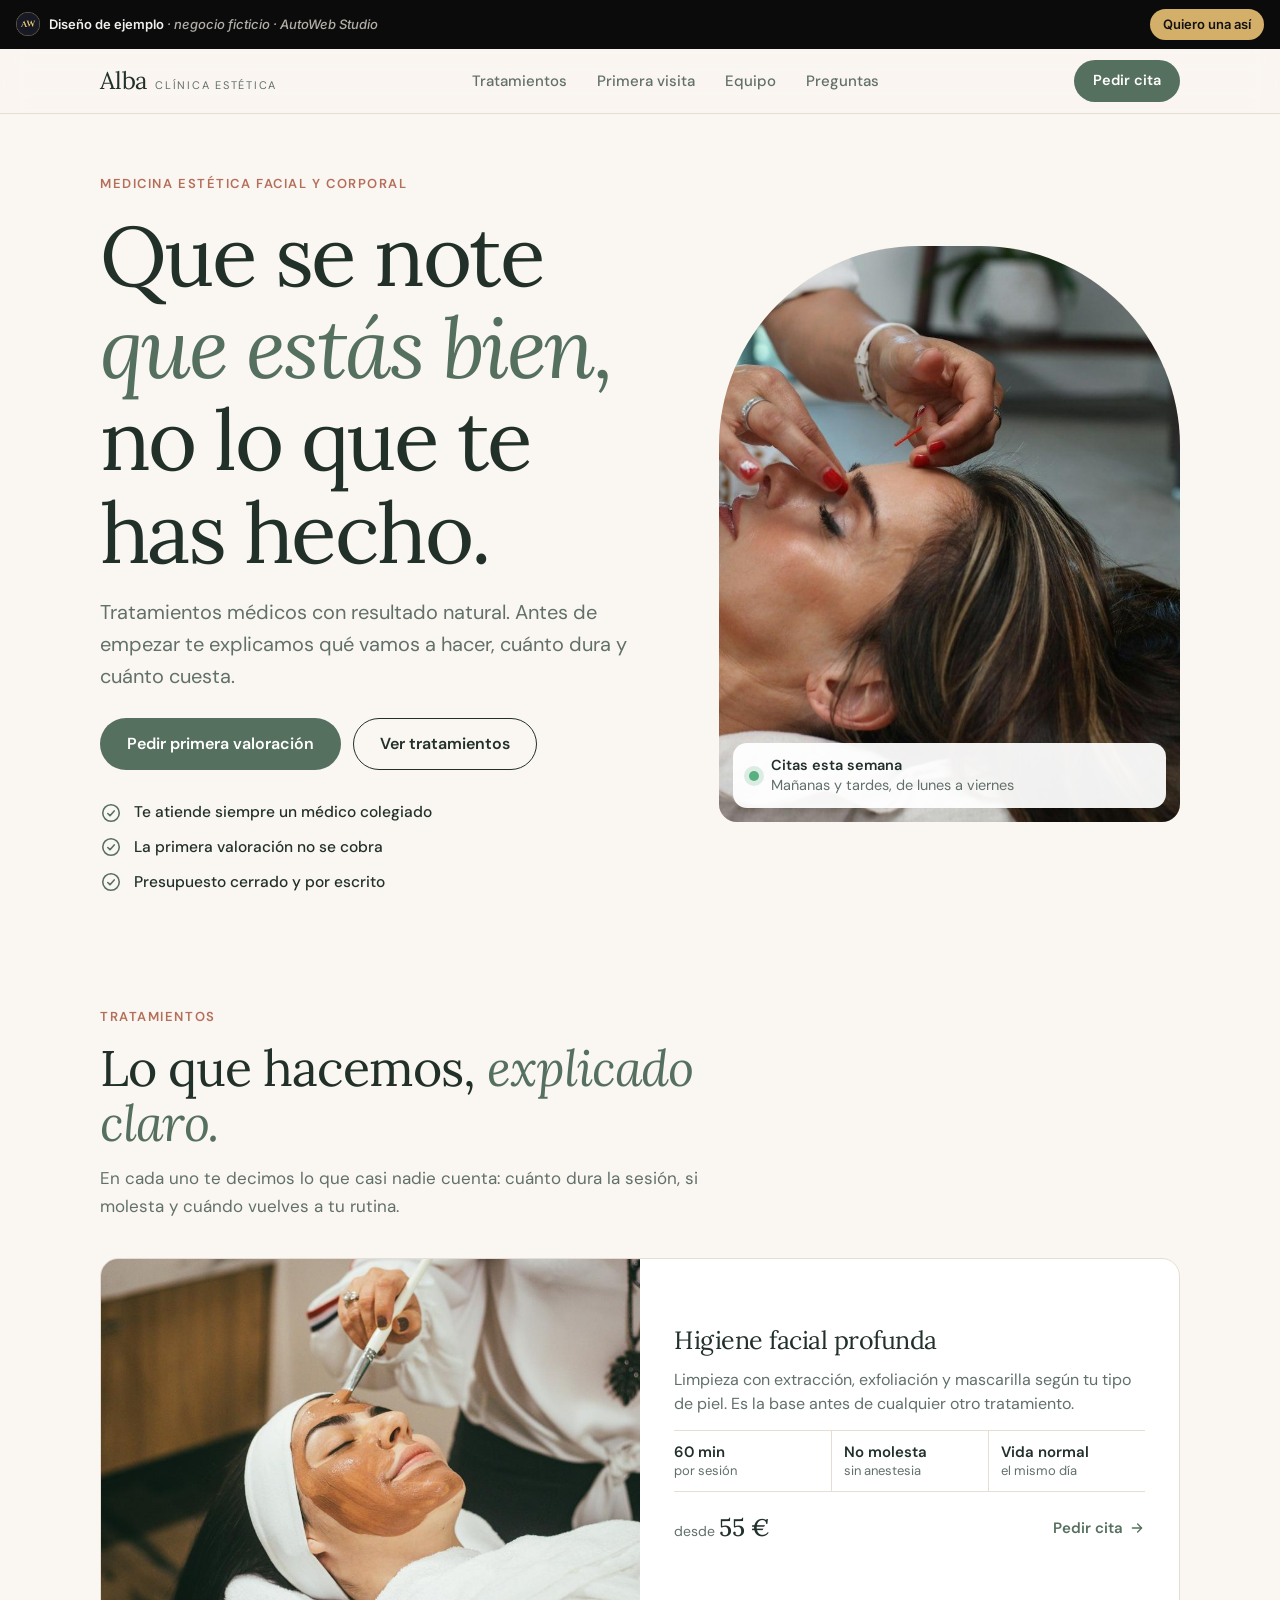
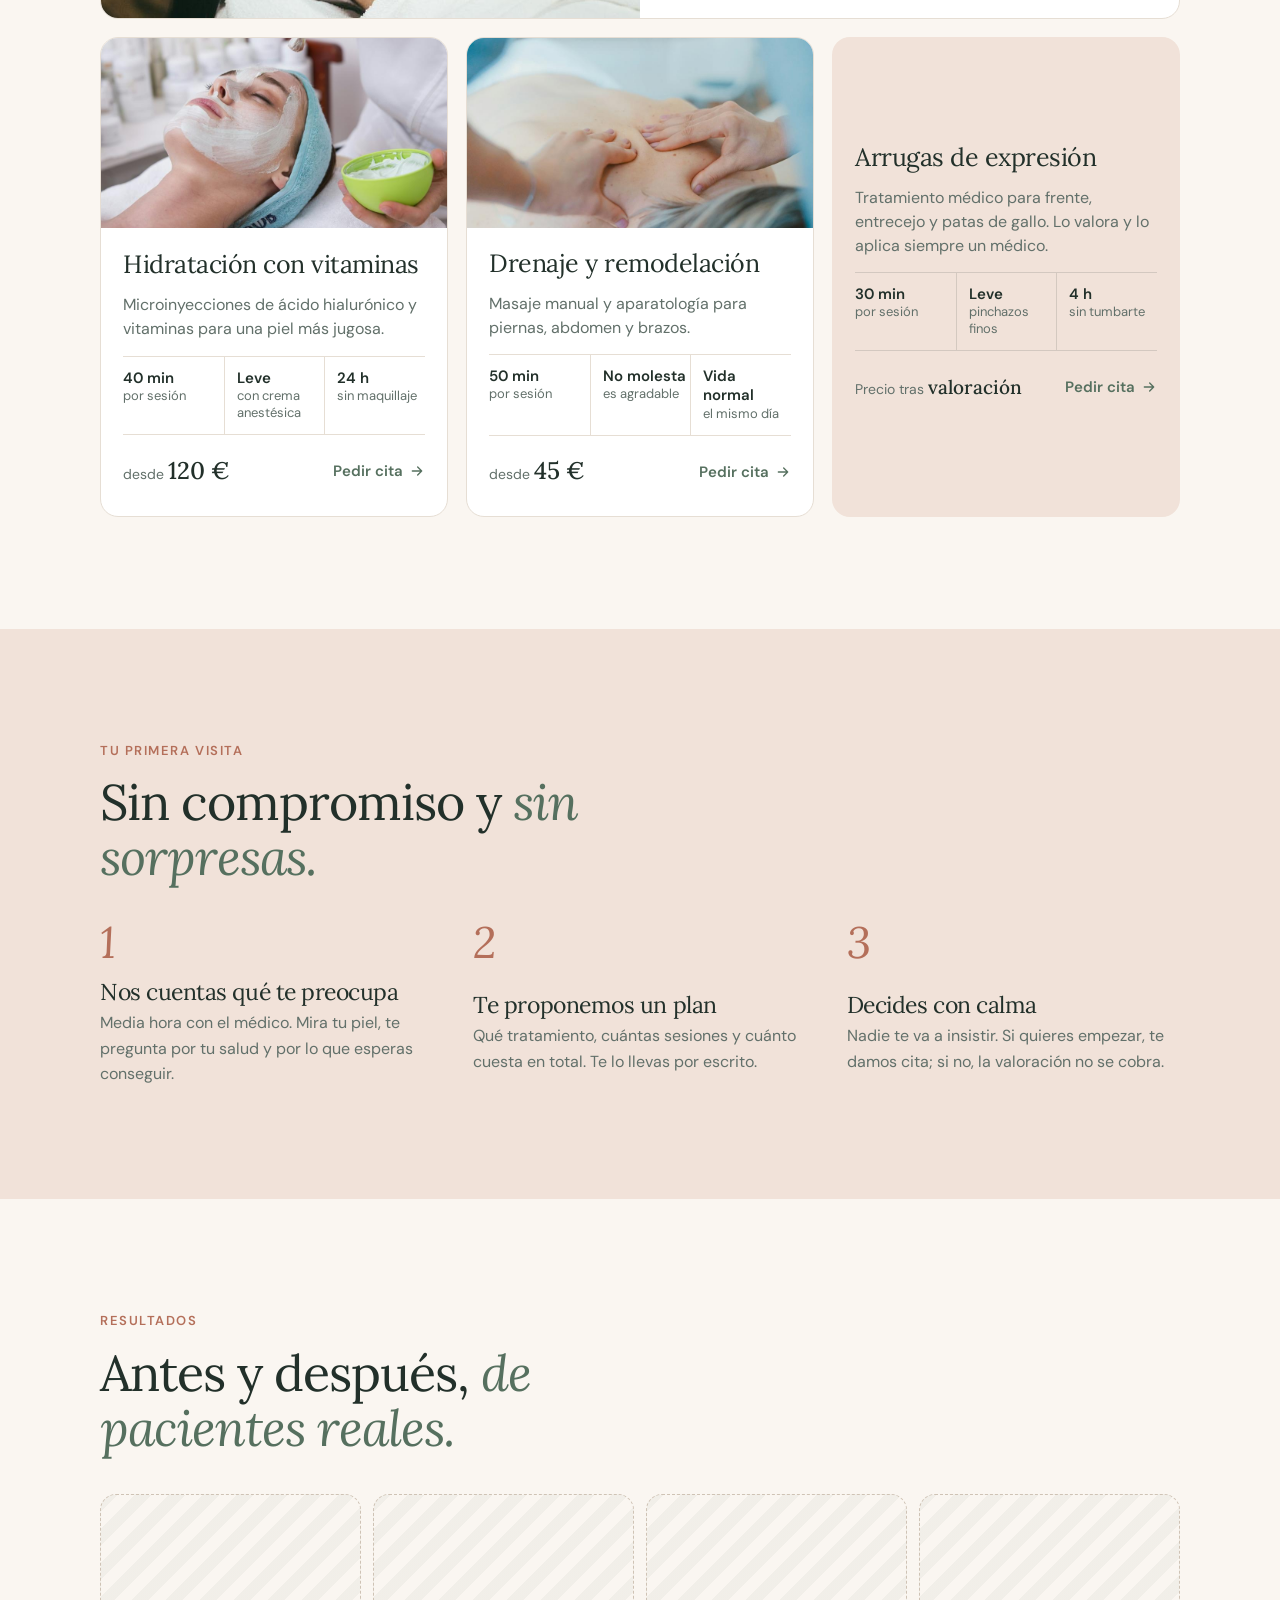
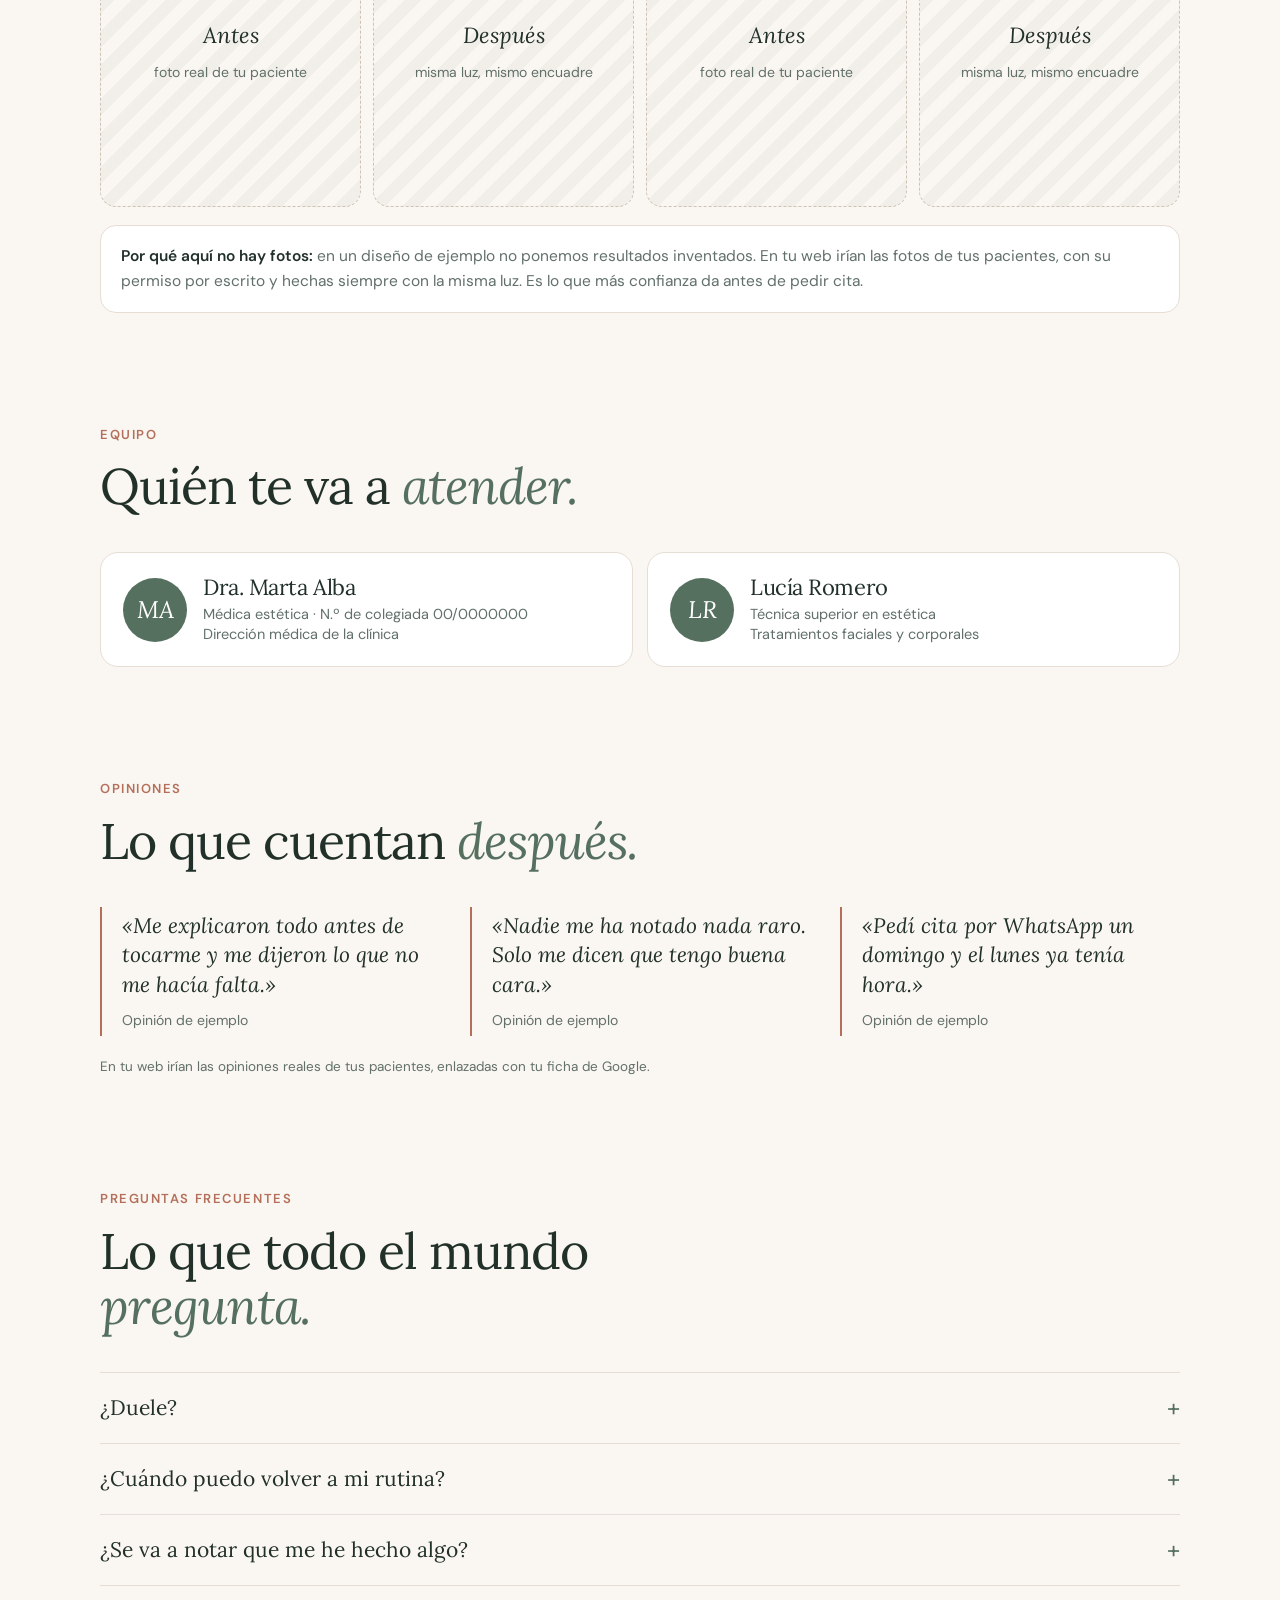
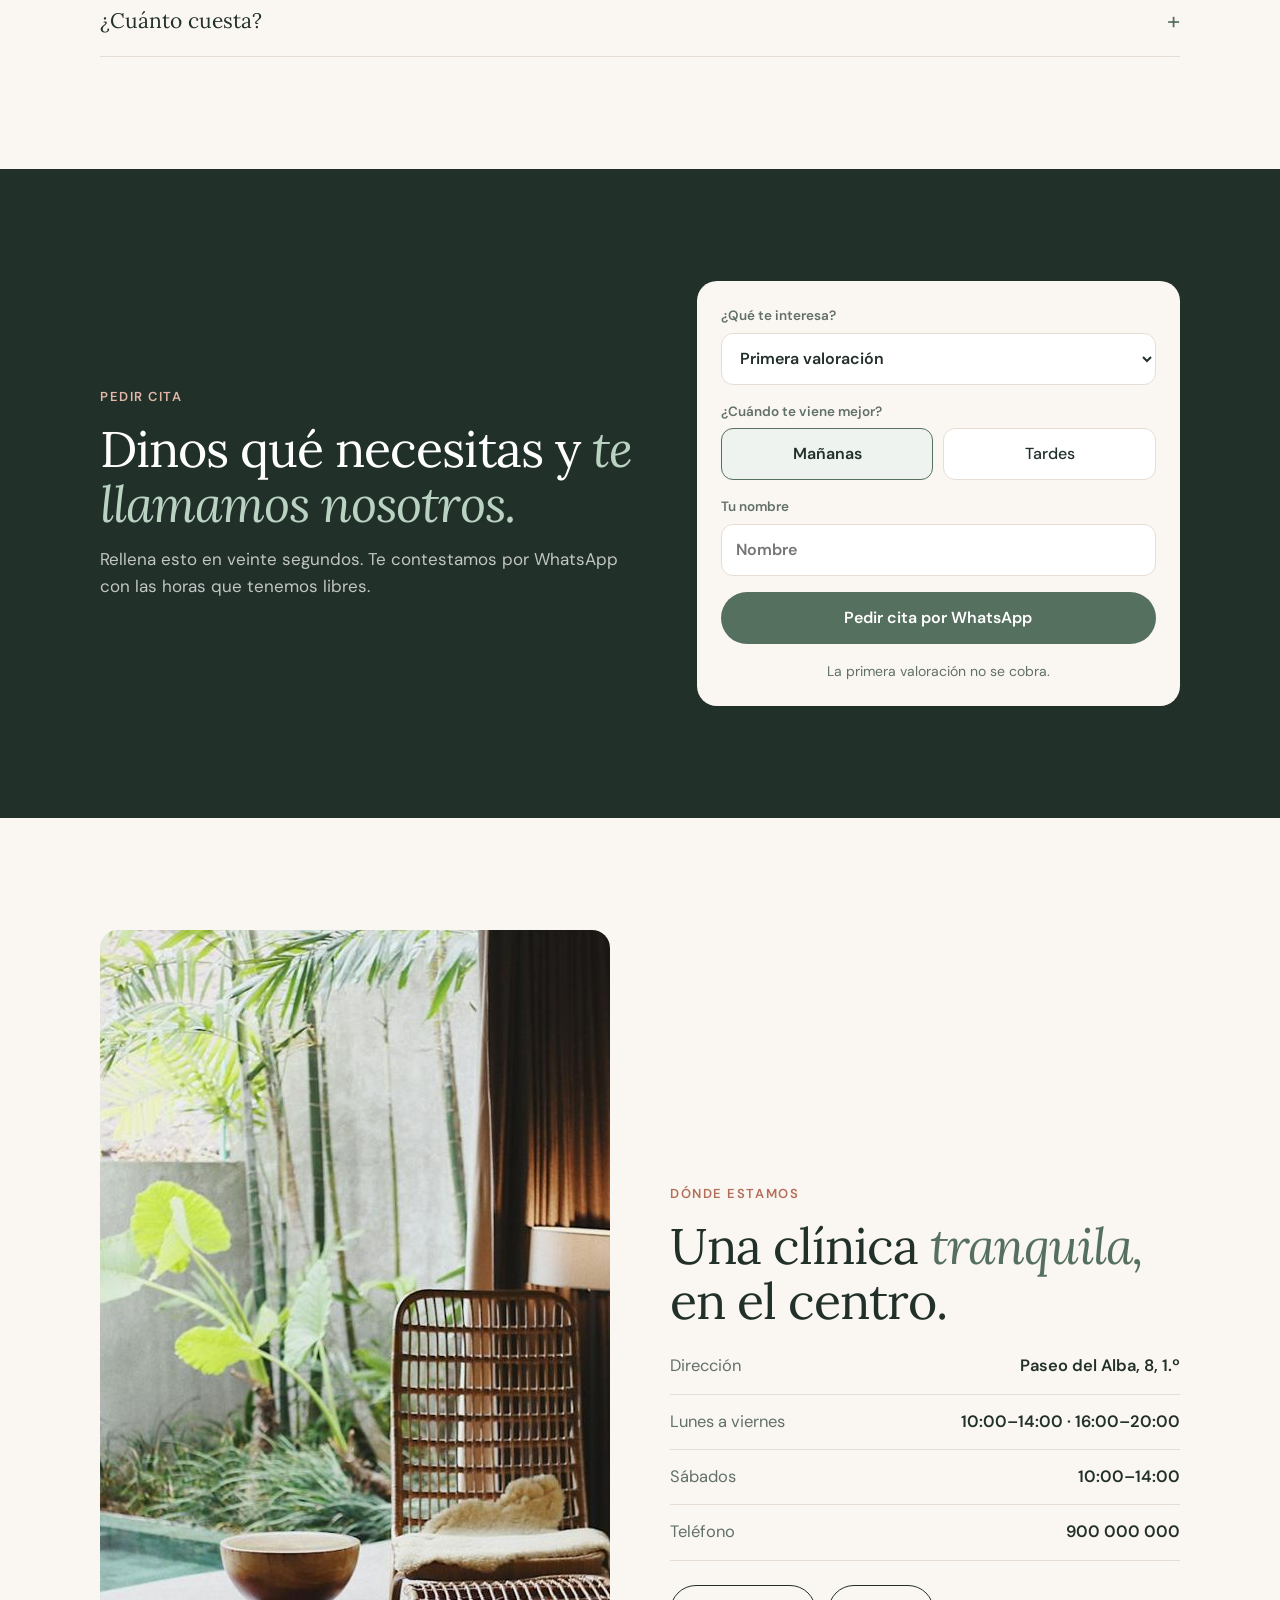
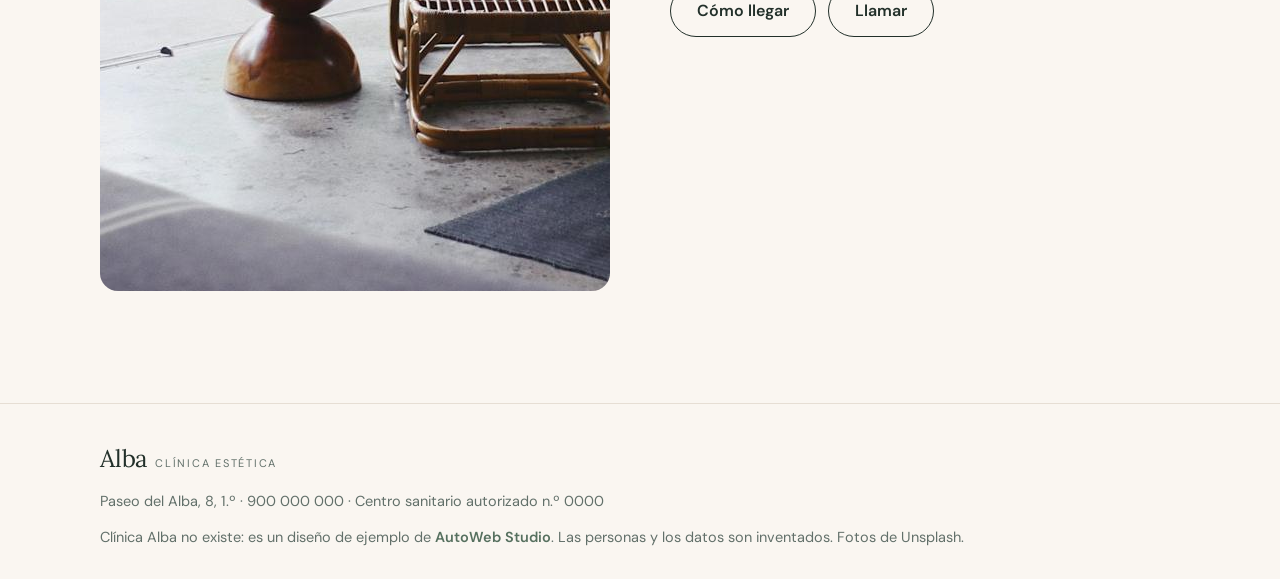
<file: ejemplos/clinica/index.html>
<!DOCTYPE html>
<html lang="es">
<head>
    <meta charset="UTF-8">
    <meta name="viewport" content="width=device-width, initial-scale=1, viewport-fit=cover">
    <title>Clínica Alba · Diseño de ejemplo de AutoWeb Studio</title>
    <meta name="description" content="Diseño de ejemplo de una web para clínica de estética, hecho por AutoWeb Studio. El negocio es ficticio.">
    <meta name="robots" content="noindex">
    <meta name="theme-color" content="#FAF6F1">
    <link rel="icon" type="image/png" href="../../favicon.png">
    <link rel="preconnect" href="https://fonts.googleapis.com">
    <link rel="preconnect" href="https://fonts.gstatic.com" crossorigin>
    <link href="https://fonts.googleapis.com/css2?family=Lora:ital,wght@0,400;0,500;1,400;1,500&family=DM+Sans:wght@400;500;600;700&family=Inter:wght@500;600&family=Inter+Tight:wght@600&display=swap" rel="stylesheet">
    <link rel="stylesheet" href="../demo.css">
    <style>
        :root { --ivory: #FAF6F1; --card: #FFFFFF; --ink: #22302A; --soft: #62706A; --line: #E6DED4; --sage: #56705F; --sage-d: #435A4B; --blush: #F1E2D9; --rose: #B46F5A; --serif: 'Lora', Georgia, serif; --sans: 'DM Sans', system-ui, sans-serif; --ease: cubic-bezier(0.22, 1, 0.36, 1); }
        * { box-sizing: border-box; margin: 0; padding: 0; }
        html { scroll-behavior: smooth; -webkit-text-size-adjust: 100%; }
        body { background: var(--ivory); color: var(--ink); font-family: var(--sans); font-size: 17px; line-height: 1.6; -webkit-font-smoothing: antialiased; -webkit-tap-highlight-color: transparent; padding-bottom: 76px; }
        img { display: block; max-width: 100%; }
        a { color: inherit; text-decoration: none; }
        button, input, select { font: inherit; color: inherit; }
        .wrap { max-width: 1120px; margin: 0 auto; padding: 0 20px; }
        h1, h2, h3 { font-family: var(--serif); font-weight: 400; line-height: 1.1; letter-spacing: -0.02em; }
        h2 { font-size: clamp(32px, 6vw, 50px); }
        h1 em, h2 em { font-style: italic; color: var(--sage); }
        .kicker { font-size: 13px; font-weight: 600; letter-spacing: 0.12em; text-transform: uppercase; color: var(--rose); display: block; margin-bottom: 14px; }
        .btn { display: inline-flex; align-items: center; justify-content: center; gap: 9px; min-height: 52px; padding: 0 26px; border-radius: 999px; font-weight: 600; font-size: 16px; border: 1.5px solid transparent; cursor: pointer; transition: background-color .25s ease, color .25s ease, transform .15s ease, border-color .25s ease; }
        .btn:active { transform: scale(0.97); }
        .btn-sage { background: var(--sage); color: #fff; }
        .btn-line { border-color: var(--ink); }
        @media (hover: hover) { .btn-sage:hover { background: var(--sage-d); } .btn-line:hover { background: var(--ink); color: var(--ivory); } }
        .rv { opacity: 0; transform: translateY(24px); transition: opacity .9s var(--ease), transform .9s var(--ease); }
        .rv.in { opacity: 1; transform: none; }

        .top { position: sticky; top: 0; z-index: 40; background: rgba(250,246,241,0.9); backdrop-filter: blur(12px); -webkit-backdrop-filter: blur(12px); border-bottom: 1px solid var(--line); }
        .top .wrap { display: flex; align-items: center; justify-content: space-between; height: 64px; }
        .logo { font-family: var(--serif); font-size: 24px; letter-spacing: -0.01em; display: flex; align-items: baseline; gap: 8px; }
        .logo small { font-family: var(--sans); font-size: 11px; letter-spacing: 0.16em; text-transform: uppercase; color: var(--soft); }
        .nav { display: none; gap: 30px; font-size: 15px; font-weight: 500; color: var(--soft); }
        .top .btn { min-height: 42px; padding: 0 18px; font-size: 14.5px; }

        /* Portada */
        .hero { padding: 34px 0 0; overflow: hidden; }
        .hero .wrap { display: grid; gap: 30px; }
        .hero h1 { font-size: clamp(44px, 10.5vw, 84px); letter-spacing: -0.03em; }
        .hero p { font-size: clamp(17px, 2.4vw, 20px); color: var(--soft); max-width: 30em; margin: 18px 0 26px; }
        .hero .cta { display: flex; flex-wrap: wrap; gap: 12px; }
        .garant { list-style: none; display: grid; gap: 10px; margin-top: 30px; }
        .garant li { display: flex; gap: 12px; align-items: center; font-size: 15.5px; font-weight: 500; }
        .garant svg { width: 22px; height: 22px; flex-shrink: 0; color: var(--sage); }
        .foto { position: relative; border-radius: 200px 200px 18px 18px; overflow: hidden; aspect-ratio: 4 / 4.4; background: var(--blush); }
        .foto img { width: 100%; height: 100%; object-fit: cover; object-position: 62% 40%; animation: acerca 16s ease-out forwards; }
        @keyframes acerca { from { transform: scale(1.1); } to { transform: scale(1); } }
        .nota-foto { position: absolute; left: 14px; right: 14px; bottom: 14px; background: rgba(255,255,255,0.94); border-radius: 14px; padding: 13px 16px; display: flex; align-items: center; gap: 12px; font-size: 14.5px; line-height: 1.35; }
        .nota-foto i { width: 10px; height: 10px; border-radius: 50%; background: #58B07F; flex-shrink: 0; box-shadow: 0 0 0 5px rgba(88,176,127,0.2); }
        .nota-foto b { display: block; font-weight: 600; }
        .nota-foto span { color: var(--soft); }

        section { padding: 78px 0; }
        .head { max-width: 640px; margin-bottom: 38px; }
        .head p { color: var(--soft); margin-top: 14px; }

        /* Tratamientos */
        .trats { display: grid; gap: 14px; }
        .trat { background: var(--card); border: 1px solid var(--line); border-radius: 18px; overflow: hidden; display: grid; }
        .trat img { width: 100%; height: 190px; object-fit: cover; }
        .trat .in { padding: 22px; display: grid; gap: 14px; }
        .trat h3 { font-size: 25px; }
        .trat p { color: var(--soft); font-size: 16px; line-height: 1.5; }
        .ficha { display: grid; grid-template-columns: repeat(3, minmax(0, 1fr)); border-top: 1px solid var(--line); border-bottom: 1px solid var(--line); }
        .ficha div { padding: 12px 0; font-size: 13px; color: var(--soft); line-height: 1.3; }
        .ficha div + div { padding-left: 12px; border-left: 1px solid var(--line); }
        .ficha b { display: block; font-size: 15px; font-weight: 600; color: var(--ink); }
        .pie { display: flex; justify-content: space-between; align-items: center; gap: 12px; }
        .pie span { font-size: 14px; color: var(--soft); }
        .pie span b { font-family: var(--serif); font-weight: 500; font-size: 24px; color: var(--ink); margin-left: 4px; }
        .pie a { font-weight: 600; font-size: 15px; color: var(--sage); display: inline-flex; align-items: center; gap: 6px; min-height: 44px; }
        .pie a svg { width: 16px; height: 16px; transition: transform .3s var(--ease); }
        @media (hover: hover) { .pie a:hover svg { transform: translateX(4px); } }
        .trat.simple { background: var(--blush); border-color: transparent; align-content: center; }
        .trat.simple .ficha { border-color: rgba(34,48,42,0.14); }
        .trat.simple .ficha div + div { border-color: rgba(34,48,42,0.14); }

        /* Primera visita */
        .visita { background: var(--blush); }
        .pasos { display: grid; gap: 26px; counter-reset: p; }
        .paso { counter-increment: p; display: grid; grid-template-columns: 54px 1fr; gap: 16px; }
        .paso::before { content: counter(p); font-family: var(--serif); font-style: italic; font-size: 44px; line-height: 0.9; color: var(--rose); }
        .paso h3 { font-size: 23px; margin-bottom: 6px; }
        .paso p { color: var(--soft); font-size: 16px; }

        /* Antes y después */
        .ad { display: grid; grid-template-columns: 1fr 1fr; gap: 12px; }
        .hueco { aspect-ratio: 3 / 3.6; border-radius: 16px; border: 1.5px dashed #CFC3B5; background: repeating-linear-gradient(135deg, rgba(86,112,95,0.05) 0 12px, transparent 12px 24px); display: flex; flex-direction: column; align-items: center; justify-content: center; gap: 8px; text-align: center; padding: 14px; color: var(--soft); font-size: 14px; }
        .hueco b { font-family: var(--serif); font-style: italic; font-weight: 400; font-size: 22px; color: var(--ink); }
        .explica { margin-top: 18px; background: var(--card); border: 1px solid var(--line); border-radius: 16px; padding: 18px 20px; font-size: 15.5px; color: var(--soft); }
        .explica b { color: var(--ink); font-weight: 600; }

        /* Equipo */
        .equipo { display: grid; gap: 14px; }
        .persona { background: var(--card); border: 1px solid var(--line); border-radius: 18px; padding: 22px; display: grid; grid-template-columns: 64px 1fr; gap: 16px; align-items: center; }
        .persona i { width: 64px; height: 64px; border-radius: 50%; background: var(--sage); color: #fff; display: grid; place-items: center; font-family: var(--serif); font-style: italic; font-size: 24px; }
        .persona h3 { font-size: 22px; }
        .persona span { display: block; font-size: 14.5px; color: var(--soft); margin-top: 4px; line-height: 1.4; }

        .opis { display: grid; gap: 14px; }
        .opi { border-left: 2px solid var(--rose); padding: 4px 0 4px 20px; }
        .opi p { font-family: var(--serif); font-style: italic; font-size: 21px; line-height: 1.4; }
        .opi span { display: block; font-size: 14px; color: var(--soft); margin-top: 10px; }
        .aviso { font-size: 13.5px; color: var(--soft); margin-top: 20px; }

        /* Preguntas */
        .faq details { border-top: 1px solid var(--line); }
        .faq details:last-child { border-bottom: 1px solid var(--line); }
        .faq summary { list-style: none; cursor: pointer; display: flex; justify-content: space-between; align-items: center; gap: 16px; padding: 20px 0; font-family: var(--serif); font-size: 21px; line-height: 1.25; }
        .faq summary::-webkit-details-marker { display: none; }
        .faq summary::after { content: "+"; font-family: var(--sans); font-size: 24px; color: var(--sage); transition: transform .3s var(--ease); flex-shrink: 0; }
        .faq details[open] summary::after { transform: rotate(45deg); }
        .faq details p { color: var(--soft); padding: 0 0 22px; max-width: 46em; }

        /* Cita */
        .cita { background: var(--ink); color: #fff; }
        .cita .wrap { display: grid; gap: 30px; }
        .cita h2 em { color: #B9D2C2; }
        .cita .head { margin: 0; }
        .cita .head p { color: rgba(255,255,255,0.72); }
        .form { background: var(--ivory); color: var(--ink); border-radius: 20px; padding: 24px; display: grid; gap: 16px; }
        .form label { display: grid; gap: 6px; font-size: 13.5px; font-weight: 600; color: var(--soft); }
        .form input, .form select { min-height: 52px; border: 1.5px solid var(--line); border-radius: 12px; background: #fff; padding: 0 14px; font-size: 16px; color: var(--ink); width: 100%; }
        .form input:focus, .form select:focus { outline: 2px solid var(--sage); outline-offset: 1px; }
        .cuando { display: grid; grid-template-columns: 1fr 1fr; gap: 10px; }
        .cuando label { position: relative; }
        .cuando input { position: absolute; opacity: 0; inset: 0; min-height: 0; }
        .cuando span { display: flex; align-items: center; justify-content: center; min-height: 52px; border: 1.5px solid var(--line); border-radius: 12px; background: #fff; font-size: 16px; font-weight: 500; color: var(--ink); cursor: pointer; transition: border-color .2s ease, background-color .2s ease; }
        .cuando input:checked + span { border-color: var(--sage); background: #EEF3EF; font-weight: 600; }
        .cuando input:focus-visible + span { outline: 2px solid var(--sage); outline-offset: 1px; }
        .form small { text-align: center; font-size: 14px; color: var(--soft); }
        .form .btn { width: 100%; }

        .donde .wrap { display: grid; gap: 28px; }
        .donde img { border-radius: 18px; aspect-ratio: 4 / 3; object-fit: cover; width: 100%; }
        .datos { display: grid; gap: 0; margin-top: 10px; }
        .datos div { display: flex; justify-content: space-between; gap: 16px; padding: 14px 0; border-bottom: 1px solid var(--line); font-size: 16.5px; }
        .datos div span { color: var(--soft); }
        .datos div b { font-weight: 600; text-align: right; }

        footer { border-top: 1px solid var(--line); padding: 36px 0 30px; font-size: 14.5px; color: var(--soft); }
        footer .wrap { display: grid; gap: 12px; }
        footer a.aw { color: var(--sage); font-weight: 600; }

        .barra { position: fixed; left: 0; right: 0; bottom: 0; z-index: 50; display: grid; grid-template-columns: 1fr 1.6fr; gap: 10px; padding: 10px 14px calc(10px + env(safe-area-inset-bottom)); background: rgba(250,246,241,0.94); backdrop-filter: blur(12px); -webkit-backdrop-filter: blur(12px); border-top: 1px solid var(--line); }
        .barra .btn { min-height: 50px; padding: 0 12px; }

        @media (min-width: 720px) {
            body { padding-bottom: 0; }
            .barra { display: none; }
            .nav { display: flex; }
            .hero { padding-top: 60px; }
            .hero .wrap { grid-template-columns: 1.1fr 0.9fr; gap: 56px; align-items: center; }
            .foto { aspect-ratio: 4 / 5; }
            .trats { grid-template-columns: repeat(3, 1fr); gap: 18px; }
            .trat.wide { grid-column: span 3; grid-template-columns: 1fr 1fr; }
            .trat.wide img { height: 100%; min-height: 320px; }
            .trat.wide .in { padding: 34px; align-content: center; }
            .pasos { grid-template-columns: repeat(3, 1fr); gap: 40px; }
            .paso { grid-template-columns: 1fr; }
            .ad { grid-template-columns: repeat(4, 1fr); }
            .equipo { grid-template-columns: 1fr 1fr; }
            .opis { grid-template-columns: repeat(3, 1fr); gap: 30px; }
            .cita .wrap { grid-template-columns: 1fr 0.9fr; gap: 60px; align-items: center; }
            .donde .wrap { grid-template-columns: 1fr 1fr; gap: 60px; align-items: center; }
            section { padding: 112px 0; }
        }
        @media (prefers-reduced-motion: reduce) { *, *::before, *::after { animation: none !important; transition: none !important; } .rv { opacity: 1; transform: none; } html { scroll-behavior: auto; } }
    </style>
</head>
<body data-demo="clínica">

<div class="demo-bar">
    <a class="back" href="../../#trabajos"><img src="../../logo-aw.png" alt=""><span><b>Diseño de ejemplo</b><i> · negocio ficticio · AutoWeb Studio</i></span></a>
    <a class="want" data-pedir target="_blank" rel="noopener">Quiero una así</a>
</div>

<header class="top">
    <div class="wrap">
        <a href="#" class="logo">Alba <small>Clínica estética</small></a>
        <nav class="nav" aria-label="Secciones"><a href="#tratamientos">Tratamientos</a><a href="#visita">Primera visita</a><a href="#equipo">Equipo</a><a href="#preguntas">Preguntas</a></nav>
        <a class="btn btn-sage" href="#cita">Pedir cita</a>
    </div>
</header>

<main>
<section class="hero">
    <div class="wrap">
        <div>
            <span class="kicker">Medicina estética facial y corporal</span>
            <h1>Que se note <em>que estás bien,</em> no lo que te has hecho.</h1>
            <p>Tratamientos médicos con resultado natural. Antes de empezar te explicamos qué vamos a hacer, cuánto dura y cuánto cuesta.</p>
            <div class="cta">
                <a class="btn btn-sage" href="#cita">Pedir primera valoración</a>
                <a class="btn btn-line" href="#tratamientos">Ver tratamientos</a>
            </div>
            <ul class="garant">
                <li><svg viewBox="0 0 24 24" fill="none" stroke="currentColor" stroke-width="1.7" stroke-linecap="round" stroke-linejoin="round"><circle cx="12" cy="12" r="9"/><path d="m8.5 12.5 2.4 2.4 4.6-5.2"/></svg>Te atiende siempre un médico colegiado</li>
                <li><svg viewBox="0 0 24 24" fill="none" stroke="currentColor" stroke-width="1.7" stroke-linecap="round" stroke-linejoin="round"><circle cx="12" cy="12" r="9"/><path d="m8.5 12.5 2.4 2.4 4.6-5.2"/></svg>La primera valoración no se cobra</li>
                <li><svg viewBox="0 0 24 24" fill="none" stroke="currentColor" stroke-width="1.7" stroke-linecap="round" stroke-linejoin="round"><circle cx="12" cy="12" r="9"/><path d="m8.5 12.5 2.4 2.4 4.6-5.2"/></svg>Presupuesto cerrado y por escrito</li>
            </ul>
        </div>
        <div class="foto">
            <img src="../img/c-hero.jpg" alt="Tratamiento facial en la clínica" width="1400" height="933" fetchpriority="high">
            <div class="nota-foto"><i></i><div><b>Citas esta semana</b><span>Mañanas y tardes, de lunes a viernes</span></div></div>
        </div>
    </div>
</section>

<section id="tratamientos">
    <div class="wrap">
        <div class="head rv"><span class="kicker">Tratamientos</span><h2>Lo que hacemos, <em>explicado claro.</em></h2><p>En cada uno te decimos lo que casi nadie cuenta: cuánto dura la sesión, si molesta y cuándo vuelves a tu rutina.</p></div>
        <div class="trats">
            <article class="trat wide rv">
                <img src="../img/c-facial.jpg" alt="Limpieza facial profunda" loading="lazy" width="900" height="600">
                <div class="in">
                    <h3>Higiene facial profunda</h3>
                    <p>Limpieza con extracción, exfoliación y mascarilla según tu tipo de piel. Es la base antes de cualquier otro tratamiento.</p>
                    <div class="ficha"><div><b>60 min</b>por sesión</div><div><b>No molesta</b>sin anestesia</div><div><b>Vida normal</b>el mismo día</div></div>
                    <div class="pie"><span>desde<b>55 €</b></span><a href="#" data-wa="Hola, quiero pedir cita para una higiene facial profunda.">Pedir cita <svg viewBox="0 0 24 24" fill="none" stroke="currentColor" stroke-width="2" stroke-linecap="round" stroke-linejoin="round"><path d="M5 12h14M13 6l6 6-6 6"/></svg></a></div>
                </div>
            </article>
            <article class="trat rv">
                <img src="../img/c-mascarilla.jpg" alt="Tratamiento de hidratación" loading="lazy" width="900" height="600">
                <div class="in">
                    <h3>Hidratación con vitaminas</h3>
                    <p>Microinyecciones de ácido hialurónico y vitaminas para una piel más jugosa.</p>
                    <div class="ficha"><div><b>40 min</b>por sesión</div><div><b>Leve</b>con crema anestésica</div><div><b>24 h</b>sin maquillaje</div></div>
                    <div class="pie"><span>desde<b>120 €</b></span><a href="#" data-wa="Hola, quiero pedir cita para una hidratación con vitaminas.">Pedir cita <svg viewBox="0 0 24 24" fill="none" stroke="currentColor" stroke-width="2" stroke-linecap="round" stroke-linejoin="round"><path d="M5 12h14M13 6l6 6-6 6"/></svg></a></div>
                </div>
            </article>
            <article class="trat rv">
                <img src="../img/c-masaje.jpg" alt="Masaje drenante" loading="lazy" width="900" height="600">
                <div class="in">
                    <h3>Drenaje y remodelación</h3>
                    <p>Masaje manual y aparatología para piernas, abdomen y brazos.</p>
                    <div class="ficha"><div><b>50 min</b>por sesión</div><div><b>No molesta</b>es agradable</div><div><b>Vida normal</b>el mismo día</div></div>
                    <div class="pie"><span>desde<b>45 €</b></span><a href="#" data-wa="Hola, quiero pedir cita para un drenaje y remodelación corporal.">Pedir cita <svg viewBox="0 0 24 24" fill="none" stroke="currentColor" stroke-width="2" stroke-linecap="round" stroke-linejoin="round"><path d="M5 12h14M13 6l6 6-6 6"/></svg></a></div>
                </div>
            </article>
            <article class="trat simple rv">
                <div class="in">
                    <h3>Arrugas de expresión</h3>
                    <p>Tratamiento médico para frente, entrecejo y patas de gallo. Lo valora y lo aplica siempre un médico.</p>
                    <div class="ficha"><div><b>30 min</b>por sesión</div><div><b>Leve</b>pinchazos finos</div><div><b>4 h</b>sin tumbarte</div></div>
                    <div class="pie"><span>Precio tras<b style="font-size:19px">valoración</b></span><a href="#" data-wa="Hola, quiero una valoración para arrugas de expresión.">Pedir cita <svg viewBox="0 0 24 24" fill="none" stroke="currentColor" stroke-width="2" stroke-linecap="round" stroke-linejoin="round"><path d="M5 12h14M13 6l6 6-6 6"/></svg></a></div>
                </div>
            </article>
        </div>
    </div>
</section>

<section class="visita" id="visita">
    <div class="wrap">
        <div class="head rv"><span class="kicker">Tu primera visita</span><h2>Sin compromiso y <em>sin sorpresas.</em></h2></div>
        <div class="pasos">
            <div class="paso rv"><div><h3>Nos cuentas qué te preocupa</h3><p>Media hora con el médico. Mira tu piel, te pregunta por tu salud y por lo que esperas conseguir.</p></div></div>
            <div class="paso rv"><div><h3>Te proponemos un plan</h3><p>Qué tratamiento, cuántas sesiones y cuánto cuesta en total. Te lo llevas por escrito.</p></div></div>
            <div class="paso rv"><div><h3>Decides con calma</h3><p>Nadie te va a insistir. Si quieres empezar, te damos cita; si no, la valoración no se cobra.</p></div></div>
        </div>
    </div>
</section>

<section>
    <div class="wrap">
        <div class="head rv"><span class="kicker">Resultados</span><h2>Antes y después, <em>de pacientes reales.</em></h2></div>
        <div class="ad rv">
            <div class="hueco"><b>Antes</b>foto real de tu paciente</div>
            <div class="hueco"><b>Después</b>misma luz, mismo encuadre</div>
            <div class="hueco"><b>Antes</b>foto real de tu paciente</div>
            <div class="hueco"><b>Después</b>misma luz, mismo encuadre</div>
        </div>
        <p class="explica"><b>Por qué aquí no hay fotos:</b> en un diseño de ejemplo no ponemos resultados inventados. En tu web irían las fotos de tus pacientes, con su permiso por escrito y hechas siempre con la misma luz. Es lo que más confianza da antes de pedir cita.</p>
    </div>
</section>

<section id="equipo" style="padding-top:0">
    <div class="wrap">
        <div class="head rv"><span class="kicker">Equipo</span><h2>Quién te va a <em>atender.</em></h2></div>
        <div class="equipo">
            <div class="persona rv"><i>MA</i><div><h3>Dra. Marta Alba</h3><span>Médica estética · N.º de colegiada 00/0000000<br>Dirección médica de la clínica</span></div></div>
            <div class="persona rv"><i>LR</i><div><h3>Lucía Romero</h3><span>Técnica superior en estética<br>Tratamientos faciales y corporales</span></div></div>
        </div>
    </div>
</section>

<section style="padding-top:0">
    <div class="wrap">
        <div class="head rv"><span class="kicker">Opiniones</span><h2>Lo que cuentan <em>después.</em></h2></div>
        <div class="opis">
            <div class="opi rv"><p>«Me explicaron todo antes de tocarme y me dijeron lo que no me hacía falta.»</p><span>Opinión de ejemplo</span></div>
            <div class="opi rv"><p>«Nadie me ha notado nada raro. Solo me dicen que tengo buena cara.»</p><span>Opinión de ejemplo</span></div>
            <div class="opi rv"><p>«Pedí cita por WhatsApp un domingo y el lunes ya tenía hora.»</p><span>Opinión de ejemplo</span></div>
        </div>
        <p class="aviso">En tu web irían las opiniones reales de tus pacientes, enlazadas con tu ficha de Google.</p>
    </div>
</section>

<section class="faq" id="preguntas" style="padding-top:0">
    <div class="wrap">
        <div class="head rv"><span class="kicker">Preguntas frecuentes</span><h2>Lo que todo el mundo <em>pregunta.</em></h2></div>
        <details><summary>¿Duele?</summary><p>Depende del tratamiento. Los faciales y corporales no molestan. En los que llevan pinchazos usamos agujas muy finas y, si hace falta, crema anestésica. Te lo decimos antes, tratamiento por tratamiento.</p></details>
        <details><summary>¿Cuándo puedo volver a mi rutina?</summary><p>En casi todos, el mismo día. En cada tratamiento indicamos si hay que esperar unas horas para maquillarse, hacer deporte o tomar el sol.</p></details>
        <details><summary>¿Se va a notar que me he hecho algo?</summary><p>Trabajamos con dosis bajas y por fases, para que el cambio sea gradual. Preferimos quedarnos cortos y retocar a las dos semanas.</p></details>
        <details><summary>¿Cuánto cuesta?</summary><p>Los tratamientos de cabina tienen el precio a la vista. En los médicos, el precio depende de cada caso: te damos un presupuesto cerrado en la primera valoración, que no se cobra.</p></details>
    </div>
</section>

<section class="cita" id="cita">
    <div class="wrap">
        <div class="head rv"><span class="kicker" style="color:#E3B8A8">Pedir cita</span><h2>Dinos qué necesitas y <em>te llamamos nosotros.</em></h2><p>Rellena esto en veinte segundos. Te contestamos por WhatsApp con las horas que tenemos libres.</p></div>
        <form class="form rv" id="form" novalidate>
            <label>¿Qué te interesa?<select id="f-trat"><option>Primera valoración</option><option>Higiene facial profunda</option><option>Hidratación con vitaminas</option><option>Drenaje y remodelación</option><option>Arrugas de expresión</option></select></label>
            <div>
                <span style="display:block;font-size:13.5px;font-weight:600;color:var(--soft);margin-bottom:6px">¿Cuándo te viene mejor?</span>
                <div class="cuando">
                    <label><input type="radio" name="cuando" value="por la mañana" checked><span>Mañanas</span></label>
                    <label><input type="radio" name="cuando" value="por la tarde"><span>Tardes</span></label>
                </div>
            </div>
            <label>Tu nombre<input type="text" id="f-nombre" placeholder="Nombre" autocomplete="given-name"></label>
            <button class="btn btn-sage" type="submit">Pedir cita por WhatsApp</button>
            <small>La primera valoración no se cobra.</small>
        </form>
    </div>
</section>

<section class="donde">
    <div class="wrap">
        <img class="rv" src="../img/c-sala.jpg" alt="Sala de espera de la clínica" loading="lazy" width="1200" height="961">
        <div class="rv">
            <span class="kicker">Dónde estamos</span>
            <h2>Una clínica <em>tranquila,</em> en el centro.</h2>
            <div class="datos">
                <div><span>Dirección</span><b>Paseo del Alba, 8, 1.º</b></div>
                <div><span>Lunes a viernes</span><b>10:00–14:00 · 16:00–20:00</b></div>
                <div><span>Sábados</span><b>10:00–14:00</b></div>
                <div><span>Teléfono</span><b>900 000 000</b></div>
            </div>
            <div style="display:flex;gap:12px;flex-wrap:wrap;margin-top:24px">
                <a class="btn btn-line" href="#" data-mapa>Cómo llegar</a>
                <a class="btn btn-line" href="#" data-tel>Llamar</a>
            </div>
        </div>
    </div>
</section>
</main>

<footer>
    <div class="wrap">
        <span class="logo" style="color:var(--ink)">Alba <small>Clínica estética</small></span>
        <span>Paseo del Alba, 8, 1.º · 900 000 000 · Centro sanitario autorizado n.º 0000</span>
        <span>Clínica Alba no existe: es un diseño de ejemplo de <a class="aw" href="../../">AutoWeb Studio</a>. Las personas y los datos son inventados. Fotos de Unsplash.</span>
    </div>
</footer>

<div class="barra">
    <a class="btn btn-line" href="#" data-tel>Llamar</a>
    <a class="btn btn-sage" href="#cita">Pedir cita</a>
</div>

<script src="../demo.js"></script>
<script>
document.getElementById('form').addEventListener('submit', function (e) {
    e.preventDefault();
    var t = document.getElementById('f-trat').value, c = document.querySelector('input[name="cuando"]:checked').value, n = document.getElementById('f-nombre').value.trim();
    var msg = 'Hola' + (n ? ', soy ' + n : '') + '. Quiero pedir cita para: ' + t.toLowerCase() + '. Me viene mejor ' + c + '.';
    window.demoAbrir('En tu web, la cita te llega por WhatsApp', 'El paciente elige tratamiento y horario, y a ti te llega este mensaje ya escrito:', msg);
});
</script>
</body>
</html>
</file>
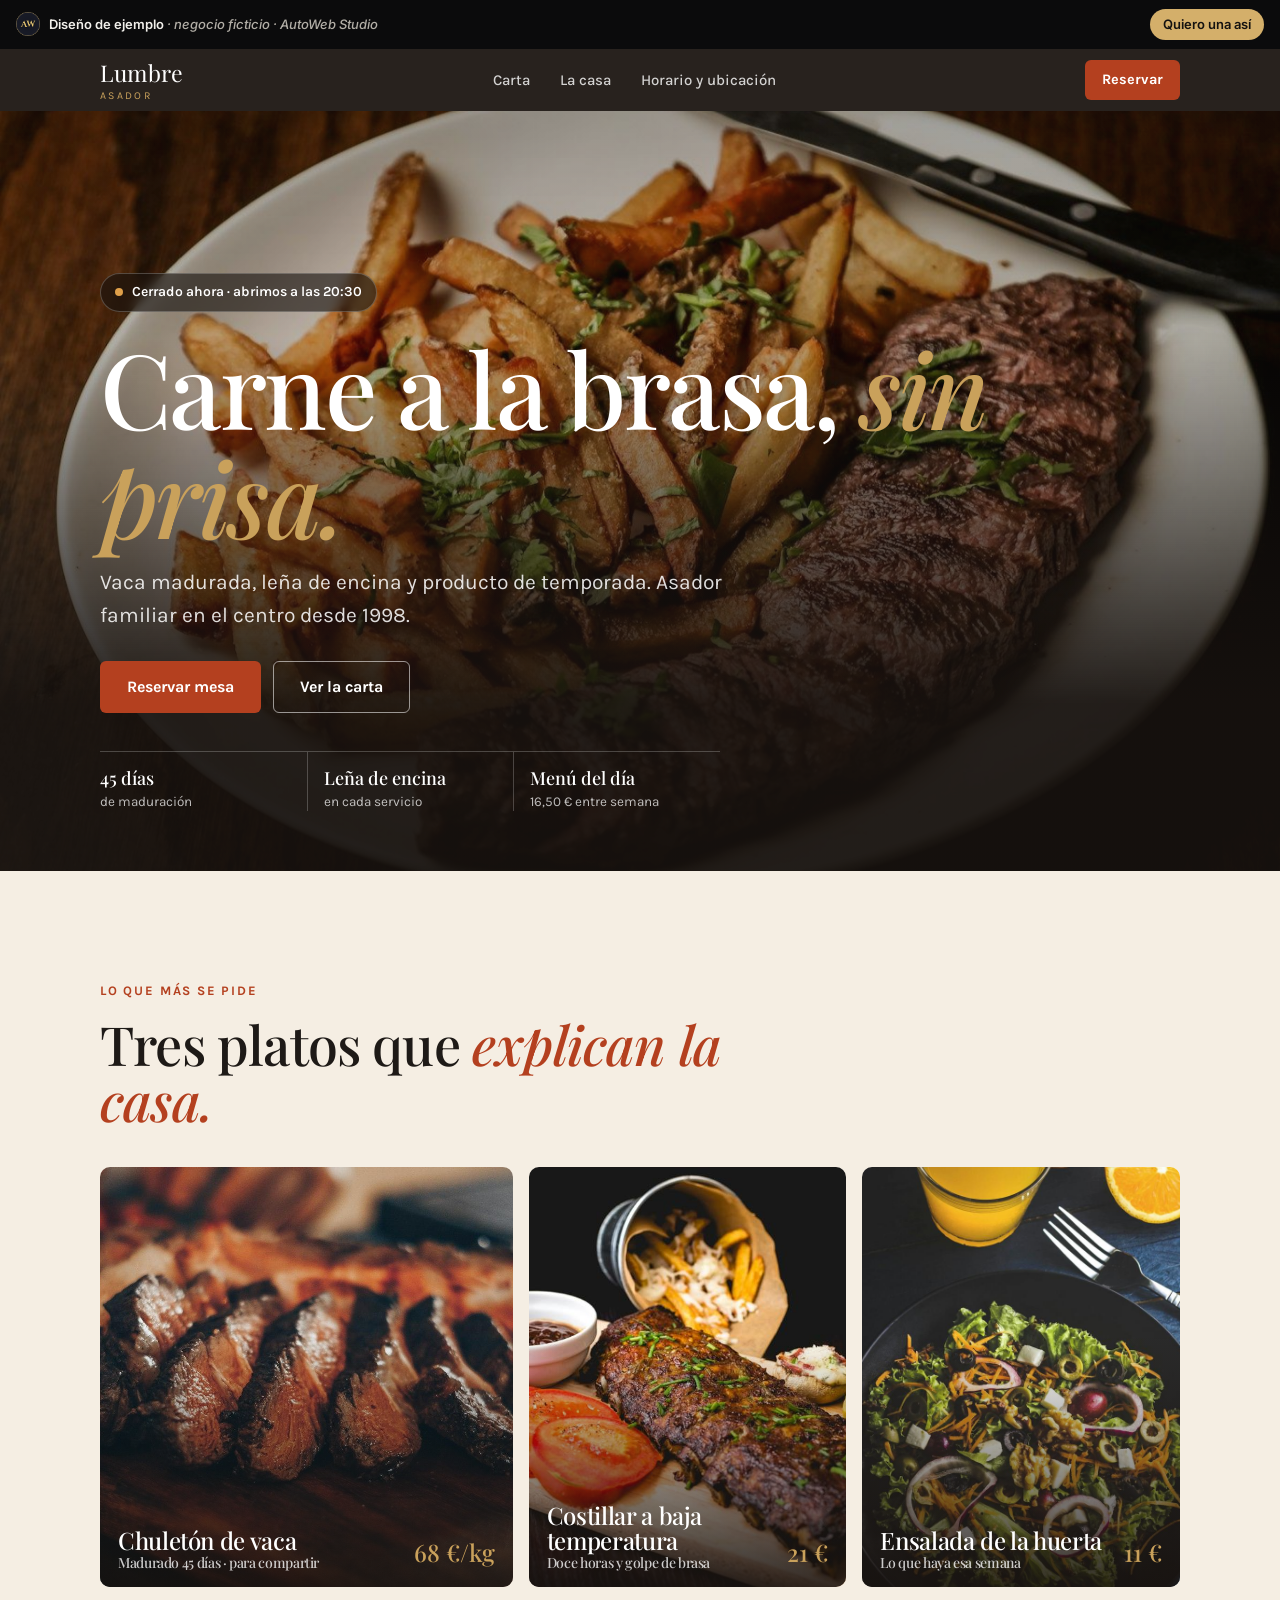
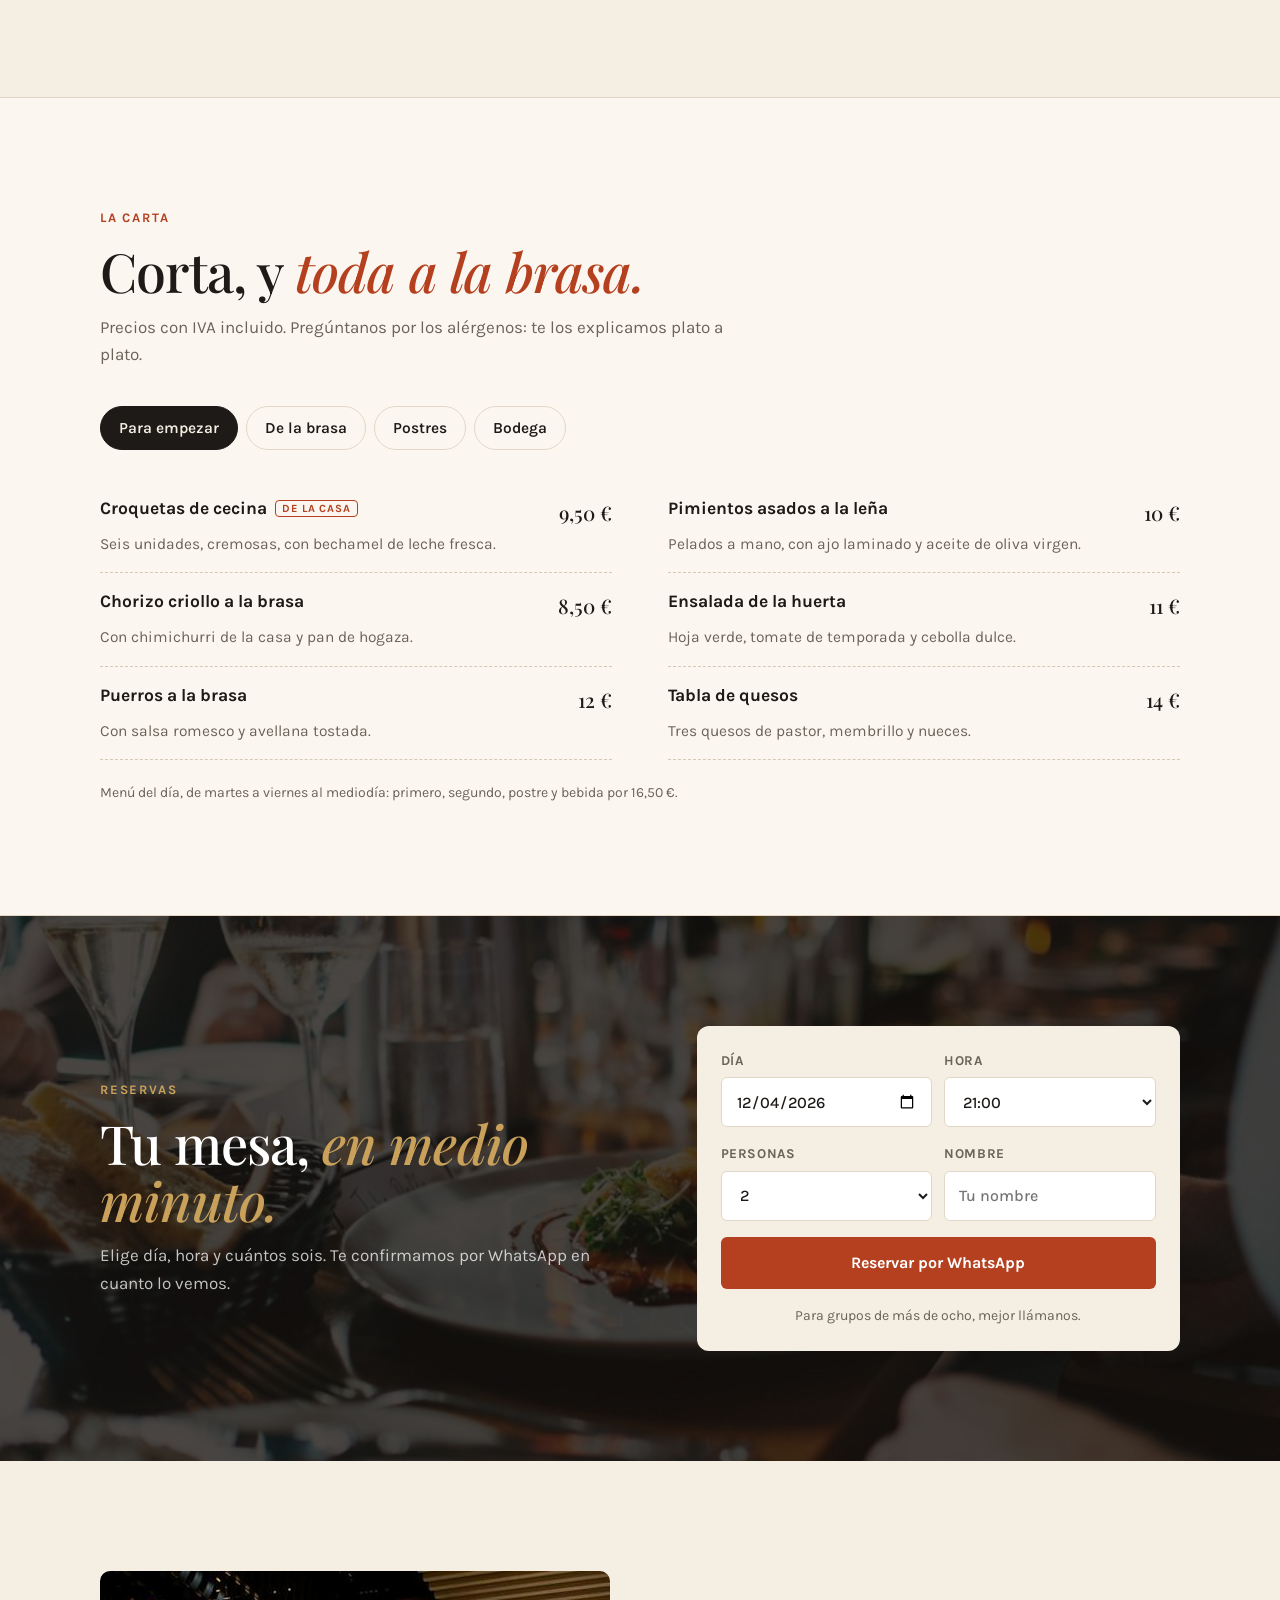
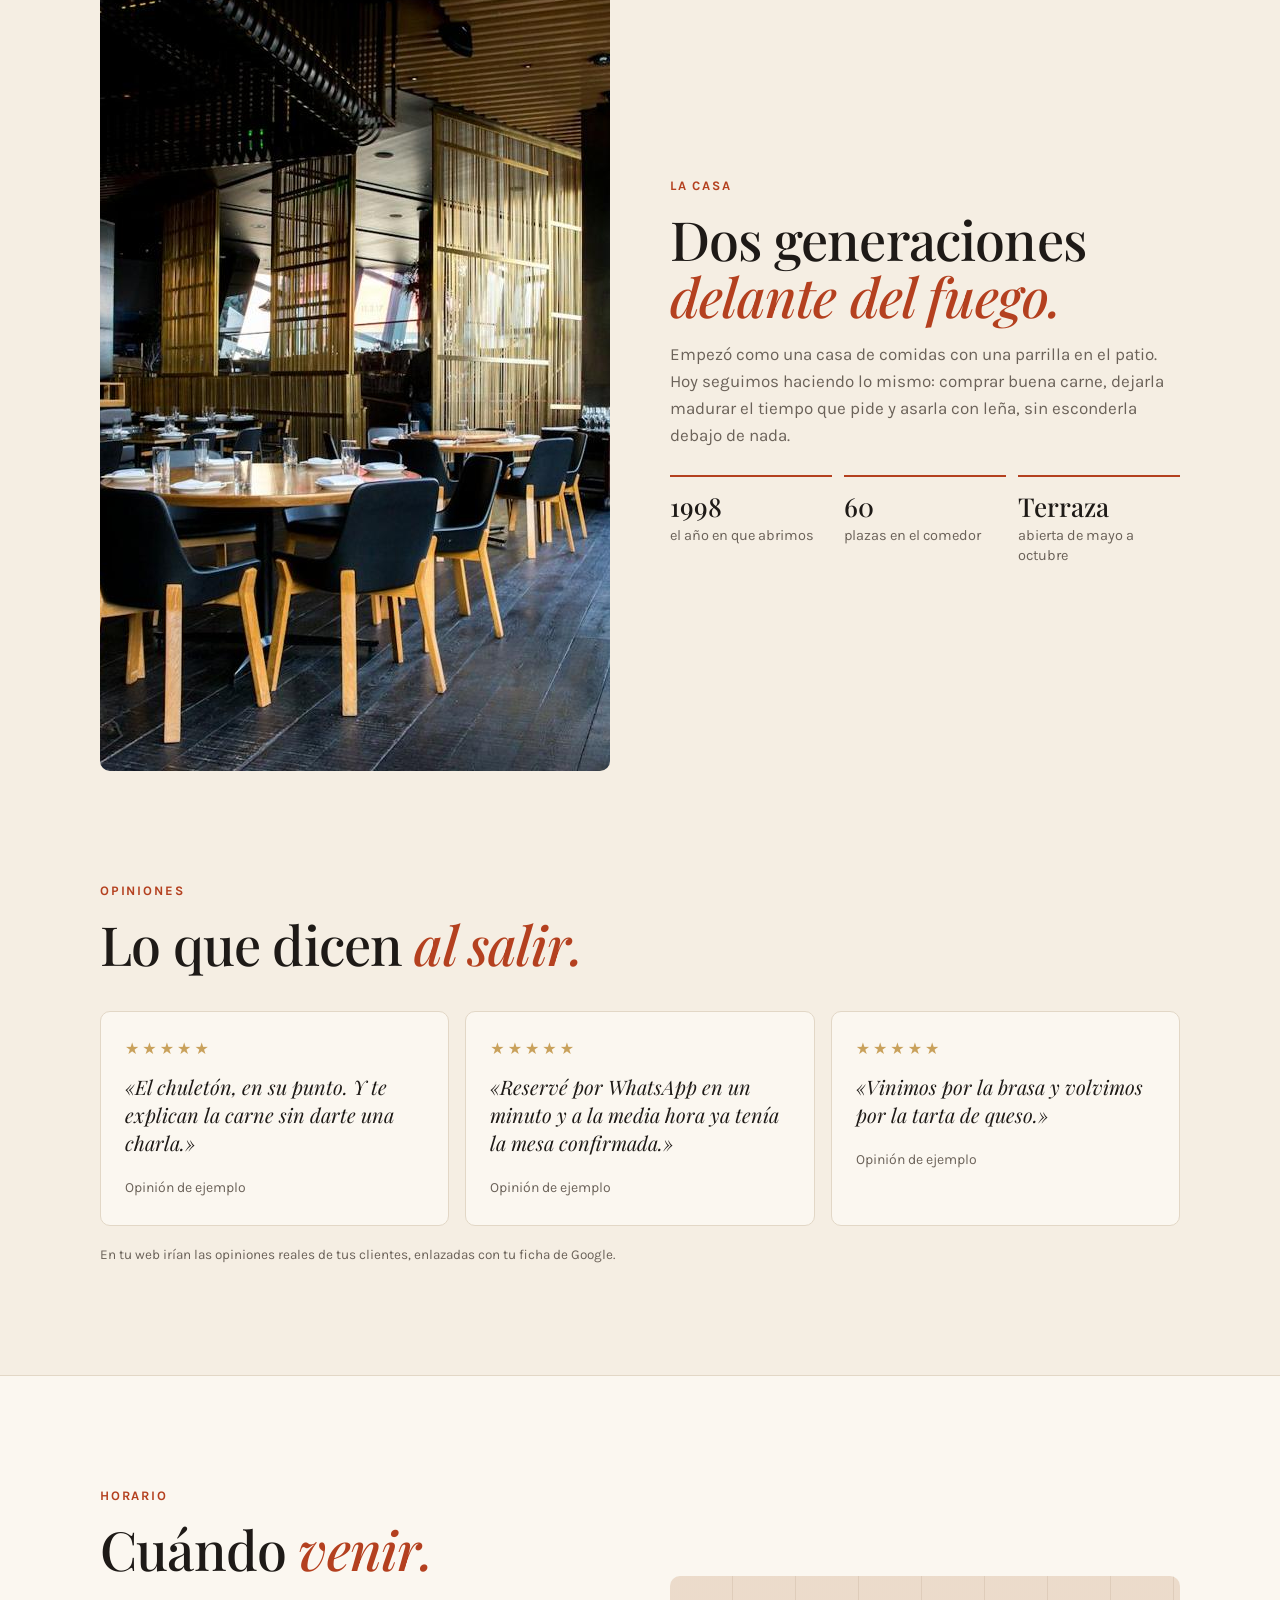
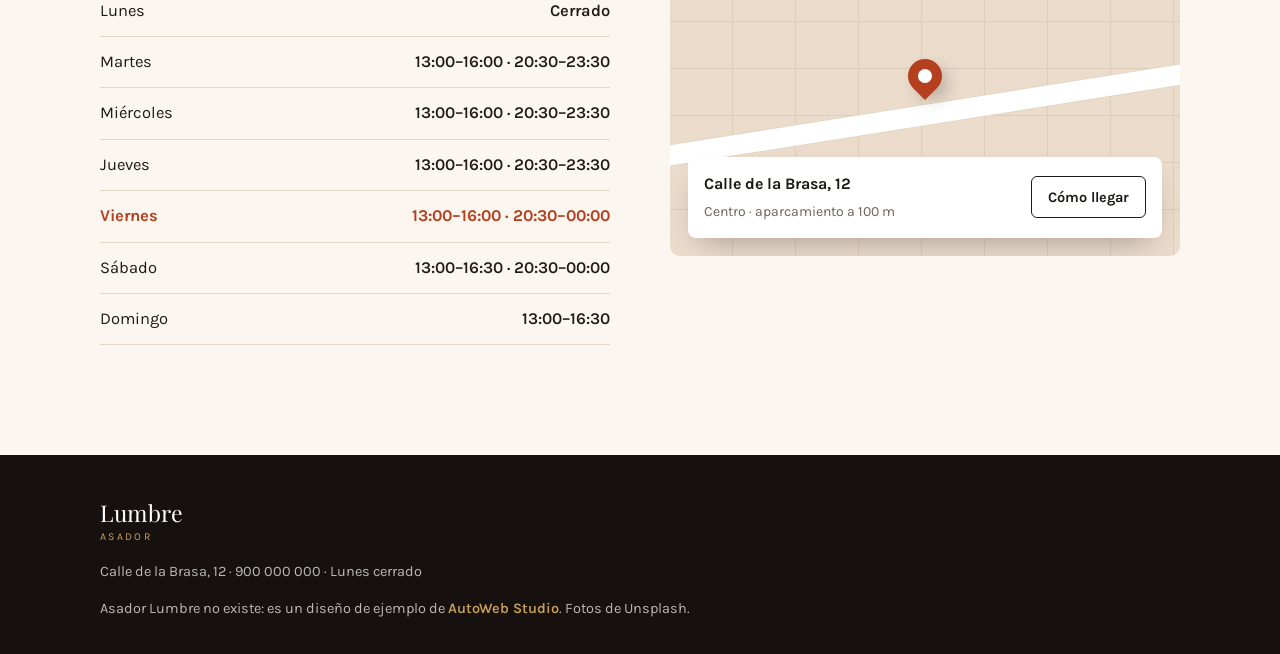
<file: ejemplos/restaurante/index.html>
<!DOCTYPE html>
<html lang="es">
<head>
    <meta charset="UTF-8">
    <meta name="viewport" content="width=device-width, initial-scale=1, viewport-fit=cover">
    <title>Asador Lumbre · Diseño de ejemplo de AutoWeb Studio</title>
    <meta name="description" content="Diseño de ejemplo de una web para restaurante, hecho por AutoWeb Studio. El negocio es ficticio.">
    <meta name="robots" content="noindex">
    <meta name="theme-color" content="#16110E">
    <link rel="icon" type="image/png" href="../../favicon.png">
    <link rel="preconnect" href="https://fonts.googleapis.com">
    <link rel="preconnect" href="https://fonts.gstatic.com" crossorigin>
    <link href="https://fonts.googleapis.com/css2?family=Playfair+Display:ital,wght@0,500;0,600;1,500&family=Karla:wght@400;500;600;700&family=Inter:wght@500;600&family=Inter+Tight:wght@600&display=swap" rel="stylesheet">
    <link rel="stylesheet" href="../demo.css">
    <style>
        :root { --cream: #F5EEE3; --paper: #FBF7F0; --ink: #1E1A17; --soft: #6B6259; --line: #E2D7C6; --ember: #B4401F; --ember-d: #963317; --night: #16110E; --gold: #C9A15B; --serif: 'Playfair Display', Georgia, serif; --sans: 'Karla', system-ui, sans-serif; --ease: cubic-bezier(0.22, 1, 0.36, 1); }
        * { box-sizing: border-box; margin: 0; padding: 0; }
        html { scroll-behavior: smooth; -webkit-text-size-adjust: 100%; }
        body { background: var(--cream); color: var(--ink); font-family: var(--sans); font-size: 17px; line-height: 1.6; -webkit-font-smoothing: antialiased; -webkit-tap-highlight-color: transparent; padding-bottom: 76px; }
        img { display: block; max-width: 100%; }
        a { color: inherit; text-decoration: none; }
        button, input, select { font: inherit; color: inherit; }
        .wrap { max-width: 1120px; margin: 0 auto; padding: 0 20px; }
        h1, h2, h3 { font-family: var(--serif); font-weight: 500; line-height: 1.05; letter-spacing: -0.015em; }
        h2 { font-size: clamp(34px, 6.4vw, 54px); }
        h2 em { font-style: italic; color: var(--ember); }
        .kicker { font-size: 13px; font-weight: 700; letter-spacing: 0.14em; text-transform: uppercase; color: var(--ember); display: block; margin-bottom: 14px; }
        .btn { display: inline-flex; align-items: center; justify-content: center; gap: 9px; min-height: 52px; padding: 0 26px; border-radius: 6px; font-weight: 700; font-size: 16px; border: 1.5px solid transparent; cursor: pointer; transition: background-color .25s ease, color .25s ease, transform .15s ease, border-color .25s ease; }
        .btn:active { transform: scale(0.97); }
        .btn-ember { background: var(--ember); color: #fff; }
        .btn-ghost { border-color: rgba(255,255,255,0.55); color: #fff; }
        .btn-line { border-color: var(--ink); }
        @media (hover: hover) { .btn-ember:hover { background: var(--ember-d); } .btn-ghost:hover { background: #fff; color: var(--night); } .btn-line:hover { background: var(--ink); color: var(--cream); } }
        .rv { opacity: 0; transform: translateY(26px); transition: opacity .8s var(--ease), transform .8s var(--ease); }
        .rv.in { opacity: 1; transform: none; }

        /* Cabecera */
        .top { position: sticky; top: 0; z-index: 40; background: rgba(22,17,14,0.92); backdrop-filter: blur(10px); -webkit-backdrop-filter: blur(10px); color: #fff; }
        .top .wrap { display: flex; align-items: center; justify-content: space-between; height: 62px; }
        .logo { font-family: var(--serif); font-size: 23px; letter-spacing: 0.01em; }
        .logo small { font-family: var(--sans); font-size: 10.5px; letter-spacing: 0.22em; text-transform: uppercase; color: var(--gold); display: block; margin-top: -3px; }
        .nav { display: none; gap: 30px; font-size: 15px; font-weight: 500; color: rgba(255,255,255,0.8); }
        .top .btn { min-height: 40px; padding: 0 16px; font-size: 14.5px; }

        /* Portada */
        .hero { position: relative; color: #fff; background: var(--night); min-height: min(86svh, 760px); display: flex; align-items: flex-end; overflow: hidden; }
        .hero img.bg { position: absolute; inset: 0; width: 100%; height: 100%; object-fit: cover; object-position: 92% 60%; animation: acerca 18s ease-out forwards; }
        @keyframes acerca { from { transform: scale(1.12); } to { transform: scale(1); } }
        .hero::after { content: ""; position: absolute; inset: 0; background: linear-gradient(180deg, rgba(22,17,14,0.35) 0%, rgba(22,17,14,0.3) 30%, rgba(22,17,14,0.94) 78%); }
        .hero .wrap { position: relative; z-index: 2; width: 100%; padding-top: 120px; padding-bottom: 44px; }
        .estado { display: inline-flex; align-items: center; gap: 9px; font-size: 14px; font-weight: 600; background: rgba(22,17,14,0.6); border: 1px solid rgba(255,255,255,0.22); border-radius: 999px; padding: 7px 14px; margin-bottom: 20px; backdrop-filter: blur(6px); -webkit-backdrop-filter: blur(6px); }
        .estado i { width: 8px; height: 8px; border-radius: 50%; background: #5BD08A; }
        .estado.cerrado i { background: #E0A04A; }
        .hero h1 { font-size: clamp(50px, 12vw, 104px); letter-spacing: -0.025em; }
        .hero h1 em { font-style: italic; color: var(--gold); }
        .hero p { font-size: clamp(17px, 2.6vw, 21px); color: rgba(255,255,255,0.86); max-width: 30em; margin: 16px 0 28px; }
        .hero .cta { display: flex; flex-wrap: wrap; gap: 12px; }
        .datos { display: grid; grid-template-columns: repeat(3, minmax(0, 1fr)); margin-top: 38px; border-top: 1px solid rgba(255,255,255,0.22); }
        .datos div { padding: 16px 0 0; font-size: 13.5px; color: rgba(255,255,255,0.72); }
        .datos div + div { padding-left: 16px; border-left: 1px solid rgba(255,255,255,0.22); }
        .datos b { display: block; font-family: var(--serif); font-weight: 500; font-size: 18px; color: #fff; line-height: 1.2; margin-bottom: 3px; }
        .datos div { line-height: 1.35; }

        section { padding: 76px 0; }
        .head { max-width: 640px; margin-bottom: 38px; }
        .head p { color: var(--soft); margin-top: 14px; }

        /* Platos de la casa */
        .platos { display: grid; gap: 16px; }
        .plato { position: relative; border-radius: 10px; overflow: hidden; background: var(--night); color: #fff; aspect-ratio: 4 / 3; }
        .plato img { width: 100%; height: 100%; object-fit: cover; transition: transform 1.2s var(--ease); }
        .plato::after { content: ""; position: absolute; inset: 0; background: linear-gradient(180deg, transparent 40%, rgba(22,17,14,0.88)); }
        .plato div { position: absolute; left: 18px; right: 18px; bottom: 16px; z-index: 2; display: flex; justify-content: space-between; align-items: flex-end; gap: 12px; }
        .plato h3 { font-size: 24px; }
        .plato span { font-size: 14px; color: rgba(255,255,255,0.78); display: block; margin-top: 3px; }
        .plato b { font-family: var(--serif); font-weight: 500; font-size: 24px; color: var(--gold); white-space: nowrap; }
        @media (hover: hover) { .plato:hover img { transform: scale(1.06); } }

        /* Carta */
        .carta { background: var(--paper); border-top: 1px solid var(--line); border-bottom: 1px solid var(--line); }
        .tabs { display: flex; gap: 8px; overflow-x: auto; margin: 0 -20px 26px; padding: 0 20px 4px; scrollbar-width: none; }
        .tabs::-webkit-scrollbar { display: none; }
        .tab { flex-shrink: 0; min-height: 44px; padding: 0 18px; border-radius: 999px; border: 1.5px solid var(--line); background: transparent; font-weight: 600; font-size: 15.5px; cursor: pointer; transition: background-color .25s ease, color .25s ease, border-color .25s ease; }
        .tab[aria-selected="true"] { background: var(--ink); border-color: var(--ink); color: var(--cream); }
        .lista { display: none; }
        .lista.on { display: grid; gap: 0 56px; animation: entra .45s var(--ease); }
        @keyframes entra { from { opacity: 0; transform: translateY(10px); } }
        .item { display: grid; grid-template-columns: 1fr auto; gap: 4px 18px; padding: 17px 0; border-bottom: 1px dashed #D5C8B4; }
        .item h3 { font-family: var(--sans); font-weight: 700; font-size: 17.5px; letter-spacing: 0; line-height: 1.3; }
        .item h3 i { font-style: normal; font-size: 11px; font-weight: 700; letter-spacing: 0.08em; text-transform: uppercase; color: var(--ember); border: 1px solid currentColor; border-radius: 4px; padding: 1px 6px; margin-left: 8px; vertical-align: 2px; }
        .item b { font-family: var(--serif); font-weight: 500; font-size: 20px; }
        .item p { grid-column: 1; color: var(--soft); font-size: 15.5px; line-height: 1.45; }
        .nota { font-size: 14px; color: var(--soft); margin-top: 22px; }

        /* Reserva */
        .reserva { background: var(--night); color: #fff; position: relative; overflow: hidden; }
        .reserva .fondo { position: absolute; inset: 0; width: 100%; height: 100%; object-fit: cover; opacity: 0.22; }
        .reserva .wrap { position: relative; display: grid; gap: 34px; }
        .reserva h2 em { color: var(--gold); }
        .reserva .head p { color: rgba(255,255,255,0.75); }
        .form { background: var(--cream); color: var(--ink); border-radius: 12px; padding: 24px; display: grid; gap: 16px; }
        .form label { display: grid; gap: 6px; font-size: 13.5px; font-weight: 700; letter-spacing: 0.04em; text-transform: uppercase; color: var(--soft); }
        .form input, .form select { min-height: 50px; border: 1.5px solid var(--line); border-radius: 6px; background: #fff; padding: 0 14px; font-size: 16px; font-weight: 500; text-transform: none; letter-spacing: 0; color: var(--ink); width: 100%; }
        .form input:focus, .form select:focus { outline: 2px solid var(--ember); outline-offset: 1px; }
        .dos { display: grid; grid-template-columns: 1fr 1fr; gap: 12px; }
        .form small { font-size: 14px; color: var(--soft); text-align: center; }
        .form .btn { width: 100%; }

        /* La casa */
        .casa .wrap { display: grid; gap: 30px; align-items: center; }
        .casa img { border-radius: 10px; aspect-ratio: 4 / 3; object-fit: cover; width: 100%; }
        .casa p { color: var(--soft); margin-top: 16px; }
        .firmas { display: grid; grid-template-columns: repeat(3, minmax(0, 1fr)); gap: 12px; margin-top: 26px; }
        .firmas div { border-top: 2px solid var(--ember); padding-top: 12px; font-size: 14.5px; color: var(--soft); line-height: 1.4; }
        .firmas b { display: block; font-family: var(--serif); font-weight: 500; font-size: 26px; color: var(--ink); }

        /* Opiniones */
        .opis { display: grid; gap: 16px; }
        .opi { background: var(--paper); border: 1px solid var(--line); border-radius: 10px; padding: 24px; }
        .opi .st { color: var(--gold); letter-spacing: 3px; font-size: 16px; }
        .opi p { font-family: var(--serif); font-style: italic; font-size: 20px; line-height: 1.4; margin: 12px 0 16px; }
        .opi span { font-size: 14px; color: var(--soft); }
        .aviso { font-size: 13.5px; color: var(--soft); margin-top: 18px; }

        /* Dónde */
        .donde { background: var(--paper); border-top: 1px solid var(--line); }
        .donde .wrap { display: grid; gap: 30px; }
        .horas { width: 100%; border-collapse: collapse; margin-top: 8px; }
        .horas td { padding: 12px 0; border-bottom: 1px solid var(--line); font-size: 16.5px; }
        .horas td:last-child { text-align: right; font-weight: 600; }
        .horas tr.hoy td { color: var(--ember); font-weight: 700; }
        .mapa { border-radius: 10px; min-height: 280px; background: linear-gradient(0deg, rgba(180,64,31,0.07), rgba(180,64,31,0.07)), repeating-linear-gradient(0deg, transparent 0 46px, #E2D7C6 46px 47px), repeating-linear-gradient(90deg, transparent 0 62px, #E2D7C6 62px 63px), #F0E7D8; position: relative; display: flex; align-items: flex-end; padding: 18px; overflow: hidden; }
        .mapa::before { content: ""; position: absolute; left: -10%; right: -10%; top: 46%; height: 20px; background: #fff; transform: rotate(-9deg); box-shadow: 0 0 0 1px #E2D7C6; }
        .pin { position: absolute; left: 50%; top: 42%; width: 34px; height: 34px; margin: -34px 0 0 -17px; background: var(--ember); border-radius: 50% 50% 50% 0; transform: rotate(-45deg); box-shadow: 0 10px 20px -6px rgba(0,0,0,0.4); }
        .pin::after { content: ""; position: absolute; inset: 10px; border-radius: 50%; background: #fff; }
        .mapa .tarjeta { position: relative; background: #fff; border-radius: 8px; padding: 14px 16px; box-shadow: 0 14px 30px -12px rgba(0,0,0,0.3); width: 100%; display: flex; justify-content: space-between; align-items: center; gap: 12px; }
        .mapa .tarjeta b { display: block; font-size: 16px; }
        .mapa .tarjeta span { font-size: 14px; color: var(--soft); }
        .mapa .btn { min-height: 42px; padding: 0 16px; font-size: 14.5px; flex-shrink: 0; }

        footer { background: var(--night); color: rgba(255,255,255,0.7); padding: 40px 0 34px; font-size: 14.5px; }
        footer .wrap { display: grid; gap: 14px; }
        footer .logo { color: #fff; }
        footer a.aw { color: var(--gold); font-weight: 600; }

        /* Barra fija en el móvil */
        .barra { position: fixed; left: 0; right: 0; bottom: 0; z-index: 50; display: grid; grid-template-columns: 1fr 1.6fr; gap: 10px; padding: 10px 14px calc(10px + env(safe-area-inset-bottom)); background: rgba(245,238,227,0.94); backdrop-filter: blur(12px); -webkit-backdrop-filter: blur(12px); border-top: 1px solid var(--line); }
        .barra .btn { min-height: 50px; padding: 0 12px; }

        @media (min-width: 720px) {
            body { padding-bottom: 0; }
            .barra { display: none; }
            .nav { display: flex; }
            .platos { grid-template-columns: 1.3fr 1fr 1fr; }
            .plato { aspect-ratio: auto; height: 420px; }
            .lista.on { grid-template-columns: 1fr 1fr; }
            .tabs { margin: 0 0 30px; padding: 0; }
            .reserva .wrap { grid-template-columns: 1fr 0.9fr; align-items: center; gap: 60px; }
            .casa .wrap { grid-template-columns: 1fr 1fr; gap: 60px; }
            .opis { grid-template-columns: repeat(3, 1fr); }
            .donde .wrap { grid-template-columns: 1fr 1fr; gap: 60px; align-items: center; }
            section { padding: 110px 0; }
            .hero .wrap { padding-bottom: 60px; }
            .datos { max-width: 620px; }
        }
        @media (prefers-reduced-motion: reduce) { *, *::before, *::after { animation: none !important; transition: none !important; } .rv { opacity: 1; transform: none; } html { scroll-behavior: auto; } }
    </style>
</head>
<body data-demo="restaurante">

<div class="demo-bar">
    <a class="back" href="../../#trabajos"><img src="../../logo-aw.png" alt=""><span><b>Diseño de ejemplo</b><i> · negocio ficticio · AutoWeb Studio</i></span></a>
    <a class="want" data-pedir target="_blank" rel="noopener">Quiero una así</a>
</div>

<header class="top">
    <div class="wrap">
        <a href="#" class="logo">Lumbre<small>Asador</small></a>
        <nav class="nav" aria-label="Secciones"><a href="#carta">Carta</a><a href="#casa">La casa</a><a href="#donde">Horario y ubicación</a></nav>
        <a class="btn btn-ember" href="#reserva">Reservar</a>
    </div>
</header>

<main>
<section class="hero" style="padding:0">
    <img class="bg" src="../img/r-plato.jpg" alt="Chuletón a la brasa con patatas" width="1400" height="933" fetchpriority="high">
    <div class="wrap">
        <span class="estado" id="estado"><i></i><span>Hoy: 13:00–16:00 y 20:30–23:30</span></span>
        <h1>Carne a la brasa, <em>sin prisa.</em></h1>
        <p>Vaca madurada, leña de encina y producto de temporada. Asador familiar en el centro desde 1998.</p>
        <div class="cta">
            <a class="btn btn-ember" href="#reserva">Reservar mesa</a>
            <a class="btn btn-ghost" href="#carta">Ver la carta</a>
        </div>
        <div class="datos">
            <div><b>45 días</b>de maduración</div>
            <div><b>Leña de encina</b>en cada servicio</div>
            <div><b>Menú del día</b>16,50 € entre semana</div>
        </div>
    </div>
</section>

<section>
    <div class="wrap">
        <div class="head rv"><span class="kicker">Lo que más se pide</span><h2>Tres platos que <em>explican la casa.</em></h2></div>
        <div class="platos">
            <a class="plato rv" href="#carta"><img src="../img/r-hero.jpg" alt="Chuletón recién cortado sobre tabla de madera" loading="lazy" width="1400" height="788"><div><h3>Chuletón de vaca<span>Madurado 45 días · para compartir</span></h3><b>68 €/kg</b></div></a>
            <a class="plato rv" href="#carta"><img src="../img/r-costillar.jpg" alt="Costillar asado con tomate" loading="lazy" width="900" height="601"><div><h3>Costillar a baja temperatura<span>Doce horas y golpe de brasa</span></h3><b>21 €</b></div></a>
            <a class="plato rv" href="#carta"><img src="../img/r-ensalada.jpg" alt="Ensalada de temporada" loading="lazy" width="900" height="900"><div><h3>Ensalada de la huerta<span>Lo que haya esa semana</span></h3><b>11 €</b></div></a>
        </div>
    </div>
</section>

<section class="carta" id="carta">
    <div class="wrap">
        <div class="head rv"><span class="kicker">La carta</span><h2>Corta, y <em>toda a la brasa.</em></h2><p>Precios con IVA incluido. Pregúntanos por los alérgenos: te los explicamos plato a plato.</p></div>
        <div class="tabs" role="tablist" aria-label="Partes de la carta">
            <button class="tab" role="tab" aria-selected="true" data-t="entrantes">Para empezar</button>
            <button class="tab" role="tab" aria-selected="false" data-t="brasa">De la brasa</button>
            <button class="tab" role="tab" aria-selected="false" data-t="postres">Postres</button>
            <button class="tab" role="tab" aria-selected="false" data-t="bodega">Bodega</button>
        </div>
        <div class="lista on" id="t-entrantes">
            <div class="item"><h3>Croquetas de cecina<i>De la casa</i></h3><b>9,50 €</b><p>Seis unidades, cremosas, con bechamel de leche fresca.</p></div>
            <div class="item"><h3>Pimientos asados a la leña</h3><b>10 €</b><p>Pelados a mano, con ajo laminado y aceite de oliva virgen.</p></div>
            <div class="item"><h3>Chorizo criollo a la brasa</h3><b>8,50 €</b><p>Con chimichurri de la casa y pan de hogaza.</p></div>
            <div class="item"><h3>Ensalada de la huerta</h3><b>11 €</b><p>Hoja verde, tomate de temporada y cebolla dulce.</p></div>
            <div class="item"><h3>Puerros a la brasa</h3><b>12 €</b><p>Con salsa romesco y avellana tostada.</p></div>
            <div class="item"><h3>Tabla de quesos</h3><b>14 €</b><p>Tres quesos de pastor, membrillo y nueces.</p></div>
        </div>
        <div class="lista" id="t-brasa">
            <div class="item"><h3>Chuletón de vaca madurada<i>Para compartir</i></h3><b>68 €/kg</b><p>45 días de maduración. Se sirve trinchado, con piedra caliente.</p></div>
            <div class="item"><h3>Entrecot de ternera</h3><b>24 €</b><p>350 gramos, con patatas fritas en aceite de oliva.</p></div>
            <div class="item"><h3>Costillar a baja temperatura</h3><b>21 €</b><p>Doce horas de cocción y acabado a la brasa.</p></div>
            <div class="item"><h3>Presa ibérica</h3><b>22 €</b><p>Con pimientos asados y sal en escamas.</p></div>
            <div class="item"><h3>Lubina a la brasa</h3><b>23 €</b><p>Entera, abierta a la espalda, con refrito de ajo.</p></div>
            <div class="item"><h3>Verduras de temporada</h3><b>15 €</b><p>Parrillada vegetal con aceite de hierbas.</p></div>
        </div>
        <div class="lista" id="t-postres">
            <div class="item"><h3>Tarta de queso al horno<i>De la casa</i></h3><b>7 €</b><p>Cremosa por dentro, tostada por fuera.</p></div>
            <div class="item"><h3>Torrija caramelizada</h3><b>7,50 €</b><p>Con helado de leche merengada.</p></div>
            <div class="item"><h3>Piña a la brasa</h3><b>6,50 €</b><p>Con ron añejo y helado de vainilla.</p></div>
            <div class="item"><h3>Helados artesanos</h3><b>5 €</b><p>Dos bolas: vainilla, chocolate o avellana.</p></div>
        </div>
        <div class="lista" id="t-bodega">
            <div class="item"><h3>Tinto de la casa</h3><b>3,50 € copa</b><p>Tempranillo joven. Botella, 16 €.</p></div>
            <div class="item"><h3>Crianza de Ribera</h3><b>26 €</b><p>Doce meses en barrica. Va con todo lo de la brasa.</p></div>
            <div class="item"><h3>Reserva de Rioja</h3><b>34 €</b><p>Para el chuletón.</p></div>
            <div class="item"><h3>Blanco verdejo</h3><b>18 €</b><p>Fresco, para los entrantes y el pescado.</p></div>
        </div>
        <p class="nota">Menú del día, de martes a viernes al mediodía: primero, segundo, postre y bebida por 16,50 €.</p>
    </div>
</section>

<section class="reserva" id="reserva">
    <img class="fondo" src="../img/r-mesa.jpg" alt="" loading="lazy" width="1000" height="666">
    <div class="wrap">
        <div class="head rv" style="margin:0"><span class="kicker" style="color:var(--gold)">Reservas</span><h2>Tu mesa, <em>en medio minuto.</em></h2><p>Elige día, hora y cuántos sois. Te confirmamos por WhatsApp en cuanto lo vemos.</p></div>
        <form class="form rv" id="form" novalidate>
            <div class="dos">
                <label>Día<input type="date" id="f-dia" required></label>
                <label>Hora<select id="f-hora"><option>13:30</option><option>14:00</option><option>14:30</option><option>15:00</option><option selected>21:00</option><option>21:30</option><option>22:00</option></select></label>
            </div>
            <div class="dos">
                <label>Personas<select id="f-pers"><option>1</option><option selected>2</option><option>3</option><option>4</option><option>5</option><option>6</option><option>7</option><option>8 o más</option></select></label>
                <label>Nombre<input type="text" id="f-nombre" placeholder="Tu nombre" autocomplete="given-name"></label>
            </div>
            <button class="btn btn-ember" type="submit">Reservar por WhatsApp</button>
            <small>Para grupos de más de ocho, mejor llámanos.</small>
        </form>
    </div>
</section>

<section class="casa" id="casa">
    <div class="wrap">
        <img class="rv" src="../img/r-sala.jpg" alt="Comedor del restaurante" loading="lazy" width="1200" height="800">
        <div class="rv">
            <span class="kicker">La casa</span>
            <h2>Dos generaciones <em>delante del fuego.</em></h2>
            <p>Empezó como una casa de comidas con una parrilla en el patio. Hoy seguimos haciendo lo mismo: comprar buena carne, dejarla madurar el tiempo que pide y asarla con leña, sin esconderla debajo de nada.</p>
            <div class="firmas">
                <div><b>1998</b>el año en que abrimos</div>
                <div><b>60</b>plazas en el comedor</div>
                <div><b>Terraza</b>abierta de mayo a octubre</div>
            </div>
        </div>
    </div>
</section>

<section style="padding-top:0">
    <div class="wrap">
        <div class="head rv"><span class="kicker">Opiniones</span><h2>Lo que dicen <em>al salir.</em></h2></div>
        <div class="opis">
            <div class="opi rv"><div class="st">★★★★★</div><p>«El chuletón, en su punto. Y te explican la carne sin darte una charla.»</p><span>Opinión de ejemplo</span></div>
            <div class="opi rv"><div class="st">★★★★★</div><p>«Reservé por WhatsApp en un minuto y a la media hora ya tenía la mesa confirmada.»</p><span>Opinión de ejemplo</span></div>
            <div class="opi rv"><div class="st">★★★★★</div><p>«Vinimos por la brasa y volvimos por la tarta de queso.»</p><span>Opinión de ejemplo</span></div>
        </div>
        <p class="aviso">En tu web irían las opiniones reales de tus clientes, enlazadas con tu ficha de Google.</p>
    </div>
</section>

<section class="donde" id="donde">
    <div class="wrap">
        <div class="rv">
            <span class="kicker">Horario</span>
            <h2>Cuándo <em>venir.</em></h2>
            <table class="horas" id="horas">
                <tr data-d="1"><td>Lunes</td><td>Cerrado</td></tr>
                <tr data-d="2"><td>Martes</td><td>13:00–16:00 · 20:30–23:30</td></tr>
                <tr data-d="3"><td>Miércoles</td><td>13:00–16:00 · 20:30–23:30</td></tr>
                <tr data-d="4"><td>Jueves</td><td>13:00–16:00 · 20:30–23:30</td></tr>
                <tr data-d="5"><td>Viernes</td><td>13:00–16:00 · 20:30–00:00</td></tr>
                <tr data-d="6"><td>Sábado</td><td>13:00–16:30 · 20:30–00:00</td></tr>
                <tr data-d="0"><td>Domingo</td><td>13:00–16:30</td></tr>
            </table>
        </div>
        <div class="mapa rv">
            <div class="pin"></div>
            <div class="tarjeta"><div><b>Calle de la Brasa, 12</b><span>Centro · aparcamiento a 100 m</span></div><a class="btn btn-line" href="#" data-mapa>Cómo llegar</a></div>
        </div>
    </div>
</section>
</main>

<footer>
    <div class="wrap">
        <span class="logo">Lumbre<small>Asador</small></span>
        <span>Calle de la Brasa, 12 · 900 000 000 · Lunes cerrado</span>
        <span>Asador Lumbre no existe: es un diseño de ejemplo de <a class="aw" href="../../">AutoWeb Studio</a>. Fotos de Unsplash.</span>
    </div>
</footer>

<div class="barra">
    <a class="btn btn-line" href="#" data-tel>Llamar</a>
    <a class="btn btn-ember" href="#reserva">Reservar mesa</a>
</div>

<script src="../demo.js"></script>
<script>
(function () {
    // Pestañas de la carta
    var tabs = document.querySelectorAll('.tab');
    tabs.forEach(function (t) {
        t.addEventListener('click', function () {
            tabs.forEach(function (x) { x.setAttribute('aria-selected', x === t ? 'true' : 'false'); });
            document.querySelectorAll('.lista').forEach(function (l) { l.classList.toggle('on', l.id === 't-' + t.dataset.t); });
        });
    });

    // Estado de hoy: abierto o cerrado según la hora del visitante
    var H = { 0: [[13, 16.5]], 1: [], 2: [[13, 16], [20.5, 23.5]], 3: [[13, 16], [20.5, 23.5]], 4: [[13, 16], [20.5, 23.5]], 5: [[13, 16], [20.5, 24]], 6: [[13, 16.5], [20.5, 24]] };
    function hhmm(x) { var h = Math.floor(x) % 24, m = Math.round((x - Math.floor(x)) * 60); return (h < 10 ? '0' : '') + h + ':' + (m < 10 ? '0' : '') + m; }
    var n = new Date(), d = n.getDay(), ahora = n.getHours() + n.getMinutes() / 60, tramos = H[d];
    var el = document.getElementById('estado'), txt = el.querySelector('span');
    var abierto = tramos.filter(function (t) { return ahora >= t[0] && ahora < t[1]; })[0];
    var luego = tramos.filter(function (t) { return ahora < t[0]; })[0];
    if (abierto) txt.textContent = 'Abierto ahora · hasta las ' + hhmm(abierto[1]);
    else { el.classList.add('cerrado'); txt.textContent = luego ? 'Cerrado ahora · abrimos a las ' + hhmm(luego[0]) : (tramos.length ? 'Cerrado por hoy' : 'Hoy cerramos por descanso'); }
    var fila = document.querySelector('#horas tr[data-d="' + d + '"]');
    if (fila) fila.classList.add('hoy');

    // Reserva: monta el mensaje de WhatsApp
    var dia = document.getElementById('f-dia');
    var iso = function (x) { return x.getFullYear() + '-' + ('0' + (x.getMonth() + 1)).slice(-2) + '-' + ('0' + x.getDate()).slice(-2); };
    dia.min = iso(n); dia.value = iso(n);
    document.getElementById('form').addEventListener('submit', function (e) {
        e.preventDefault();
        var f = dia.value ? new Date(dia.value + 'T12:00:00') : n;
        var cuando = f.toLocaleDateString('es-ES', { weekday: 'long', day: 'numeric', month: 'long' });
        var pers = document.getElementById('f-pers').value, nom = document.getElementById('f-nombre').value.trim();
        var msg = 'Hola, quiero reservar mesa para ' + pers + (pers === '1' ? ' persona' : ' personas') + ' el ' + cuando + ' a las ' + document.getElementById('f-hora').value + (nom ? ', a nombre de ' + nom : '') + '.';
        window.demoAbrir('En tu web, la reserva te llega por WhatsApp', 'El cliente elige día, hora y personas, y a ti te llega este mensaje ya escrito:', msg);
    });
})();
</script>
</body>
</html>
</file>
<file: ejemplos/demo.css>
/* Piezas comunes de los diseños de ejemplo: cinta superior y ventana «así funcionaría» */
.demo-bar { position: relative; z-index: 60; background: #0B0B0C; color: #F2F0EB; font: 500 13px/1.3 'Inter', system-ui, sans-serif; display: flex; align-items: center; justify-content: space-between; gap: 12px; padding: 9px 16px; }
.demo-bar a.back { display: flex; align-items: center; gap: 9px; color: #F2F0EB; text-decoration: none; min-width: 0; }
.demo-bar img { width: 24px; height: 24px; flex-shrink: 0; }
.demo-bar span { color: #B3AFA7; white-space: nowrap; overflow: hidden; text-overflow: ellipsis; }
.demo-bar span b { color: #F2F0EB; font-weight: 600; }
.demo-bar a.want { flex-shrink: 0; background: #D4AF6A; color: #141210; text-decoration: none; font-weight: 600; padding: 7px 13px; border-radius: 999px; }
@media (max-width: 520px) { .demo-bar span i { display: none; } }

.demo-modal { position: fixed; inset: 0; z-index: 100; display: none; align-items: flex-end; justify-content: center; background: rgba(8,8,9,0.62); padding: 16px; font-family: 'Inter', system-ui, sans-serif; }
.demo-modal.on { display: flex; }
.demo-card { width: 100%; max-width: 420px; background: #141416; color: #F2F0EB; border: 1px solid #2A2A2F; border-radius: 22px; padding: 22px; box-shadow: 0 40px 90px -20px rgba(0,0,0,0.8); animation: sube .35s cubic-bezier(.22,1,.36,1); }
@keyframes sube { from { transform: translateY(24px); opacity: 0; } }
.demo-card small { display: block; color: #D4AF6A; font-size: 12.5px; font-weight: 600; margin-bottom: 8px; }
.demo-card h3 { font: 600 21px/1.2 'Inter Tight', 'Inter', sans-serif; letter-spacing: -0.02em; margin: 0 0 8px; color: #F2F0EB; }
.demo-card p { font-size: 14.5px; line-height: 1.5; color: #B3AFA7; margin: 0; }
.demo-bubble { margin: 14px 0 18px; background: #0E3B2E; color: #EAF7F0; border-radius: 16px 16px 4px 16px; padding: 11px 14px; font-size: 14.5px; line-height: 1.45; margin-left: 28px; }
.demo-bubble:empty { display: none; }
.demo-actions { display: grid; gap: 9px; margin-top: 16px; }
.demo-actions a, .demo-actions button { font: 600 15px/1 'Inter', sans-serif; border-radius: 999px; padding: 15px 18px; text-align: center; text-decoration: none; cursor: pointer; border: 1px solid #33333A; background: transparent; color: #F2F0EB; }
.demo-actions a { background: #F2F0EB; color: #0B0B0C; border-color: #F2F0EB; }
@media (min-width: 640px) { .demo-modal { align-items: center; } }
@media (prefers-reduced-motion: reduce) { .demo-card { animation: none; } }
</file>
